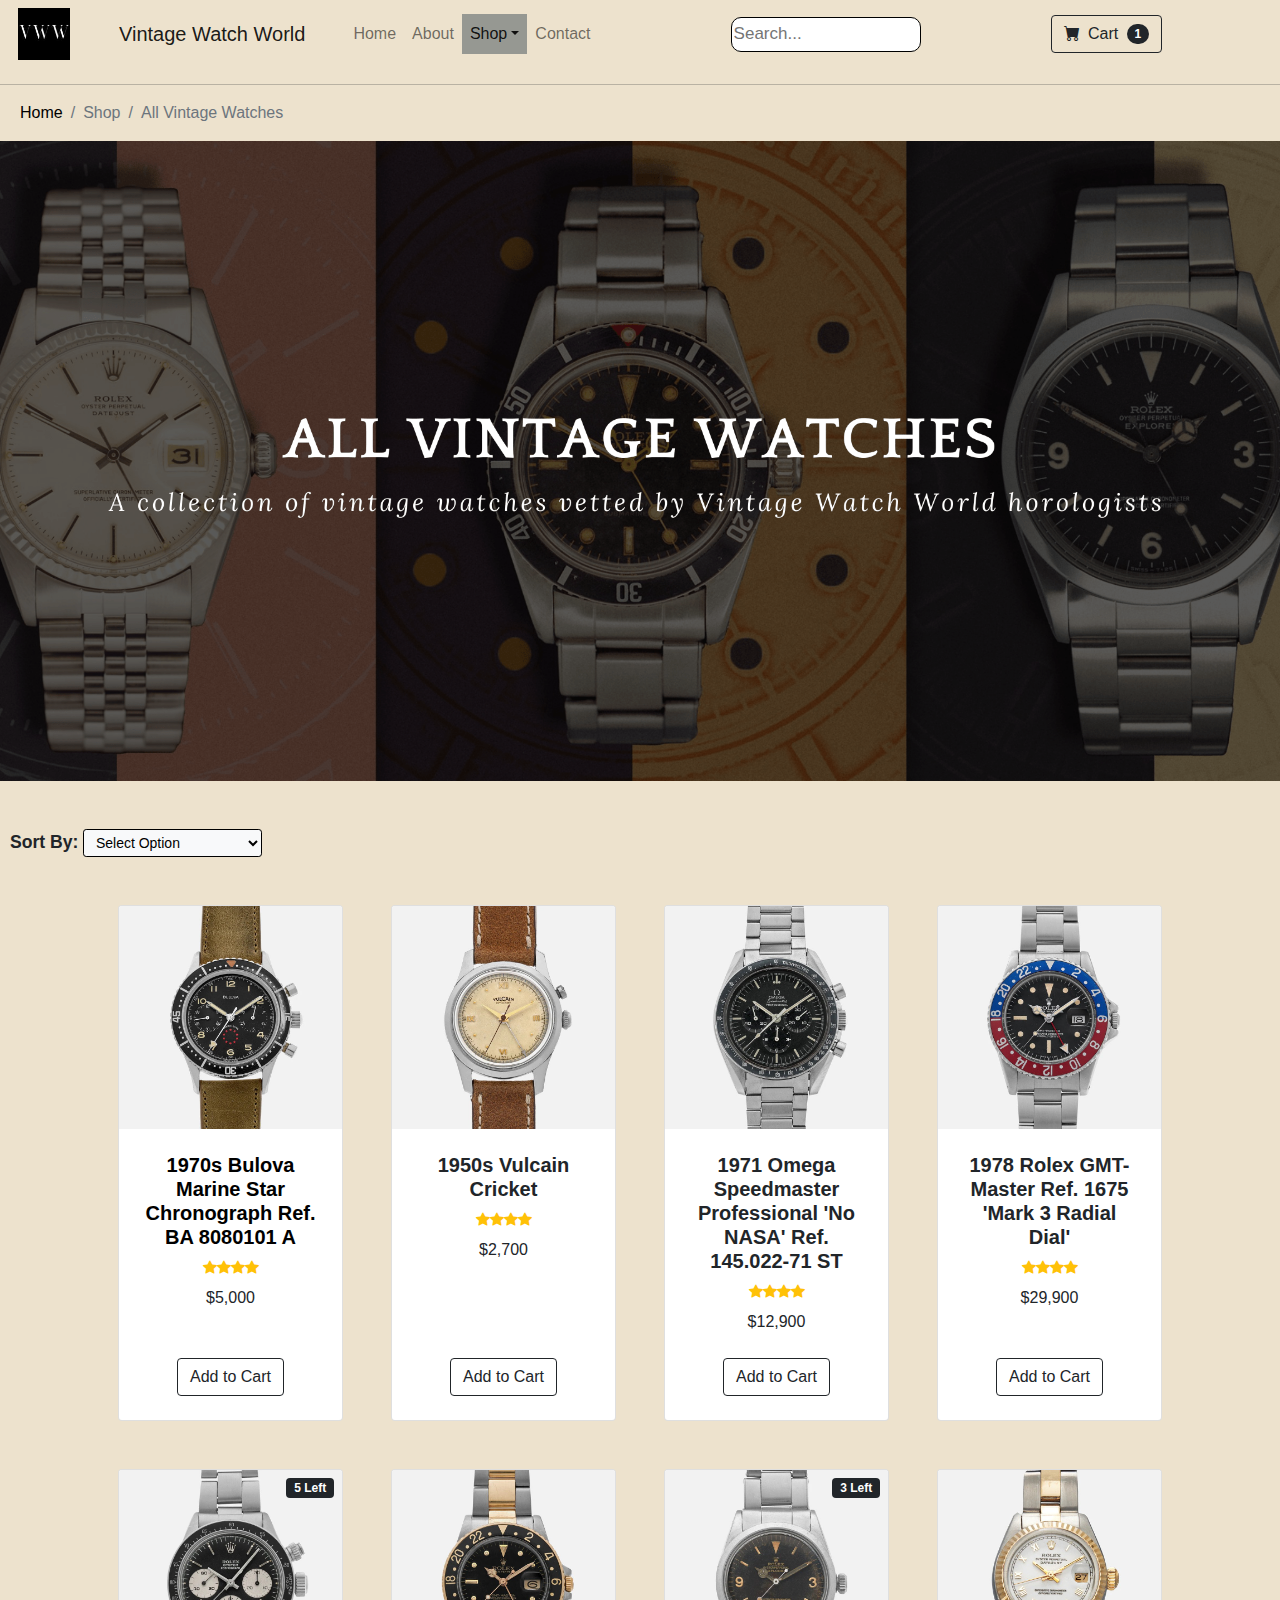
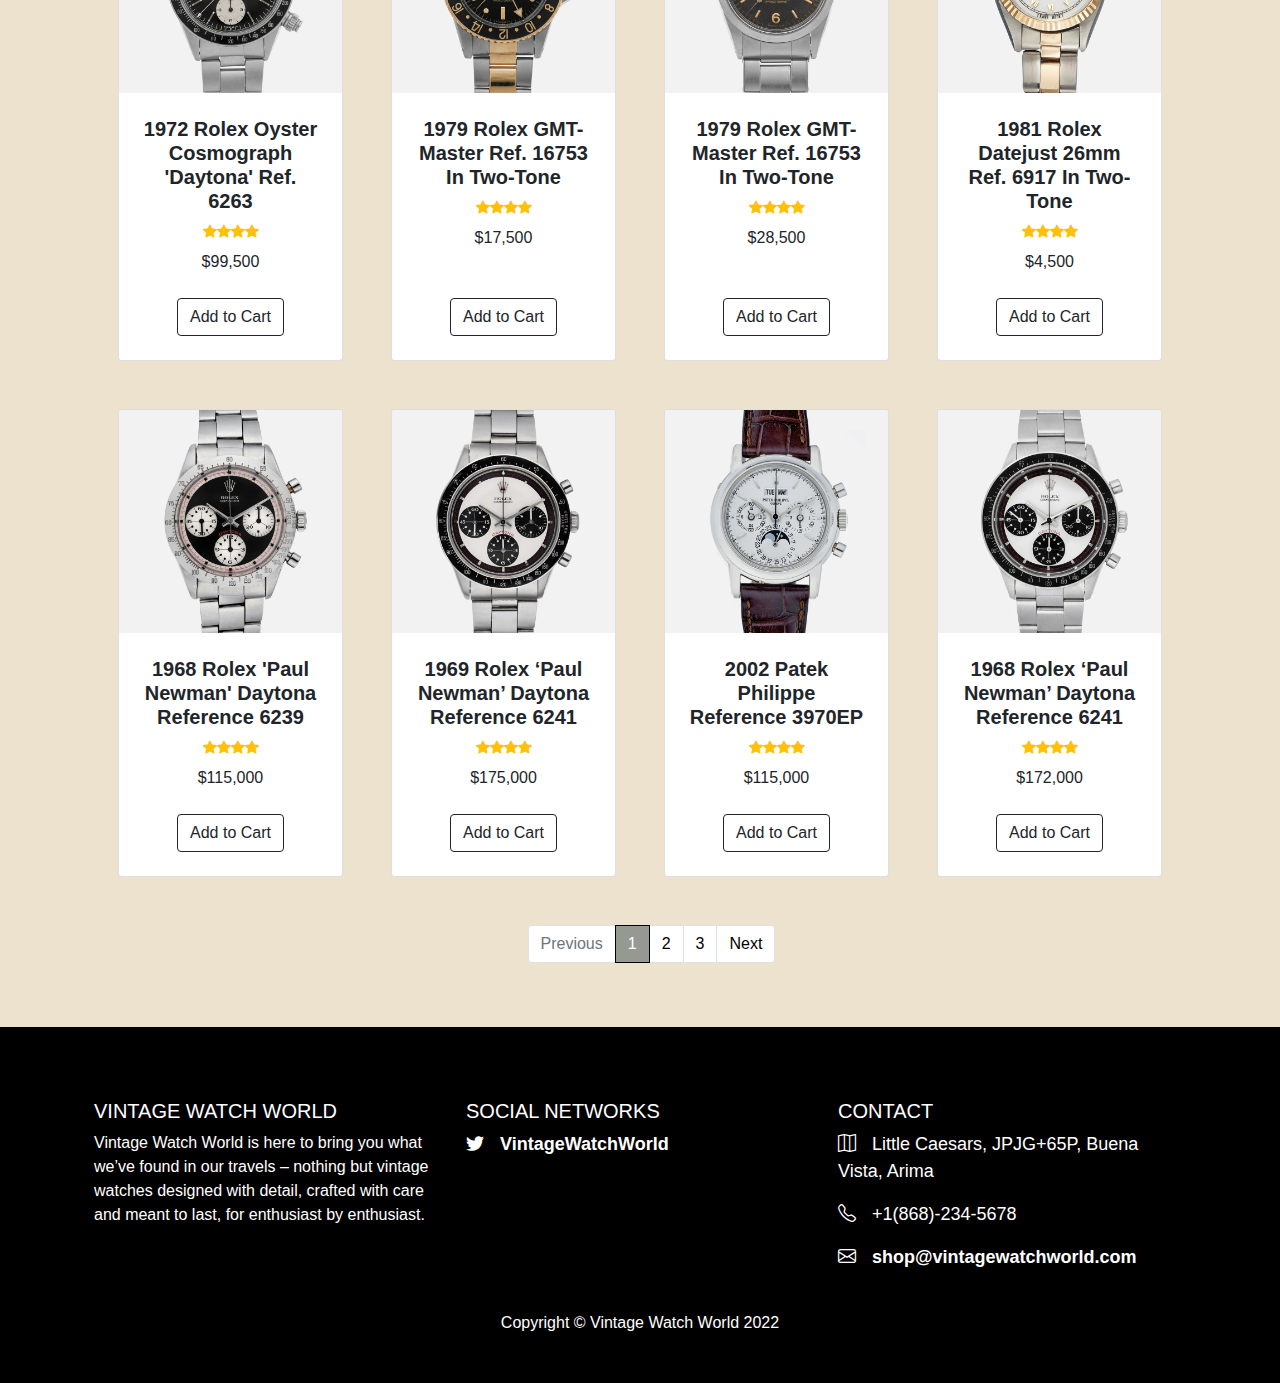
<file: allwatches.html>
<!DOCTYPE html>
<html lang="en">
    <head>
        <meta charset="utf-8" />
        <meta name="viewport" content="width=device-width, initial-scale=1, shrink-to-fit=no" />
        <meta name="description" content="A collection of vintage watches carefully vetted by the Vintage Watch World horologists." />
        <meta name="keywords" content="vintage watch world, vintage watches, vintage watches for sale, cool vintage watches, vintage watches for men, mens vintage watches, rolex vintage watches, seiko vintage watches, vulcain vintage watches, omega vintage watches, bulova vintage watches, patek philippe vintage watches, all vintage watches, vintage watch world all" />
        <title>Vintage Watch World - All Vintage Watches</title>
        <!-- Favicon-->
        <link rel="icon" type="image/x-icon" href="assets/favicon.ico" />
        <!-- Bootstrap icons-->
        <link href="https://cdn.jsdelivr.net/npm/bootstrap-icons@1.5.0/font/bootstrap-icons.css" rel="stylesheet" />
        <!-- Core theme CSS (includes Bootstrap)-->
        <link href="css/styles.css" rel="stylesheet" />
    </head>
    <body>
        <!-- Navigation-->
        <nav class="navbar navbar-expand-lg navbar-light bs-body-bg">
            <div class="container px-4 px-lg-5">
                <a href="index.html">
                <img class="logo" src="images/logo.jpg" alt="logo image" />
                </a>
                <a class="navbar-brand" href="index.html">Vintage Watch World</a>
                <button class="navbar-toggler" type="button" data-bs-toggle="collapse" data-bs-target="#navbarSupportedContent" aria-controls="navbarSupportedContent" aria-expanded="false" aria-label="Toggle navigation"><span class="navbar-toggler-icon"></span></button>
                <div class="collapse navbar-collapse" id="navbarSupportedContent">
                    <ul class="navbar-nav me-auto mb-2 mb-lg-0 ms-lg-4">
                        <li class="nav-item"><a class="nav-link" href="index.html">Home</a></li>
                        <li class="nav-item"><a class="nav-link" href="about.html">About</a></li>
                        <li class="nav-item dropdown">
                            <a class="nav-link dropdown-toggle active" id="navbarDropdown" href="#" role="button" data-bs-toggle="dropdown" aria-expanded="false">Shop</a>
                            <ul class="dropdown-menu" aria-labelledby="navbarDropdown">
                                <li><a class="dropdown-item active" aria-current="page" href="allwatches.html">All Vintage Watches</a></li>
                                <li><hr class="dropdown-divider" /></li>
                                <li><a class="dropdown-item" href="popularwatches.html">Popular Vintage Watches</a></li>
                            </ul>
                        <li class="nav-item"><a class="nav-link" href="contact.html">Contact</a></li>
                        </li>
                    </ul>
                    <form class="formsearch" role="search">
                      <input type="search" id="query" name="q"
                       placeholder="Search...">
                    </form>
                    <form class="d-flex" method="POST" action="cart.html">
                        <button class="btn btn-outline-dark" type="submit">
                            <i class="bi-cart-fill me-1"></i>
                            Cart
                            <span class="badge bg-dark text-white ms-1 rounded-pill">1</span>
                        </button>
                    </form>
                </div>
            </div>
        </nav>
        <hr />
        <!-- Header-->
        <header>
            <nav>
              <ol class="breadcrumb">
                <li class="breadcrumb-item"><a href="index.html">Home</a></li>
                <li class="breadcrumb-item active"><a>Shop</a></li>
                <li class="breadcrumb-item active" aria-current="page">All Vintage Watches</li>
              </ol>
            </nav>
            <img class="banner" src="images/allwatchesbanner.png" alt="Banner Image" />
        </header>
        <!-- Section 1-->
        <section class="py-5">
            <form class="spacer">
              <label for="sort">Sort By:</label>
              <select class="btn-light btn-sm" name="sort" id="sort">
                <option value=""selected="selected">Select Option</option>
                <option value="Price Lowest - Highest">Price Lowest - Highest</option>
                <option value="Price Highest - Lowest">Price Highest - Lowest</option>
                <option value="Newest">Newest</option>
                <option value="Sold">Sold</option>
              </select>
            </form>
            <div class="container px-4 px-lg-5 mt-5">
                <div class="row gx-4 gx-lg-5 row-cols-2 row-cols-md-3 row-cols-xl-4 justify-content-center">
                    <div class="col mb-5">
                        <div class="card h-100">
                            <!-- Product image-->
                            <a class="details" href="bulovamarinestardetails.html">
                              <img class="card-img-top" src="images/watch1.jpg" alt="1970s Bulova Marine Star Chronograph Ref. BA 8080101 A" />
                              <!-- Product details-->
                              <div class="card-body p-4">
                                <div class="text-center">
                                  <!-- Product name-->
                                  <h5 class="fw-bolder">1970s Bulova Marine Star Chronograph Ref. BA 8080101 A</h5>
                            </a>
                                    <!-- Product reviews-->
                                    <div class="d-flex justify-content-center small text-warning mb-2">
                                        <div class="bi-star-fill"></div>
                                        <div class="bi-star-fill"></div>
                                        <div class="bi-star-fill"></div>
                                        <div class="bi-star-fill"></div>
                                    </div>
                                    <!-- Product price-->
                                    $5,000
                                </div>
                            </div>
                            <!-- Product actions-->
                            <div class="card-footer p-4 pt-0 border-top-0 bg-transparent">
                                <div class="text-center"><a class="btn btn-outline-dark mt-auto" href="#">Add to Cart</a></div>
                            </div>
                        </div>
                    </div>
                    <div class="col mb-5">
                        <div class="card h-100">
                            <!-- Product image-->
                            <img class="card-img-top" src="images/watch2.jpg" alt="1950s Vulcain Cricket" />
                            <!-- Product details-->
                            <div class="card-body p-4">
                                <div class="text-center">
                                    <!-- Product name-->
                                    <h5 class="fw-bolder">1950s Vulcain Cricket</h5>
                                    <!-- Product reviews-->
                                    <div class="d-flex justify-content-center small text-warning mb-2">
                                        <div class="bi-star-fill"></div>
                                        <div class="bi-star-fill"></div>
                                        <div class="bi-star-fill"></div>
                                        <div class="bi-star-fill"></div>
                                    </div>
                                    <!-- Product price-->
                                    $2,700
                                </div>
                            </div>
                            <!-- Product actions-->
                            <div class="card-footer p-4 pt-0 border-top-0 bg-transparent">
                                <div class="text-center"><a class="btn btn-outline-dark mt-auto" href="#">Add to Cart</a></div>
                            </div>
                        </div>
                    </div>
                    <div class="col mb-5">
                        <div class="card h-100">
                            <!-- Product image-->
                            <img class="card-img-top" src="images/watch3.jpg" alt="1971 Omega Speedmaster Professional 'No NASA' Ref. 145.022-71 ST" />
                            <!-- Product details-->
                            <div class="card-body p-4">
                                <div class="text-center">
                                    <!-- Product name-->
                                    <h5 class="fw-bolder">1971 Omega Speedmaster Professional 'No NASA' Ref. 145.022-71 ST</h5>
                                    <!-- Product reviews-->
                                    <div class="d-flex justify-content-center small text-warning mb-2">
                                        <div class="bi-star-fill"></div>
                                        <div class="bi-star-fill"></div>
                                        <div class="bi-star-fill"></div>
                                        <div class="bi-star-fill"></div>
                                    </div>
                                    $12,900
                                </div>
                            </div>
                            <!-- Product actions-->
                            <div class="card-footer p-4 pt-0 border-top-0 bg-transparent">
                                <div class="text-center"><a class="btn btn-outline-dark mt-auto" href="#">Add to Cart</a></div>
                            </div>
                        </div>
                    </div>
                    <div class="col mb-5">
                        <div class="card h-100">
                            <!-- Product image-->
                            <img class="card-img-top" src="images/watch4.jpg" alt="1978 Rolex GMT-Master Ref. 1675 'Mark 3 Radial Dial'" />
                            <!-- Product details-->
                            <div class="card-body p-4">
                                <div class="text-center">
                                    <!-- Product name-->
                                    <h5 class="fw-bolder">1978 Rolex GMT-Master Ref. 1675 'Mark 3 Radial Dial'</h5>
                                    <!-- Product reviews-->
                                    <div class="d-flex justify-content-center small text-warning mb-2">
                                        <div class="bi-star-fill"></div>
                                        <div class="bi-star-fill"></div>
                                        <div class="bi-star-fill"></div>
                                        <div class="bi-star-fill"></div>
                                    </div>
                                    <!-- Product price-->
                                    $29,900
                                </div>
                            </div>
                            <!-- Product actions-->
                            <div class="card-footer p-4 pt-0 border-top-0 bg-transparent">
                                <div class="text-center"><a class="btn btn-outline-dark mt-auto" href="#">Add to Cart</a></div>
                            </div>
                        </div>
                    </div>
                    <div class="col mb-5">
                        <div class="card h-100">
                            <!-- Sale badge-->
                            <div class="badge bg-dark text-white position-absolute" style="top: 0.5rem; right: 0.5rem">5 Left</div>
                            <!-- Product image-->
                            <img class="card-img-top" src="images/watch5.jpg" alt="1972 Rolex Oyster Cosmograph 'Daytona' Ref. 6263" />
                            <!-- Product details-->
                            <div class="card-body p-4">
                                <div class="text-center">
                                    <!-- Product name-->
                                    <h5 class="fw-bolder">1972 Rolex Oyster Cosmograph 'Daytona' Ref. 6263</h5>
                                    <!-- Product reviews-->
                                    <div class="d-flex justify-content-center small text-warning mb-2">
                                        <div class="bi-star-fill"></div>
                                        <div class="bi-star-fill"></div>
                                        <div class="bi-star-fill"></div>
                                        <div class="bi-star-fill"></div>
                                    </div>
                                    <!-- Product price-->
                                    $99,500
                                </div>
                            </div>
                            <!-- Product actions-->
                            <div class="card-footer p-4 pt-0 border-top-0 bg-transparent">
                                <div class="text-center"><a class="btn btn-outline-dark mt-auto" href="#">Add to Cart</a></div>
                            </div>
                        </div>
                    </div>
                    <div class="col mb-5">
                        <div class="card h-100">
                            <!-- Product image-->
                            <img class="card-img-top" src="images/watch6.jpg" alt="1979 Rolex GMT-Master Ref. 16753 In Two-Tone" />
                            <!-- Product details-->
                            <div class="card-body p-4">
                                <div class="text-center">
                                    <!-- Product name-->
                                    <h5 class="fw-bolder">1979 Rolex GMT-Master Ref. 16753 In Two-Tone</h5>
                                    <!-- Product reviews-->
                                    <div class="d-flex justify-content-center small text-warning mb-2">
                                        <div class="bi-star-fill"></div>
                                        <div class="bi-star-fill"></div>
                                        <div class="bi-star-fill"></div>
                                        <div class="bi-star-fill"></div>
                                    </div>
                                    <!-- Product price-->
                                    $17,500
                                </div>
                            </div>
                            <!-- Product actions-->
                            <div class="card-footer p-4 pt-0 border-top-0 bg-transparent">
                                <div class="text-center"><a class="btn btn-outline-dark mt-auto" href="#">Add to Cart</a></div>
                            </div>
                        </div>
                    </div>
                    <div class="col mb-5">
                        <div class="card h-100">
                            <!-- Sale badge-->
                            <div class="badge bg-dark text-white position-absolute" style="top: 0.5rem; right: 0.5rem">3 Left</div>
                            <!-- Product image-->
                            <img class="card-img-top" src="images/watch7.jpg" alt="1979 Rolex GMT-Master Ref. 16753 In Two-Tone" />
                            <!-- Product details-->
                            <div class="card-body p-4">
                                <div class="text-center">
                                    <!-- Product name-->
                                    <h5 class="fw-bolder">1979 Rolex GMT-Master Ref. 16753 In Two-Tone</h5>
                                    <!-- Product reviews-->
                                    <div class="d-flex justify-content-center small text-warning mb-2">
                                        <div class="bi-star-fill"></div>
                                        <div class="bi-star-fill"></div>
                                        <div class="bi-star-fill"></div>
                                        <div class="bi-star-fill"></div>
                                    </div>
                                    <!-- Product price-->
                                    $28,500
                                </div>
                            </div>
                            <!-- Product actions-->
                            <div class="card-footer p-4 pt-0 border-top-0 bg-transparent">
                                <div class="text-center"><a class="btn btn-outline-dark mt-auto" href="#">Add to Cart</a></div>
                            </div>
                        </div>
                    </div>
                    <div class="col mb-5">
                        <div class="card h-100">
                            <!-- Product image-->
                            <img class="card-img-top" src="images/watch8.jpg" alt="1981 Rolex Datejust 26mm Ref. 6917 In Two-Tone" />
                            <!-- Product details-->
                            <div class="card-body p-4">
                                <div class="text-center">
                                    <!-- Product name-->
                                    <h5 class="fw-bolder">1981 Rolex Datejust 26mm Ref. 6917 In Two-Tone</h5>
                                    <!-- Product reviews-->
                                    <div class="d-flex justify-content-center small text-warning mb-2">
                                        <div class="bi-star-fill"></div>
                                        <div class="bi-star-fill"></div>
                                        <div class="bi-star-fill"></div>
                                        <div class="bi-star-fill"></div>
                                    </div>
                                    <!-- Product price-->
                                    $4,500
                                </div>
                            </div>
                            <!-- Product actions-->
                            <div class="card-footer p-4 pt-0 border-top-0 bg-transparent">
                                <div class="text-center"><a class="btn btn-outline-dark mt-auto" href="#">Add to Cart</a></div>
                            </div>
                        </div>
                    </div>
                    <div class="col mb-5">
                        <div class="card h-100">
                            <!-- Product image-->
                            <img class="card-img-top" src="images/watch9.jpg" alt="1970s Bulova Marine Star Chronograph Ref. BA 8080101 A" />
                            <!-- Product details-->
                            <div class="card-body p-4">
                                <div class="text-center">
                                    <!-- Product name-->
                                    <h5 class="fw-bolder">1968 Rolex 'Paul Newman' Daytona Reference 6239</h5>
                                    <!-- Product reviews-->
                                    <div class="d-flex justify-content-center small text-warning mb-2">
                                        <div class="bi-star-fill"></div>
                                        <div class="bi-star-fill"></div>
                                        <div class="bi-star-fill"></div>
                                        <div class="bi-star-fill"></div>
                                    </div>
                                    <!-- Product price-->
                                    $115,000
                                </div>
                            </div>
                            <!-- Product actions-->
                            <div class="card-footer p-4 pt-0 border-top-0 bg-transparent">
                                <div class="text-center"><a class="btn btn-outline-dark mt-auto" href="#">Add to Cart</a></div>
                            </div>
                        </div>
                    </div>
                    <div class="col mb-5">
                        <div class="card h-100">
                            <!-- Product image-->
                            <img class="card-img-top" src="images/watch10.jpg" alt="1950s Vulcain Cricket" />
                            <!-- Product details-->
                            <div class="card-body p-4">
                                <div class="text-center">
                                    <!-- Product name-->
                                    <h5 class="fw-bolder">1969 Rolex ‘Paul Newman’ Daytona Reference 6241</h5>
                                    <!-- Product reviews-->
                                    <div class="d-flex justify-content-center small text-warning mb-2">
                                        <div class="bi-star-fill"></div>
                                        <div class="bi-star-fill"></div>
                                        <div class="bi-star-fill"></div>
                                        <div class="bi-star-fill"></div>
                                    </div>
                                    <!-- Product price-->
                                    $175,000
                                </div>
                            </div>
                            <!-- Product actions-->
                            <div class="card-footer p-4 pt-0 border-top-0 bg-transparent">
                                <div class="text-center"><a class="btn btn-outline-dark mt-auto" href="#">Add to Cart</a></div>
                            </div>
                        </div>
                    </div>
                    <div class="col mb-5">
                        <div class="card h-100">
                            <!-- Product image-->
                            <img class="card-img-top" src="images/watch11.jpg" alt="1971 Omega Speedmaster Professional 'No NASA' Ref. 145.022-71 ST" />
                            <!-- Product details-->
                            <div class="card-body p-4">
                                <div class="text-center">
                                    <!-- Product name-->
                                    <h5 class="fw-bolder">2002 Patek Philippe Reference 3970EP</h5>
                                    <!-- Product reviews-->
                                    <div class="d-flex justify-content-center small text-warning mb-2">
                                        <div class="bi-star-fill"></div>
                                        <div class="bi-star-fill"></div>
                                        <div class="bi-star-fill"></div>
                                        <div class="bi-star-fill"></div>
                                    </div>
                                    $115,000
                                </div>
                            </div>
                            <!-- Product actions-->
                            <div class="card-footer p-4 pt-0 border-top-0 bg-transparent">
                                <div class="text-center"><a class="btn btn-outline-dark mt-auto" href="#">Add to Cart</a></div>
                            </div>
                        </div>
                    </div>
                    <div class="col mb-5">
                        <div class="card h-100">
                            <!-- Product image-->
                            <img class="card-img-top" src="images/watch12.jpg" alt="1978 Rolex GMT-Master Ref. 1675 'Mark 3 Radial Dial'" />
                            <!-- Product details-->
                            <div class="card-body p-4">
                                <div class="text-center">
                                    <!-- Product name-->
                                    <h5 class="fw-bolder">1968 Rolex ‘Paul Newman’ Daytona Reference 6241</h5>
                                    <!-- Product reviews-->
                                    <div class="d-flex justify-content-center small text-warning mb-2">
                                        <div class="bi-star-fill"></div>
                                        <div class="bi-star-fill"></div>
                                        <div class="bi-star-fill"></div>
                                        <div class="bi-star-fill"></div>
                                    </div>
                                    <!-- Product price-->
                                    $172,000
                                </div>
                            </div>
                            <!-- Product actions-->
                            <div class="card-footer p-4 pt-0 border-top-0 bg-transparent">
                                <div class="text-center"><a class="btn btn-outline-dark mt-auto" href="#">Add to Cart</a></div>
                            </div>
                        </div>
                    </div>
                    <nav aria-label="page">
                      <ul class="pagination">
                        <li class="page-item disabled">
                          <span class="page-link">Previous</span>
                        </li>
                        <li class="page-item active"><a class="page-link" href="#">1</a></li>
                        <li class="page-item"><a class="page-link" href="#">2</a></li>
                        <li class="page-item"><a class="page-link" href="#">3</a></li>
                        <li class="page-item">
                          <a class="page-link" href="#">Next</a>
                        </li>
                      </ul>
                    </nav>
                </div>
            </div>
        </section>
        <!-- Footer-->
        <footer class="py-5 bg-black text-white">
          <div class="container p-4">
            <!--Grid row-->
            <div class="row">
              <!--Grid column-->
              <div class="col-lg-4 col-md-12 mb-4 mb-md-0">
                <h5 class="text-uppercase">Vintage Watch World</h5>

                <p>
                  Vintage Watch World is here to bring you what we’ve found in our travels – nothing but vintage watches designed with detail, crafted with care and meant to last, for enthusiast by enthusiast.
                </p>
              </div>
              <!--Grid column-->

              <!--Grid column-->
              <div class="col-lg-4 col-md-12 mb-4 mb-md-0">
                <h5 class="text-uppercase">Social Networks</h5>
                      <div class="abc">
                        <ul class="list-unstyled mb-0">
                            <li>
                                <p><i class="bi bi-twitter me-3"></i><a href="https://twitter.com/" id="mail">VintageWatchWorld</a></p> 
                            </li>
                        </ul>
                      </div>
              </div>
              <!--Grid column-->

              <!--Grid column-->
              <div class="col-lg-4 col-md-12 mb-4 mb-md-0">
                <h5 class="text-uppercase">Contact</h5>
                    <div class="abc">
                        <ul class="list-unstyled mb-0">
                            <li>
                                <p><i class="bi bi-map me-3"></i>Little Caesars, JPJG+65P, Buena Vista, Arima</p>
                            </li>

                            <li>
                                <p><i class="bi bi-telephone me-3"></i>+1(868)-234-5678</p>
                            </li>

                            <li>
                                <p><i class="bi bi-envelope me-3"></i><a href="mailto:someone@example.com" id="mail">shop@vintagewatchworld.com</a></p>
                            </li>
                        </ul>
                      </div>
                    </div>
              <!--Grid column-->
              </div>
            <!--Grid row-->
          </div>
          <div class="container"><p class="m-0 text-center text-white">Copyright &copy; Vintage Watch World 2022</p></div>
        </footer>
        <!-- Bootstrap core JS-->
        <script src="https://cdn.jsdelivr.net/npm/bootstrap@5.1.3/dist/js/bootstrap.bundle.min.js"></script>
        <!-- Core theme JS-->
        <script src="js/scripts.js"></script>
    </body>
</html>
</file>
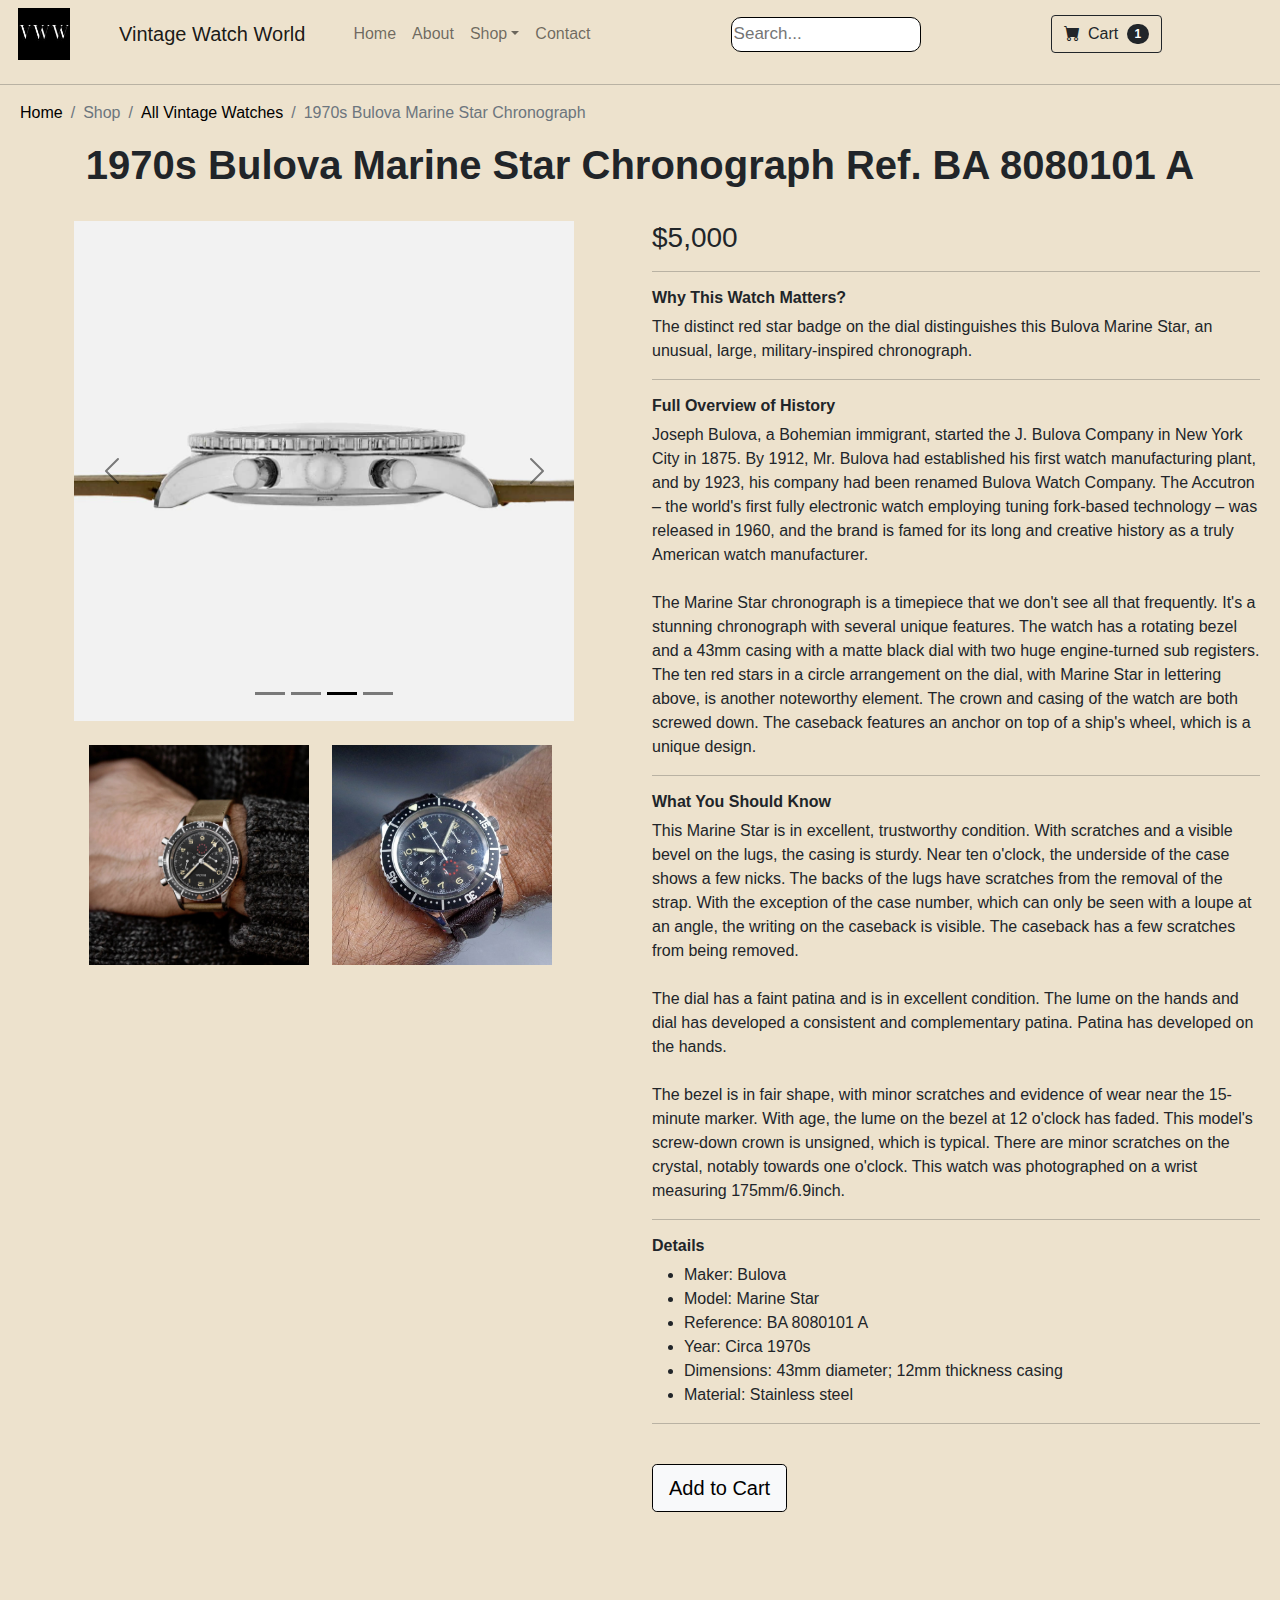
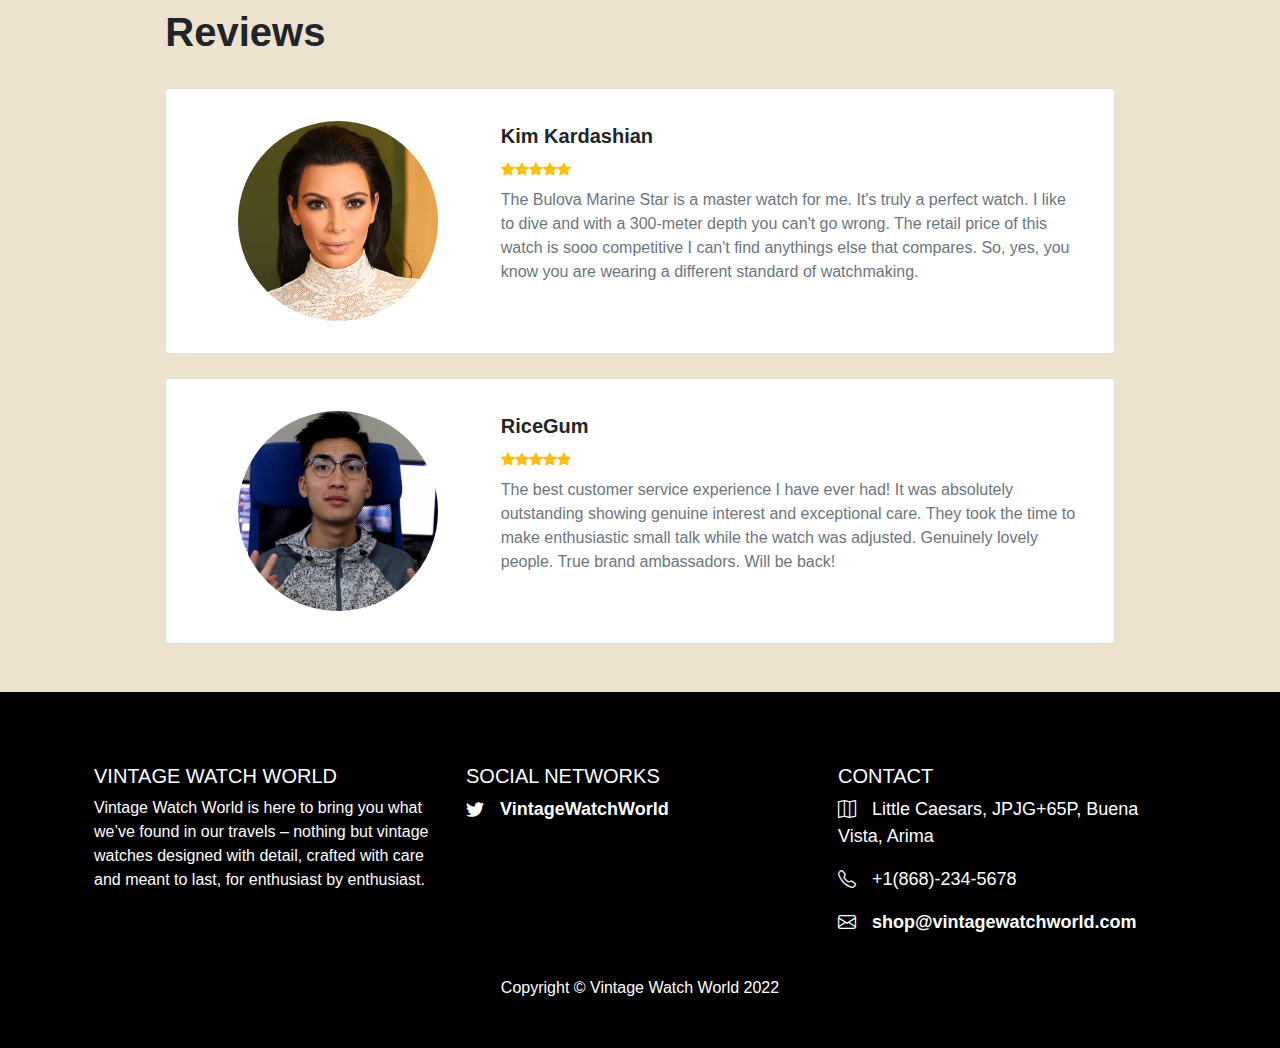
<file: bulovamarinestardetails.html>
<!DOCTYPE html>
<html lang="en">
    <head>
        <meta charset="utf-8" />
        <meta name="viewport" content="width=device-width, initial-scale=1, shrink-to-fit=no" />
        <meta name="description" content="1970s Bulova Marine Star Chronograph is a unique watch not very often seen, it features distinct red star badge on the dial, is military-inspired and was larger than its predecessor." />
        <meta name="keywords" content="vintage watch world, vintage watches, vintage watches for sale, cool vintage watches, vintage watches for men, mens vintage watches, rolex vintage watches, seiko vintage watches, vulcain vintage watches, omega vintage watches, bulova vintage watches, patek philippe vintage watches, 1970s bulova, 1970s bulova marine star chronograph, bulova marine star chronograph details" />
        <title>1970s Bulova Marine Star Chronograph Ref. BA 8080101 A - Vintage Watch World</title>
        <!-- Favicon-->
        <link rel="icon" type="image/x-icon" href="assets/favicon.ico" />
        <!-- Bootstrap icons-->
        <link href="https://cdn.jsdelivr.net/npm/bootstrap-icons@1.5.0/font/bootstrap-icons.css" rel="stylesheet" />
        <!-- Core theme CSS (includes Bootstrap)-->
        <link href="css/styles.css" rel="stylesheet" />
    </head>
    <body>
        <!-- Navigation-->
        <nav class="navbar navbar-expand-lg navbar-light bs-body-bg">
            <div class="container px-4 px-lg-5">
                <a href="index.html">
                <img class="logo" src="images/logo.jpg" alt="logo image" />
                </a>
                <a class="navbar-brand" href="index.html">Vintage Watch World</a>
                <button class="navbar-toggler" type="button" data-bs-toggle="collapse" data-bs-target="#navbarSupportedContent" aria-controls="navbarSupportedContent" aria-expanded="false" aria-label="Toggle navigation"><span class="navbar-toggler-icon"></span></button>
                <div class="collapse navbar-collapse" id="navbarSupportedContent">
                    <ul class="navbar-nav me-auto mb-2 mb-lg-0 ms-lg-4">
                        <li class="nav-item"><a class="nav-link" href="index.html">Home</a></li>
                        <li class="nav-item"><a class="nav-link" href="about.html">About</a></li>
                        <li class="nav-item dropdown">
                            <a class="nav-link dropdown-toggle" id="navbarDropdown" href="#" role="button" data-bs-toggle="dropdown" aria-expanded="false">Shop</a>
                            <ul class="dropdown-menu" aria-labelledby="navbarDropdown">
                                <li><a class="dropdown-item" href="allwatches.html">All Vintage Watches</a></li>
                                <li><hr class="dropdown-divider" /></li>
                                <li><a class="dropdown-item" href="popularwatches.html">Popular Vintage Watches</a></li>
                            </ul>
                        <li class="nav-item"><a class="nav-link" href="contact.html">Contact</a></li>
                        </li>
                    </ul>
                    <form class="formsearch" role="search">
                      <input type="search" id="query" name="q"
                       placeholder="Search...">
                    </form>
                    <form class="d-flex" method="POST" action="cart.html">
                        <button class="btn btn-outline-dark" type="submit">
                            <i class="bi-cart-fill me-1"></i>
                            Cart
                            <span class="badge bg-dark text-white ms-1 rounded-pill">1</span>
                        </button>
                    </form>
                </div>
            </div>
        </nav>
        <hr />
        <!-- Header-->
        <header>
            <nav>
              <ol class="breadcrumb">
                <li class="breadcrumb-item"><a href="index.html">Home</a></li>
                <li class="breadcrumb-item active"><a>Shop</a></li>
                <li class="breadcrumb-item"><a href="allwatches.html">All Vintage Watches</a></li>                
                <li class="breadcrumb-item active" aria-current="page">1970s Bulova Marine Star Chronograph</li>
              </ol>
            </nav>
            <h1 class="text-center">1970s Bulova Marine Star Chronograph Ref. BA 8080101 A</h1>
        </header>
        <br />
        <div class="addmargin2">
        <!--Section 1-->
        <section>
          <div class="row">
            <div class="col">
              <div class="container">     
                <div id="carouselExampleIndicators" class="carousel carousel-dark slide mx-auto" data-bs-ride="carousel" data-bs-interval="false">
                  <div class="carousel-indicators">
                    <button type="button" data-bs-target="#carouselExampleIndicators" data-bs-slide-to="0" class="active" aria-current="true" aria-label="Slide 1"></button>
                    <button type="button" data-bs-target="#carouselExampleIndicators" data-bs-slide-to="1" aria-label="Slide 2"></button>
                    <button type="button" data-bs-target="#carouselExampleIndicators" data-bs-slide-to="2" aria-label="Slide 3"></button>
                    <button type="button" data-bs-target="#carouselExampleIndicators" data-bs-slide-to="3" aria-label="Slide 4"></button>
                  </div>
                  <div class="carousel-inner">
                    <div class="carousel-item active">
                      <img src="images/watch1.jpg" class="d-block w-100" alt="1970s Bulova Marine Star Front View">
                    </div>
                    <div class="carousel-item">
                      <img src="images/rearview.jpg" class="d-block w-100" alt="1970s Bulova Marine Star Back View">
                    </div>
                    <div class="carousel-item">
                      <img src="images/sideview.jpg" class="d-block w-100" alt="1970s Bulova Marine Star Side View R">
                    </div>
                    <div class="carousel-item">
                      <img src="images/sideview2.jpg" class="d-block w-100" alt="1970s Bulova Marine Star Side View L">
                    </div>
                  </div>
                  <button class="carousel-control-prev" type="button" data-bs-target="#carouselExampleIndicators" data-bs-slide="prev">
                    <span class="carousel-control-prev-icon" aria-hidden="true"></span>
                    <span class="visually-hidden">Previous</span>
                  </button>
                  <button class="carousel-control-next" type="button" data-bs-target="#carouselExampleIndicators" data-bs-slide="next">
                    <span class="carousel-control-next-icon" aria-hidden="true"></span>
                    <span class="visually-hidden">Next</span>
                  </button>
                </div>
                <br>
                <div class="row">
                  <div class="col-5 text-end"><img src="images/worenview.jpg" id="woren"></div>
                  <div class="col-4 text-start"><img src="images/worenview2.jpg" id="woren"></div>
                </div>
              </div>
            </div>
            <div class="col-6">
              <div id="container">
                <h3 class="price">$5,000</h3>
                <hr>
                <h6>Why This Watch Matters?</h6>
                <p>The distinct red star badge on the dial distinguishes this Bulova Marine Star, an unusual, large, military-inspired chronograph.</p>
                <hr>
                <h6>Full Overview of History</h6>
                <p>Joseph Bulova, a Bohemian immigrant, started the J. Bulova Company in New York City in 1875. By 1912, Mr. Bulova had established his first watch manufacturing plant, and by 1923, his company had been renamed Bulova Watch Company. The Accutron – the world's first fully electronic watch employing tuning fork-based technology – was released in 1960, and the brand is famed for its long and creative history as a truly American watch manufacturer.<br><br>The Marine Star chronograph is a timepiece that we don't see all that frequently. It's a stunning chronograph with several unique features. The watch has a rotating bezel and a 43mm casing with a matte black dial with two huge engine-turned sub registers. The ten red stars in a circle arrangement on the dial, with Marine Star in lettering above, is another noteworthy element. The crown and casing of the watch are both screwed down. The caseback features an anchor on top of a ship's wheel, which is a unique design.
                </p>
                <hr>
                <h6>What You Should Know</h6>
                <p>This Marine Star is in excellent, trustworthy condition. With scratches and a visible bevel on the lugs, the casing is sturdy. Near ten o'clock, the underside of the case shows a few nicks. The backs of the lugs have scratches from the removal of the strap. With the exception of the case number, which can only be seen with a loupe at an angle, the writing on the caseback is visible. The caseback has a few scratches from being removed. <br><br>The dial has a faint patina and is in excellent condition. The lume on the hands and dial has developed a consistent and complementary patina. Patina has developed on the hands.<br><br>The bezel is in fair shape, with minor scratches and evidence of wear near the 15-minute marker. With age, the lume on the bezel at 12 o'clock has faded. This model's screw-down crown is unsigned, which is typical. There are minor scratches on the crystal, notably towards one o'clock. This watch was photographed on a wrist measuring 175mm/6.9inch.
                </p>
                <hr>
                <h6>Details</h6>
                <ul>
                  <li>Maker: Bulova</li>
                  <li>Model: Marine Star</li>
                  <li>Reference: BA 8080101 A</li>
                  <li>Year: Circa 1970s</li>
                  <li>Dimensions: 43mm diameter; 12mm thickness casing</li>              
                  <li>Material: Stainless steel</li>
                </ul>
                <hr>
                <br />
                <button type="button" class="btn btn-light btn-lg me-2">Add to Cart</button>
              </div>
            </div> 
          </div>
        </section>
        <br>
        <br>
        <!--Section 2-->
        <section class="p-4 p-md-5 text-center text-lg-start shadow-1-strong rounded">
          <div class="row d-flex justify-content-center">
            <div class="col-md-10">
              <h1>Reviews</h1>
              <br>
              <div class="card">
                <div class="card-body m-3">
                  <div class="row">
                    <div class="col-lg-4 d-flex justify-content-center align-items-center mb-4 mb-lg-0">
                      <img src="images/kimk.jpg"
                        class="rounded-circle shadow-1" alt="Customer Portrait Image" width="200" height="200" />
                    </div>
                    <div class="col-lg-8">
                      <p class="fw-bold lead mb-2"><strong>Kim Kardashian</strong></p>
                      <div class="d-flex small text-warning mb-2">
                          <div class="bi-star-fill"></div>
                          <div class="bi-star-fill"></div>
                          <div class="bi-star-fill"></div>
                          <div class="bi-star-fill"></div>
                          <div class="bi-star-fill"></div>
                      </div>
                      <p class="text-muted fw-light mb-4">
                        The Bulova Marine Star is a master watch for me. It's truly a perfect watch. I like to dive and with a 300-meter depth you can't go wrong. The retail price of this watch is sooo competitive I can't find anythings else that compares. So, yes, you know you are wearing a different standard of watchmaking.
                      </p>
                    </div>
                  </div>
                </div>
              </div>
              <br>
              <div class="card">
                <div class="card-body m-3">
                  <div class="row">
                    <div class="col-lg-4 d-flex justify-content-center align-items-center mb-4 mb-lg-0">
                      <img src="images/ricegum.jpg"
                        class="rounded-circle shadow-1" alt="Customer Portrait Image" width="200" height="200" />
                    </div>
                    <div class="col-lg-8">
                      <p class="fw-bold lead mb-2"><strong>RiceGum</strong></p>
                      <div class="d-flex small text-warning mb-2">
                          <div class="bi-star-fill"></div>
                          <div class="bi-star-fill"></div>
                          <div class="bi-star-fill"></div>
                          <div class="bi-star-fill"></div>
                          <div class="bi-star-fill"></div>
                      </div>
                      <p class="text-muted fw-light mb-4">
                        The best customer service experience I have ever had! It was absolutely outstanding showing genuine interest and exceptional care. They took the time to make enthusiastic small talk while the watch was adjusted. Genuinely lovely people. True brand ambassadors. Will be back!
                      </p>
                    </div>
                  </div>
                </div>
              </div>
            </div>
          </div>
        </section>
        </div>        
        <!-- Footer-->
        <footer class="py-5 bg-black text-white">
          <div class="container p-4">
            <!--Grid row-->
            <div class="row">
              <!--Grid column-->
              <div class="col-lg-4 col-md-12 mb-4 mb-md-0">
                <h5 class="text-uppercase">Vintage Watch World</h5>

                <p>
                  Vintage Watch World is here to bring you what we’ve found in our travels – nothing but vintage watches designed with detail, crafted with care and meant to last, for enthusiast by enthusiast.
                </p>
              </div>
              <!--Grid column-->

              <!--Grid column-->
              <div class="col-lg-4 col-md-12 mb-4 mb-md-0">
                <h5 class="text-uppercase">Social Networks</h5>
                      <div class="abc">
                        <ul class="list-unstyled mb-0">
                            <li>
                                <p><i class="bi bi-twitter me-3"></i><a href="https://twitter.com/" id="mail">VintageWatchWorld</a></p> 
                            </li>
                        </ul>
                      </div>
              </div>
              <!--Grid column-->

              <!--Grid column-->
              <div class="col-lg-4 col-md-12 mb-4 mb-md-0">
                <h5 class="text-uppercase">Contact</h5>
                    <div class="abc">
                        <ul class="list-unstyled mb-0">
                            <li>
                                <p><i class="bi bi-map me-3"></i>Little Caesars, JPJG+65P, Buena Vista, Arima</p>
                            </li>

                            <li>
                                <p><i class="bi bi-telephone me-3"></i>+1(868)-234-5678</p>
                            </li>

                            <li>
                                <p><i class="bi bi-envelope me-3"></i><a href="mailto:someone@example.com" id="mail">shop@vintagewatchworld.com</a></p>
                            </li>
                        </ul>
                      </div>
                    </div>
              <!--Grid column-->
              </div>
            <!--Grid row-->
          </div>
          <div class="container"><p class="m-0 text-center text-white">Copyright &copy; Vintage Watch World 2022</p></div>
        </footer>
        <!-- Bootstrap core JS-->
        <script src="https://cdn.jsdelivr.net/npm/bootstrap@5.1.3/dist/js/bootstrap.bundle.min.js"></script>
        <!-- Core theme JS-->
        <script src="js/scripts.js"></script>
    </body>
</html>
</file>
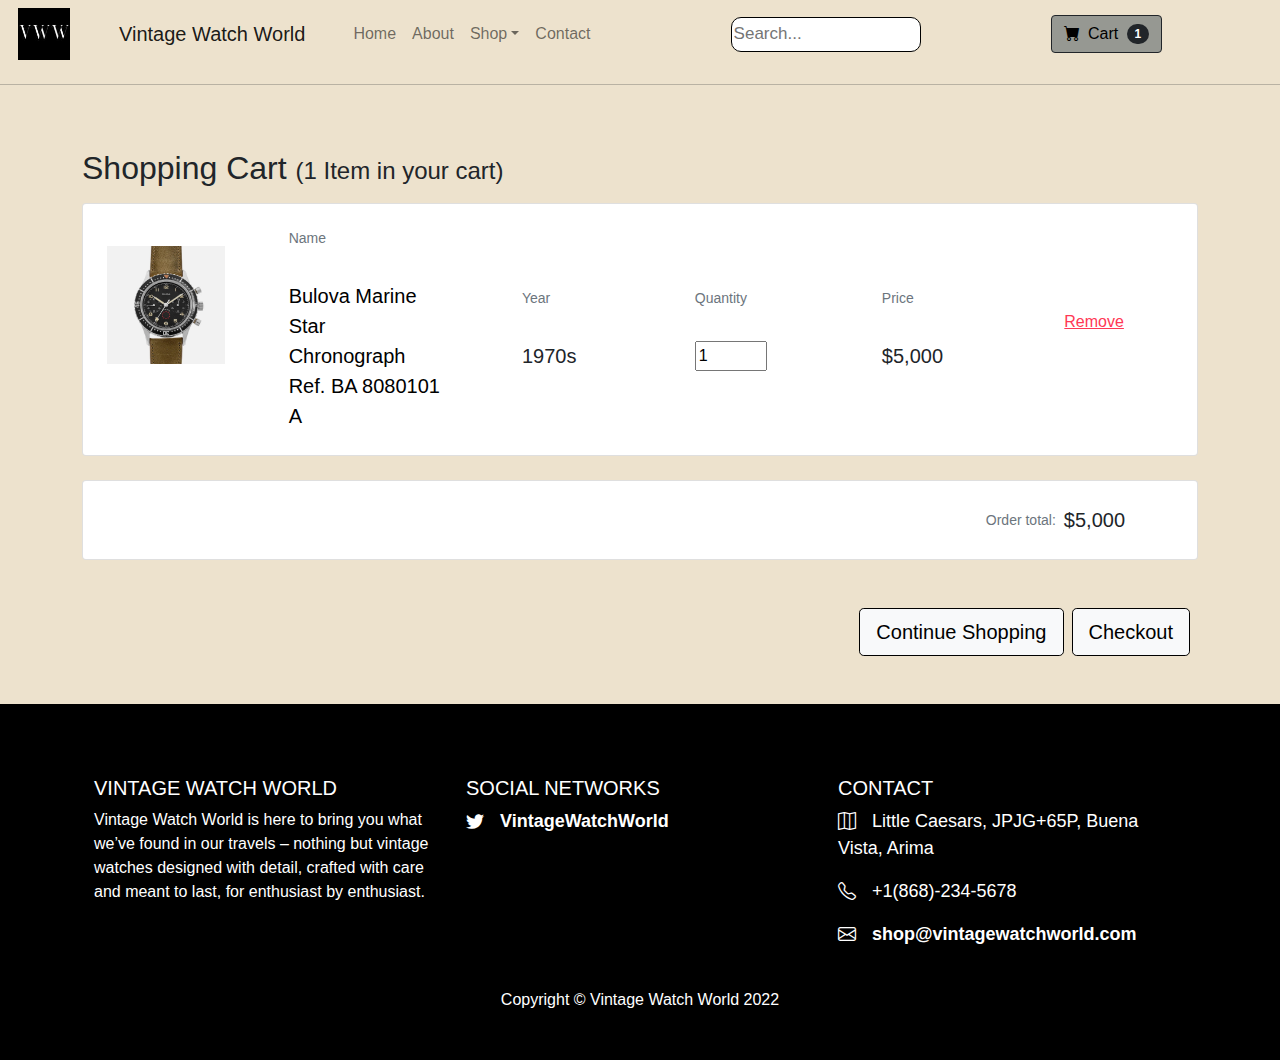
<file: cart.html>
<!DOCTYPE html>
<html lang="en">
    <head>
        <meta charset="utf-8" />
        <meta name="viewport" content="width=device-width, initial-scale=1, shrink-to-fit=no" />
        <meta name="description" content="Customers can purchase or view items and balance from their cart." />
        <meta name="keywords" content="vintage watch world, vintage watches, vintage watches for sale, cool vintage watches, vintage watches for men, mens vintage watches, rolex vintage watches, seiko vintage watches, vulcain vintage watches, omega vintage watches, bulova vintage watches, patek philippe vintage watches, vintage watch world cart, vintage watch world shopping cart" />
        <title>Vintage Watch World - Cart</title>
        <!-- Favicon-->
        <link rel="icon" type="image/x-icon" href="assets/favicon.ico" />
        <!-- Bootstrap icons-->
        <link href="https://cdn.jsdelivr.net/npm/bootstrap-icons@1.5.0/font/bootstrap-icons.css" rel="stylesheet" />
        <!-- Core theme CSS (includes Bootstrap)-->
        <link href="css/styles.css" rel="stylesheet" />
    </head>
    <body>
        <!-- Navigation-->
        <nav class="navbar navbar-expand-lg navbar-light bs-body-bg">
            <div class="container px-4 px-lg-5">
                <a href="index.html">
                <img class="logo" src="images/logo.jpg" alt="logo image" />
                </a>
                <a class="navbar-brand" href="index.html">Vintage Watch World</a>
                <button class="navbar-toggler" type="button" data-bs-toggle="collapse" data-bs-target="#navbarSupportedContent" aria-controls="navbarSupportedContent" aria-expanded="false" aria-label="Toggle navigation"><span class="navbar-toggler-icon"></span></button>
                <div class="collapse navbar-collapse" id="navbarSupportedContent">
                    <ul class="navbar-nav me-auto mb-2 mb-lg-0 ms-lg-4">
                        <li class="nav-item"><a class="nav-link" href="index.html">Home</a></li>
                        <li class="nav-item"><a class="nav-link" href="about.html">About</a></li>
                        <li class="nav-item dropdown">
                            <a class="nav-link dropdown-toggle" id="navbarDropdown" href="#" role="button" data-bs-toggle="dropdown" aria-expanded="false">Shop</a>
                            <ul class="dropdown-menu" aria-labelledby="navbarDropdown">
                                <li><a class="dropdown-item" href="allwatches.html">All Vintage Watches</a></li>
                                <li><hr class="dropdown-divider" /></li>
                                <li><a class="dropdown-item" href="popularwatches.html">Popular Vintage Watches</a></li>
                            </ul>
                        <li class="nav-item"><a class="nav-link" href="contact.html">Contact</a></li>
                        </li>
                    </ul>
                    <form class="formsearch" role="search">
                      <input type="search" id="query" name="q"
                       placeholder="Search...">
                    </form>
                    <form class="d-flex" method="POST" action="cart.html">
                        <button class="btn btn-outline-dark active" aria-current="page" type="submit">
                            <i class="bi-cart-fill me-1"></i>
                            Cart
                            <span class="badge bg-dark text-white ms-1 rounded-pill">1</span>
                        </button>
                    </form>
                </div>
            </div>
        </nav>
        <hr />
        <br />
        <br />
        <!-- Section 1 -->
        <section>
          <div class="container h-100">
            <div class="row d-flex justify-content-center align-items-center h-100">
              <div class="col">
                <p><span class="h2">Shopping Cart </span><span class="h4">(1 Item in your cart)</span></p>
                <div class="card mb-4">
                  <div class="card-body p-4">
                    <div class="row align-items-center">
                      <div class="col-md-2">
                        <img src="images\watch1.jpg"
                          class="img-fluid" alt="1970s Bulova Marine Star Chronograph Ref. BA 8080101 A">
                      </div>
                      <div class="col-md-2 d-flex justify-content-center">
                        <div>
                          <p class="small text-muted mb-4 pb-2">Name</p>
                          <a class="details" href="bulovamarinestardetails.html">
                            <p class="lead fw-normal mb-0">Bulova Marine Star Chronograph Ref. BA 8080101 A</p>
                          </a>
                        </div>
                      </div>
                      <div class="col-md-2 d-flex justify-content-center">
                        <div>
                          <p class="small text-muted mb-4 pb-2">Year</p>
                          <p class="lead fw-normal mb-0">1970s</p>
                        </div>
                      </div>
                      <div class="col-md-2 d-flex justify-content-center">
                        <div>
                          <p class="small text-muted mb-4 pb-2">Quantity</p>
                          <input type="number" name="favNumber" value="1" min="1" max="100" step="1"/>
                        </div>
                      </div>
                      <div class="col-md-2 d-flex justify-content-center">
                        <div>
                          <p class="small text-muted mb-4 pb-2">Price</p>
                          <p class="lead fw-normal mb-0">$5,000</p>
                        </div>
                      </div>
                      <div class="col-md-2 d-flex justify-content-center">
                        <div>
                          <p class="mink">Remove</p>
                        </div>
                      </div>
                    </div>
                  </div>
                </div>
                <div class="card mb-5">
                  <div class="card-body p-4">
                    <div class="float-end">
                      <p class="mb-0 me-5 d-flex align-items-center">
                        <span class="small text-muted me-2">Order total:</span> <span
                          class="lead fw-normal">$5,000</span>
                      </p>
                    </div>
                  </div>
                </div>
                <div class="d-flex justify-content-end">
                  <a href="index.html"><button type="button" class="btn btn-light btn-lg me-2">Continue Shopping</button></a>
                  <button type="button" class="btn btn-light btn-lg me-2">Checkout</button>
                </div>
              </div>
            </div>
          </div>
        </section>
        <br />
        <br />
        <!-- Footer-->
        <footer class="py-5 bg-black text-white">
          <div class="container p-4">
            <!--Grid row-->
            <div class="row">
              <!--Grid column-->
              <div class="col-lg-4 col-md-12 mb-4 mb-md-0">
                <h5 class="text-uppercase">Vintage Watch World</h5>

                <p>
                  Vintage Watch World is here to bring you what we’ve found in our travels – nothing but vintage watches designed with detail, crafted with care and meant to last, for enthusiast by enthusiast.
                </p>
              </div>
              <!--Grid column-->

              <!--Grid column-->
              <div class="col-lg-4 col-md-12 mb-4 mb-md-0">
                <h5 class="text-uppercase">Social Networks</h5>
                      <div class="abc">
                        <ul class="list-unstyled mb-0">
                            <li>
                                <p><i class="bi bi-twitter me-3"></i><a href="https://twitter.com/" id="mail">VintageWatchWorld</a></p> 
                            </li>
                        </ul>
                      </div>
              </div>
              <!--Grid column-->

              <!--Grid column-->
              <div class="col-lg-4 col-md-12 mb-4 mb-md-0">
                <h5 class="text-uppercase">Contact</h5>
                    <div class="abc">
                        <ul class="list-unstyled mb-0">
                            <li>
                                <p><i class="bi bi-map me-3"></i>Little Caesars, JPJG+65P, Buena Vista, Arima</p>
                            </li>

                            <li>
                                <p><i class="bi bi-telephone me-3"></i>+1(868)-234-5678</p>
                            </li>

                            <li>
                                <p><i class="bi bi-envelope me-3"></i><a href="mailto:someone@example.com" id="mail">shop@vintagewatchworld.com</a></p>
                            </li>
                        </ul>
                      </div>
                    </div>
              <!--Grid column-->
              </div>
            <!--Grid row-->
          </div>
          <div class="container"><p class="m-0 text-center text-white">Copyright &copy; Vintage Watch World 2022</p></div>
        </footer>
        <!-- Bootstrap core JS-->
        <script src="https://cdn.jsdelivr.net/npm/bootstrap@5.1.3/dist/js/bootstrap.bundle.min.js"></script>
        <!-- Core theme JS-->
        <script src="js/scripts.js"></script>
    </body>
</html>
</file>
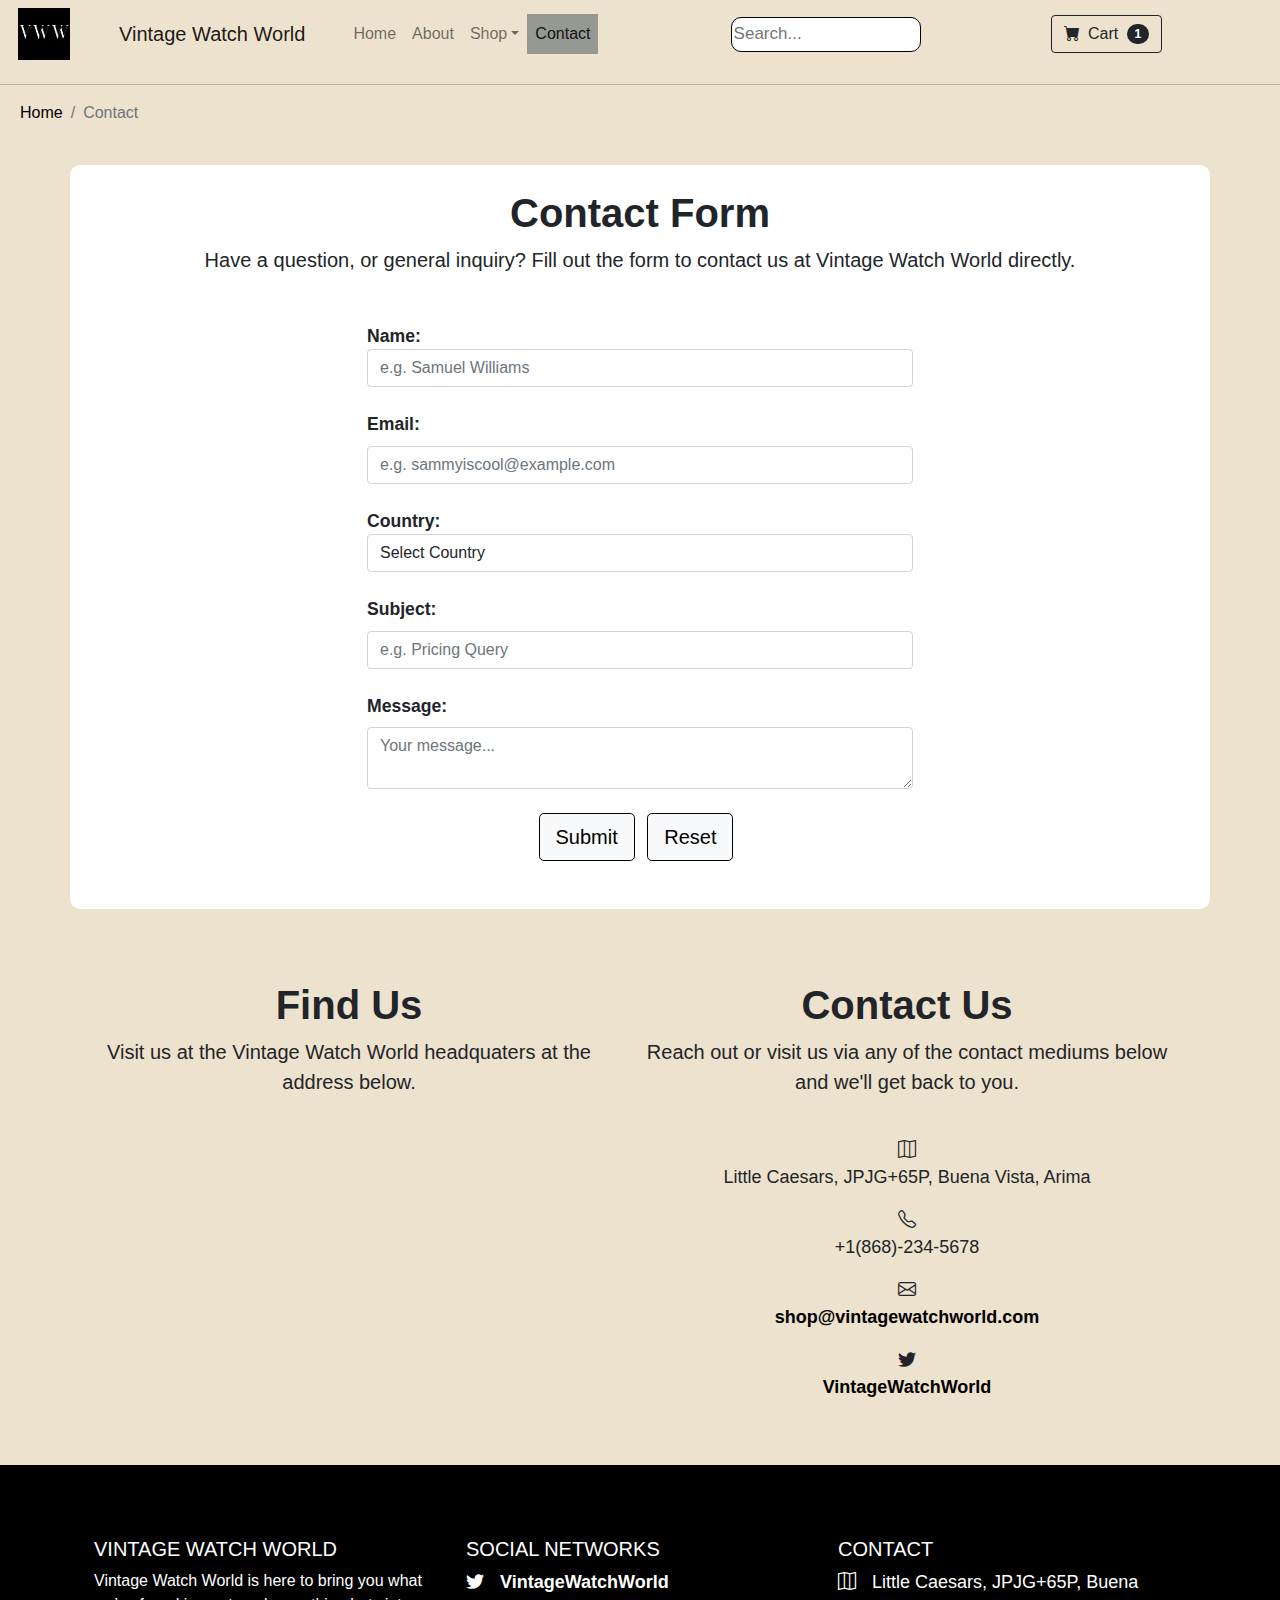
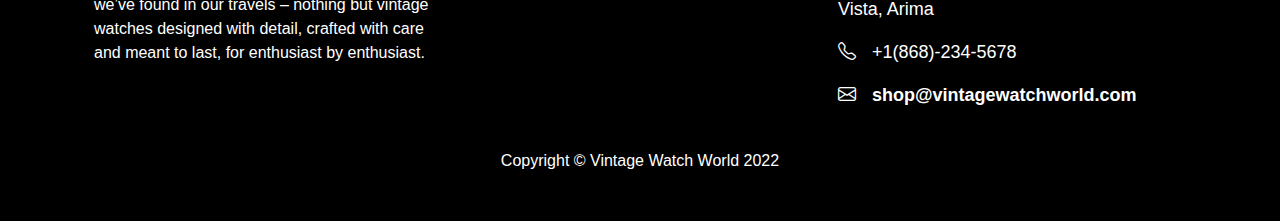
<file: contact.html>
<!DOCTYPE html>
<html lang="en">
    <head>
        <meta charset="utf-8" />
        <meta name="viewport" content="width=device-width, initial-scale=1, shrink-to-fit=no" />
        <meta name="description" content="For shop or general inquiries reach out via contact links, the contact form or visit us at our location." />
        <meta name="keywords" content="vintage watch world contact, vintage watch world contact information, vintage watch world contact form, vintage watch world location, vintage watch world socials, vintage watch world number, vintage watch world, vintage watches, vintage watches for sale, cool vintage watches, vintage watches for men, mens vintage watches, rolex vintage watches, seiko vintage watches, vulcain vintage watches, omega vintage watches, bulova vintage watches, patek philippe vintage watches" />
        <title>Vintage Watch World - Contact</title>
        <!-- Favicon-->
        <link rel="icon" type="image/x-icon" href="assets/favicon.ico" />
        <!-- Bootstrap icons-->
        <link href="https://cdn.jsdelivr.net/npm/bootstrap-icons@1.5.0/font/bootstrap-icons.css" rel="stylesheet" />
        <!-- Core theme CSS (includes Bootstrap)-->
        <link href="css/styles.css" rel="stylesheet" />
    </head>
    <body>
        <!-- Navigation-->
        <nav class="navbar navbar-expand-lg navbar-light bs-body-bg">
            <div class="container px-4 px-lg-5">
                <a href="index.html">
                <img class="logo" src="images/logo.jpg" alt="logo image" />
                </a>
                <a class="navbar-brand" href="index.html">Vintage Watch World</a>
                <button class="navbar-toggler" type="button" data-bs-toggle="collapse" data-bs-target="#navbarSupportedContent" aria-controls="navbarSupportedContent" aria-expanded="false" aria-label="Toggle navigation"><span class="navbar-toggler-icon"></span></button>
                <div class="collapse navbar-collapse" id="navbarSupportedContent">
                    <ul class="navbar-nav me-auto mb-2 mb-lg-0 ms-lg-4">
                        <li class="nav-item"><a class="nav-link" href="index.html">Home</a></li>
                        <li class="nav-item"><a class="nav-link" href="about.html">About</a></li>
                        <li class="nav-item dropdown">
                            <a class="nav-link dropdown-toggle" id="navbarDropdown" href="#" role="button" data-bs-toggle="dropdown" aria-expanded="false">Shop</a>
                            <ul class="dropdown-menu" aria-labelledby="navbarDropdown">
                                <li><a class="dropdown-item" href="allwatches.html">All Vintage Watches</a></li>
                                <li><hr class="dropdown-divider" /></li>
                                <li><a class="dropdown-item" href="popularwatches.html">Popular Vintage Watches</a></li>
                            </ul>
                        <li class="nav-item"><a class="nav-link active" aria-current="page" href="contact.html">Contact</a></li>
                        </li>
                    </ul>
                    <form class="formsearch" role="search">
                      <input type="search" id="query" name="q"
                       placeholder="Search...">
                    </form>
                    <form class="d-flex" method="POST" action="cart.html">
                        <button class="btn btn-outline-dark" type="submit">
                            <i class="bi-cart-fill me-1"></i>
                            Cart
                            <span class="badge bg-dark text-white ms-1 rounded-pill">1</span>
                        </button>
                    </form>
                </div>
            </div>
        </nav>
        <hr />
        <!-- Header-->
        <header>
            <nav>
              <ol class="breadcrumb">
                <li class="breadcrumb-item"><a href="index.html">Home</a></li>
                <li class="breadcrumb-item active"><a>Contact</a></li>
              </ol>
            </nav>
        </header>
        <br />
        <!--Section 1-->
        <section id="contact">
          <div class="container-lg">
            <div class="text-center">
              <br />
              <h1>Contact Form</h1>
              <p class="lead">Have a question, or general inquiry? Fill out the form to contact us at Vintage Watch World directly.</p>
            </div>
            <div class="row justify-content-center my-5">
              <div class="col-lg-6">
                <form name="sampleForm" method="post" action="#" onsubmit="return validateForm(this);">
                
                  <div class="form-outline mb-4">
                    <label>Name:</label>
                    <input type="text" class="form-control" placeholder="e.g. Samuel Williams" name="name" value=""/>
                    <span id="error1"></span>
                  </div>
                   
                  <div class="form-outline mb-4"> 
                    <label class="form-label">Email:</label>
                    <input type="text" class="form-control" placeholder="e.g. sammyiscool@example.com" name="email" value=""/>        
                    <span id="error2"></span>
                  </div>
                    
                  <div class="form-group">
                    <label>Country:</label>
                    <select class="form-control" name="country">
                      <option value="">Select Country</option>
                      <option value="TT">Trinidad and Tobago</option>
                      <option value="UK">United Kingdom</option>
                      <option value="USA">United States of America</option>
                      <option value="CA">Canada</option>
                    </select> 
                    <span id="error3"></span>
                  </div>

                  <br />

                  <div class="form-outline mb-4"> 
                    <label class="form-label">Subject:</label>
                    <input type="text" class="form-control" placeholder="e.g. Pricing Query" name="subject" value=""/>
                    <span id="error4"></span>
                  </div>

                  <div class="form-outline mb-4">
                    <label class="form-label">Message:</label>
                    <textarea class="form-control" placeholder="Your message..." name="message" ></textarea>
                    <span id="error5"></span> 
                  </div>
                  
                  <div class="text-center">
                    <input type="submit" class="btn btn-light btn-lg me-2" name="sampleSubmit"value="Submit" >
                    <input type="reset" class="btn btn-light btn-lg me-2" name="sampleReset"value="Reset" >
                  </div>
                
                  <br />
                  <br />

                </form>
              </div>
            </div>
          </div>
        </section>
        <br />        
        <!--Section 2-->
        <section>
          <div class="container">
            <div class="row">
              <div class="row justify-content-between">
                <div class="col">
                  <div class="text-center">
                    <h1>Find Us</h1>
                    <p class="lead">Visit us at the Vintage Watch World headquaters at the address below.</p>
                  </div>
                    <style>.embed-container { position: relative; padding-bottom: 56.25%; height: 0; overflow: hidden; max-width: 100%; } .embed-container iframe, .embed-container object, .embed-container embed { position: absolute; top: 0; left: 0; width: 100%; height: 100%; }</style><div class='embed-container'><iframe class="col-xs-12" src='https://www.google.com/maps/embed?pb=!1m18!1m12!1m3!1d15685.182917787844!2d-61.29187315!3d10.63411825!2m3!1f0!2f0!3f0!3m2!1i1024!2i768!4f13.1!3m3!1m2!1s0x8c49ff6e089e794d%3A0x9e891001b3b2c215!2sLittle%20Caesars!5e0!3m2!1sen!2stt!4v1654955421128!5m2!1sen!2stt' width='600' height='450' style='border:0;' allowfullscreen='' loading='lazy' referrerpolicy='no-referrer-when-downgrade'></iframe></div>
                  </div>
                  
                  <div class="col">
                    <div class="text-center">
                      <h1>Contact Us</h1>
                      <p class="lead">Reach out or visit us via any of the contact mediums below and we'll get back to you.</p>
                      <br />
                      <div class="abc">
                        <ul class="list-unstyled mb-0">
                            <li><i class="bi bi-map"></i>
                                <p>Little Caesars, JPJG+65P, Buena Vista, Arima</p>
                            </li>

                            <li><i class="bi bi-telephone"></i>
                                <p>+1(868)-234-5678</p>
                            </li>

                            <li><i class="bi bi-envelope"></i>
                                <p><a href="mailto:someone@example.com" class="mail">shop@vintagewatchworld.com</a></p>
                            </li>

                            <li><i class="bi bi-twitter"></i>
                                <p><a href="https://twitter.com/" class="mail">VintageWatchWorld</a></p>
                            </li>
                        </ul>
                      </div>
                    </div>
                  </div>
                </div>
              </div>
            </div>
          </div>
        </section>
        <br />
        <br />
        <!-- Footer-->
        <footer class="py-5 bg-black text-white">
          <div class="container p-4">
            <!--Grid row-->
            <div class="row">
              <!--Grid column-->
              <div class="col-lg-4 col-md-12 mb-4 mb-md-0">
                <h5 class="text-uppercase">Vintage Watch World</h5>

                <p>
                  Vintage Watch World is here to bring you what we’ve found in our travels – nothing but vintage watches designed with detail, crafted with care and meant to last, for enthusiast by enthusiast.
                </p>
              </div>
              <!--Grid column-->

              <!--Grid column-->
              <div class="col-lg-4 col-md-12 mb-4 mb-md-0">
                <h5 class="text-uppercase">Social Networks</h5>
                      <div class="abc">
                        <ul class="list-unstyled mb-0">
                            <li>
                                <p><i class="bi bi-twitter me-3"></i><a href="https://twitter.com/" id="mail">VintageWatchWorld</a></p> 
                            </li>
                        </ul>
                      </div>
              </div>
              <!--Grid column-->

              <!--Grid column-->
              <div class="col-lg-4 col-md-12 mb-4 mb-md-0">
                <h5 class="text-uppercase">Contact</h5>
                    <div class="abc">
                        <ul class="list-unstyled mb-0">
                            <li>
                                <p><i class="bi bi-map me-3"></i>Little Caesars, JPJG+65P, Buena Vista, Arima</p>
                            </li>

                            <li>
                                <p><i class="bi bi-telephone me-3"></i>+1(868)-234-5678</p>
                            </li>

                            <li>
                                <p><i class="bi bi-envelope me-3"></i><a href="mailto:someone@example.com" id="mail">shop@vintagewatchworld.com</a></p>
                            </li>
                        </ul>
                      </div>
                    </div>
              <!--Grid column-->
              </div>
            <!--Grid row-->
          </div>
          <div class="container"><p class="m-0 text-center text-white">Copyright &copy; Vintage Watch World 2022</p></div>
        </footer>
        <!-- Bootstrap core JS-->
        <script src="https://cdn.jsdelivr.net/npm/bootstrap@5.1.3/dist/js/bootstrap.bundle.min.js"></script>
        <!-- Core theme JS-->
        <script src="js/scripts.js"></script>
    </body>
</html>
</file>
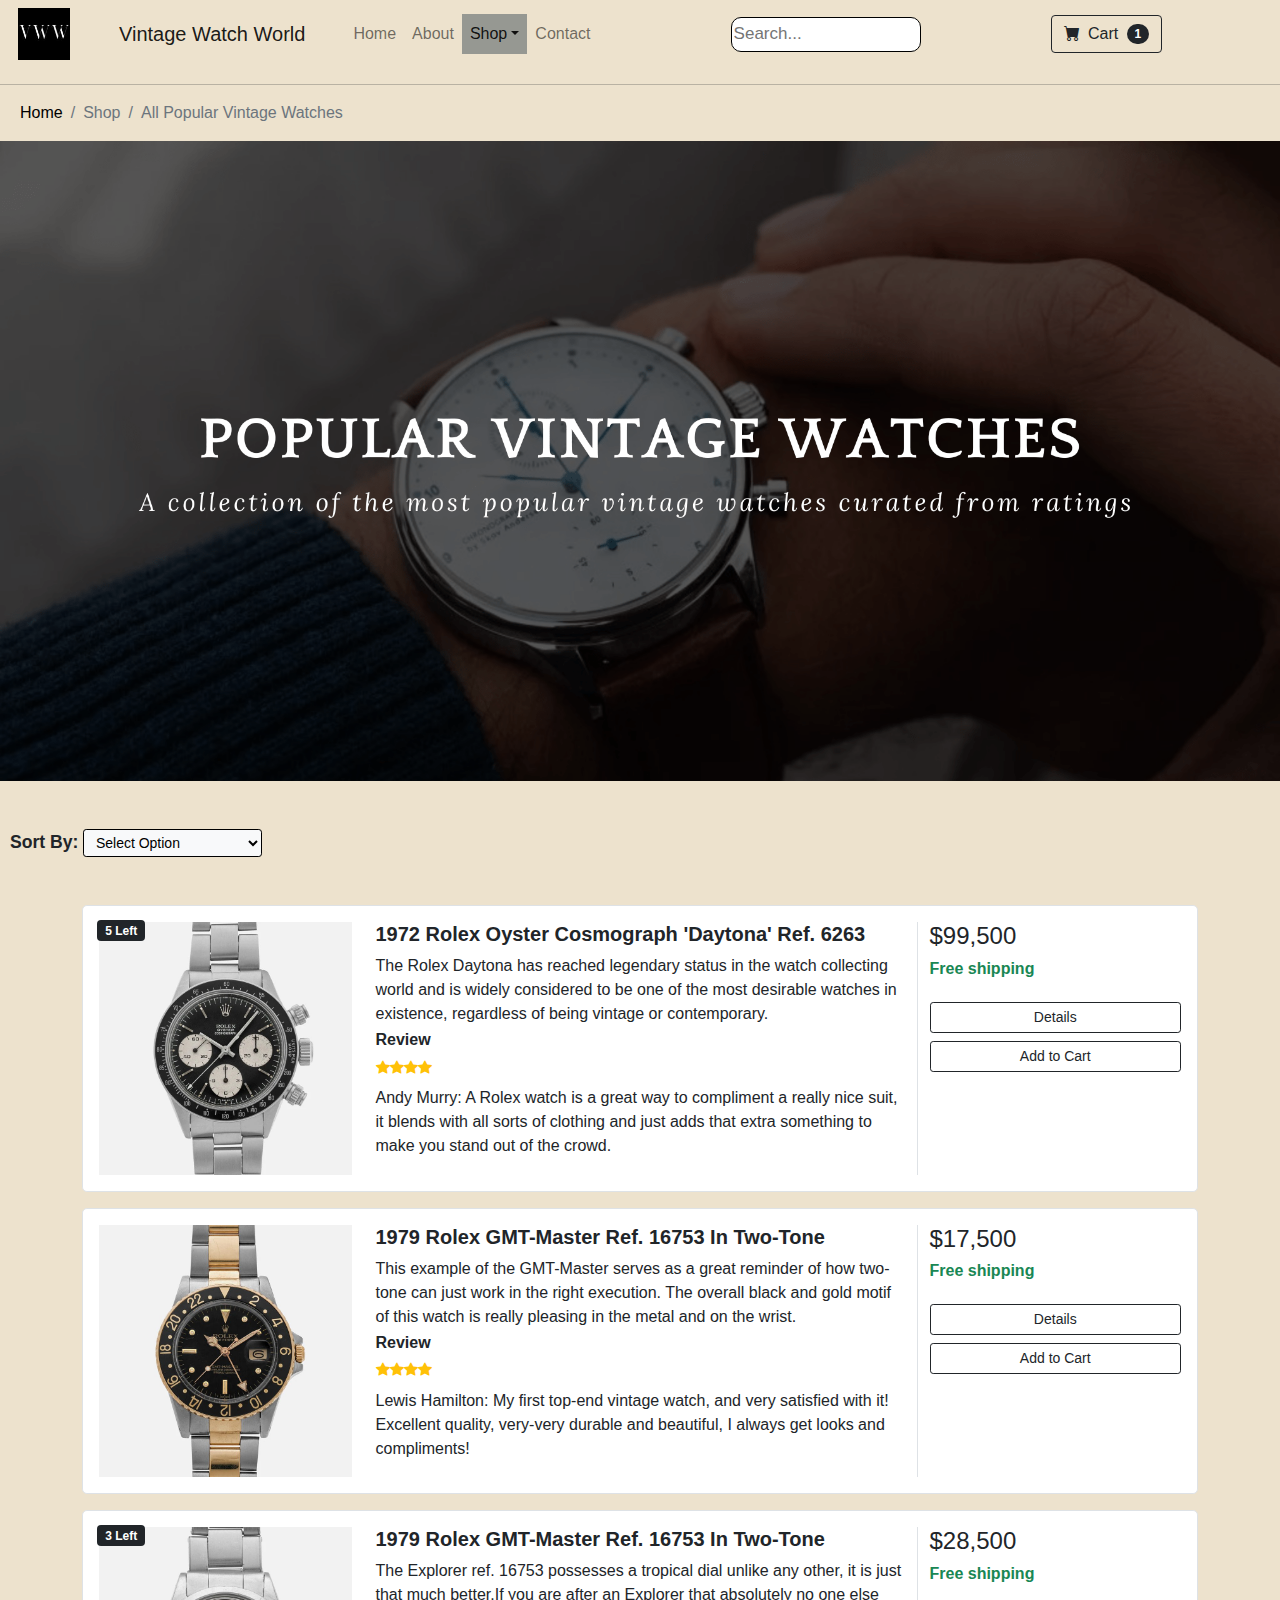
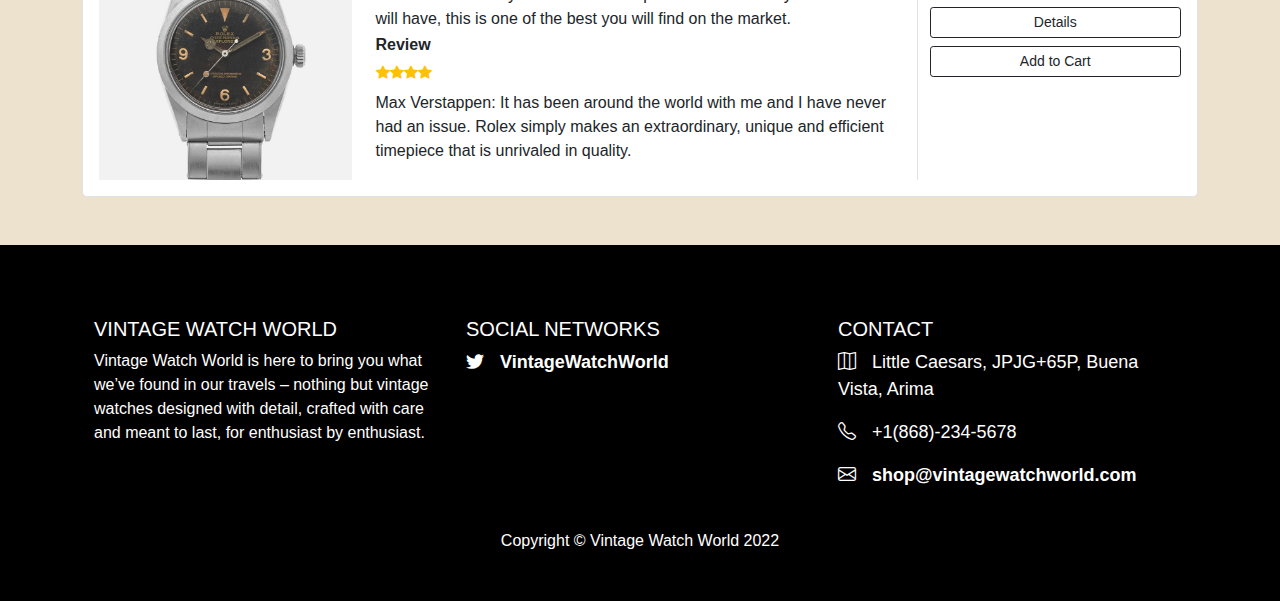
<file: popularwatches.html>
<!DOCTYPE html>
<html lang="en">
    <head>
        <meta charset="utf-8" />
        <meta name="viewport" content="width=device-width, initial-scale=1, shrink-to-fit=no" />
        <meta name="description" content="A collection of the most popular vintage watches from Vintage Watch World curated from rating" />
        <meta name="keywords" content="vintage watch world, vintage watches, vintage watches for sale, cool vintage watches, vintage watches for men, mens vintage watches, rolex vintage watches, seiko vintage watches, vulcain vintage watches, omega vintage watches, bulova vintage watches, patek philippe vintage watches, popular vintage watches, vintage watch world popular" />
        <title>Vintage Watch World - Popular Vintage Watches</title>
        <!-- Favicon-->
        <link rel="icon" type="image/x-icon" href="assets/favicon.ico" />
        <!-- Bootstrap icons-->
        <link href="https://cdn.jsdelivr.net/npm/bootstrap-icons@1.5.0/font/bootstrap-icons.css" rel="stylesheet" />
        <!-- Core theme CSS (includes Bootstrap)-->
        <link href="css/styles.css" rel="stylesheet" />
    </head>
    <body>
        <!-- Navigation-->
        <nav class="navbar navbar-expand-lg navbar-light bs-body-bg">
            <div class="container px-4 px-lg-5">
                <a href="index.html">
                <img class="logo" src="images/logo.jpg" alt="logo image" />
                </a>
                <a class="navbar-brand" href="index.html">Vintage Watch World</a>
                <button class="navbar-toggler" type="button" data-bs-toggle="collapse" data-bs-target="#navbarSupportedContent" aria-controls="navbarSupportedContent" aria-expanded="false" aria-label="Toggle navigation"><span class="navbar-toggler-icon"></span></button>
                <div class="collapse navbar-collapse" id="navbarSupportedContent">
                    <ul class="navbar-nav me-auto mb-2 mb-lg-0 ms-lg-4">
                        <li class="nav-item"><a class="nav-link" href="index.html">Home</a></li>
                        <li class="nav-item"><a class="nav-link" href="about.html">About</a></li>
                        <li class="nav-item dropdown">
                            <a class="nav-link dropdown-toggle active" id="navbarDropdown" href="#" role="button" data-bs-toggle="dropdown" aria-expanded="false">Shop</a>
                            <ul class="dropdown-menu" aria-labelledby="navbarDropdown">
                                <li><a class="dropdown-item" href="allwatches.html">All Vintage Watches</a></li>
                                <li><hr class="dropdown-divider" /></li>
                                <li><a class="dropdown-item active" aria-current="page" href="popularwatches.html">Popular Vintage Watches</a></li>
                            </ul>
                        <li class="nav-item"><a class="nav-link" href="contact.html">Contact</a></li>
                        </li>
                    </ul>
                    <form class="formsearch" role="search">
                      <input type="search" id="query" name="q"
                       placeholder="Search...">
                    </form>
                    <form class="d-flex" method="POST" action="cart.html">
                        <button class="btn btn-outline-dark" type="submit">
                            <i class="bi-cart-fill me-1"></i>
                            Cart
                            <span class="badge bg-dark text-white ms-1 rounded-pill">1</span>
                        </button>
                    </form>
                </div>
            </div>
        </nav>
        <hr />
        <!-- Header-->
        <header>
            <nav>
              <ol class="breadcrumb">
                <li class="breadcrumb-item"><a href="index.html">Home</a></li>
                <li class="breadcrumb-item active"><a>Shop</a></li>
                <li class="breadcrumb-item active" aria-current="page">All Popular Vintage Watches</li>
              </ol>
            </nav>
            <img class="banner" src="images/popularwatchesbanner.png" alt="Banner Image" />
        </header>

        <br>
        <br>
        <!-- Section 1-->        
        <section>
          <form class="spacer">
            <label for="sort">Sort By:</label>
            <select class="btn-light btn-sm" name="sort" id="sort">
              <option value=""selected="selected">Select Option</option>
              <option value="Price Lowest - Highest">Price Lowest - Highest</option>
              <option value="Price Highest - Lowest">Price Highest - Lowest</option>
              <option value="Newest">Newest</option>
              <option value="Sold">Sold</option>
            </select>
          </form>
          <div class="container py-5">
             <div class="row justify-content-center mb-3">
              <div class="col-md-12 col-xl-12">
                <div class="card shadow-0 border rounded-3">
                  <div class="card-body">
                    <div class="row">
                      <div class="col-md-12 col-lg-3 col-xl-3 mb-4 mb-lg-0">
                        <div>
                          <!-- Sale badge-->
                          <div class="badge bg-dark text-white position-absolute" style="top: 0.9rem; left: 0.9rem">5 Left
                          </div>
                          <img src="images/watch5.jpg" class="w-100" />
                        </div>
                      </div>
                      <div class="col-md-6 col-lg-6 col-xl-6">
                        <h5 class="fw-bolder">1972 Rolex Oyster Cosmograph 'Daytona' Ref. 6263</h5>
                        <p class=" mb-4 mb-md-0">
                          The Rolex Daytona has reached legendary status in the watch collecting world and is widely considered to be one of the most desirable watches in existence, regardless of being vintage or contemporary.
                        </p>
                        <h6 class="mt-1">Review</h6>
                        <div class="d-flex justify-content-start small text-warning mb-2">
                            <div class="bi-star-fill"></div>
                            <div class="bi-star-fill"></div>
                            <div class="bi-star-fill"></div>
                            <div class="bi-star-fill"></div>
                        </div>
                        <p>Andy Murry: A Rolex watch is a great way to compliment a really nice suit, it blends with all sorts of clothing and just adds that extra something to make you stand out of the crowd.</p>
                      </div>
                      <div class="col-md-6 col-lg-3 col-xl-3 border-sm-start-none border-start">
                        <div class="d-flex flex-row align-items-center mb-1">
                          <h4 class="mb-1 me-1">$99,500</h4>
                        </div>
                        <h6 class="text-success">Free shipping</h6>
                        <div class="d-flex flex-column mt-4">
                          <button class="btn btn-outline-dark  btn-sm" type="button">Details</button>
                          <button class="btn btn-outline-dark  btn-sm mt-2" type="button">
                            Add to Cart
                          </button>
                        </div>
                      </div>
                    </div>
                  </div>
                </div>
              </div>
            </div>
            <div class="row justify-content-center mb-3">
              <div class="col-md-12 col-xl-12">
                <div class="card shadow-0 border rounded-3">
                  <div class="card-body">
                    <div class="row">
                      <div class="col-md-12 col-lg-3 col-xl-3 mb-4 mb-lg-0">
                        <div>
                          <img src="images/watch6.jpg" class="w-100" />
                        </div>
                      </div>
                      <div class="col-md-6 col-lg-6 col-xl-6">
                        <h5 class="fw-bolder">1979 Rolex GMT-Master Ref. 16753 In Two-Tone</h5>
                        <p class=" mb-4 mb-md-0">
                          This example of the GMT-Master serves as a great reminder of how two-tone can just work in the right execution. The overall black and gold motif of this watch is really pleasing in the metal and on the wrist.
                        </p>
                        <h6 class="mt-1">Review</h6>
                        <div class="d-flex justify-content-start small text-warning mb-2">
                            <div class="bi-star-fill"></div>
                            <div class="bi-star-fill"></div>
                            <div class="bi-star-fill"></div>
                            <div class="bi-star-fill"></div>
                        </div>
                        <p>Lewis Hamilton: My first top-end vintage watch, and very satisfied with it! Excellent quality, very-very durable and beautiful, I always get looks and compliments!</p>
                      </div>
                      <div class="col-md-6 col-lg-3 col-xl-3 border-sm-start-none border-start">
                        <div class="d-flex flex-row align-items-center mb-1">
                          <h4 class="mb-1 me-1">$17,500</h4>
                        </div>
                        <h6 class="text-success">Free shipping</h6>
                        <div class="d-flex flex-column mt-4">
                          <button class="btn btn-outline-dark  btn-sm" type="button">Details</button>
                          <button class="btn btn-outline-dark  btn-sm mt-2" type="button">
                            Add to Cart
                          </button>
                        </div>
                      </div>
                    </div>
                  </div>
                </div>
              </div>
            </div>
            <div class="row justify-content-center">
              <div class="col-md-12 col-xl-12">
                <div class="card shadow-0 border rounded-3">
                  <div class="card-body">
                    <div class="row">
                      <div class="col-md-12 col-lg-3 col-xl-3 mb-4 mb-lg-0">
                        <div>
                          <!-- Sale badge-->
                          <div class="badge bg-dark text-white position-absolute" style="top: 0.9rem; left: 0.9rem">3 Left
                          </div>
                          <img src="images/watch7.jpg" class="w-100" />
                        </div>
                      </div>
                      <div class="col-md-6 col-lg-6 col-xl-6">
                        <h5 class="fw-bolder">1979 Rolex GMT-Master Ref. 16753 In Two-Tone</h5>
                        <p class=" mb-4 mb-md-0">
                          The Explorer ref. 16753 possesses a tropical dial unlike any other, it is just that much better.If you are after an Explorer that absolutely no one else will have, this is one of the best you will find on the market. 
                        </p>
                        <h6 class="mt-1">Review</h6>
                        <div class="d-flex justify-content-start small text-warning mb-2">
                            <div class="bi-star-fill"></div>
                            <div class="bi-star-fill"></div>
                            <div class="bi-star-fill"></div>
                            <div class="bi-star-fill"></div>
                        </div>
                        <p>Max Verstappen: It has been around the world with me and I have never had an issue. Rolex simply makes an extraordinary, unique and efficient timepiece that is unrivaled in quality.</p>
                      </div>
                      <div class="col-md-6 col-lg-3 col-xl-3 border-sm-start-none border-start">
                        <div class="d-flex flex-row align-items-center mb-1">
                          <h4 class="mb-1 me-1">$28,500</h4>
                        </div>
                        <h6 class="text-success">Free shipping</h6>
                        <div class="d-flex flex-column mt-4">
                          <button class="btn btn-outline-dark  btn-sm" type="button">Details</button>
                          <button class="btn btn-outline-dark  btn-sm mt-2" type="button">
                            Add to Cart
                          </button>
                        </div>
                      </div>
                    </div>
                  </div>
                </div>
              </div>
            </div>
          </div>
        </section>
        <!-- Footer-->
        <footer class="py-5 bg-black text-white">
          <div class="container p-4">
            <!--Grid row-->
            <div class="row">
              <!--Grid column-->
              <div class="col-lg-4 col-md-12 mb-4 mb-md-0">
                <h5 class="text-uppercase">Vintage Watch World</h5>

                <p>
                  Vintage Watch World is here to bring you what we’ve found in our travels – nothing but vintage watches designed with detail, crafted with care and meant to last, for enthusiast by enthusiast.
                </p>
              </div>
              <!--Grid column-->

              <!--Grid column-->
              <div class="col-lg-4 col-md-12 mb-4 mb-md-0">
                <h5 class="text-uppercase">Social Networks</h5>
                      <div class="abc">
                        <ul class="list-unstyled mb-0">
                            <li>
                                <p><i class="bi bi-twitter me-3"></i><a href="https://twitter.com/" id="mail">VintageWatchWorld</a></p> 
                            </li>
                        </ul>
                      </div>
              </div>
              <!--Grid column-->

              <!--Grid column-->
              <div class="col-lg-4 col-md-12 mb-4 mb-md-0">
                <h5 class="text-uppercase">Contact</h5>
                    <div class="abc">
                        <ul class="list-unstyled mb-0">
                            <li>
                                <p><i class="bi bi-map me-3"></i>Little Caesars, JPJG+65P, Buena Vista, Arima</p>
                            </li>

                            <li>
                                <p><i class="bi bi-telephone me-3"></i>+1(868)-234-5678</p>
                            </li>

                            <li>
                                <p><i class="bi bi-envelope me-3"></i><a href="mailto:someone@example.com" id="mail">shop@vintagewatchworld.com</a></p>
                            </li>
                        </ul>
                      </div>
                    </div>
              <!--Grid column-->
              </div>
            <!--Grid row-->
          </div>
          <div class="container"><p class="m-0 text-center text-white">Copyright &copy; Vintage Watch World 2022</p></div>
        </footer>
        <!-- Bootstrap core JS-->
        <script src="https://cdn.jsdelivr.net/npm/bootstrap@5.1.3/dist/js/bootstrap.bundle.min.js"></script>
        <!-- Core theme JS-->
        <script src="js/scripts.js"></script>
    </body>
</html>
</file>
<file: css/styles.css>
@charset "UTF-8";

:root {
  --bs-blue: #0d6efd;
  --bs-indigo: #6610f2;
  --bs-purple: #6f42c1;
  --bs-pink: #d63384;
  --bs-red: #dc3545;
  --bs-orange: #fd7e14;
  --bs-yellow: #ffc107;
  --bs-green: #198754;
  --bs-teal: #20c997;
  --bs-cyan: #0dcaf0;
  --bs-white: #fff;
  --bs-gray: #6c757d;
  --bs-gray-dark: #343a40;
  --bs-gray-100: #f8f9fa;
  --bs-gray-200: #e9ecef;
  --bs-gray-300: #dee2e6;
  --bs-gray-400: #ced4da;
  --bs-gray-500: #adb5bd;
  --bs-gray-600: #6c757d;
  --bs-gray-700: #495057;
  --bs-gray-800: #343a40;
  --bs-gray-900: #212529;
  --bs-primary: #0d6efd;
  --bs-secondary: #6c757d;
  --bs-success: #198754;
  --bs-info: #0dcaf0;
  --bs-warning: #ffc107;
  --bs-danger: #dc3545;
  --bs-light: #f8f9fa;
  --bs-dark: #212529;
  --bs-primary-rgb: 13, 110, 253;
  --bs-secondary-rgb: 108, 117, 125;
  --bs-success-rgb: 25, 135, 84;
  --bs-info-rgb: 13, 202, 240;
  --bs-warning-rgb: 255, 193, 7;
  --bs-danger-rgb: 220, 53, 69;
  --bs-light-rgb: 248, 249, 250;
  --bs-dark-rgb: 33, 37, 41;
  --bs-white-rgb: 255, 255, 255;
  --bs-black-rgb: 0, 0, 0;
  --bs-body-color-rgb: 33, 37, 41;
  --bs-body-bg-rgb: 255, 255, 255;
  --bs-font-sans-serif: system-ui, -apple-system, "Segoe UI", Roboto, "Helvetica Neue", Arial, "Noto Sans", "Liberation Sans", sans-serif, "Apple Color Emoji", "Segoe UI Emoji", "Segoe UI Symbol", "Noto Color Emoji";
  --bs-font-monospace: SFMono-Regular, Menlo, Monaco, Consolas, "Liberation Mono", "Courier New", monospace;
  --bs-gradient: linear-gradient(180deg, rgba(255, 255, 255, 0.15), rgba(255, 255, 255, 0));
  --bs-body-font-family: var(--bs-font-sans-serif);
  --bs-body-font-size: 1rem;
  --bs-body-font-weight: 400;
  --bs-body-line-height: 1.5;
  --bs-body-color: #212529;
  --bs-body-bg: #ede2cd;
}

*,
*::before,
*::after {
  margin: 0;
  box-sizing: border-box;
}

@media (prefers-reduced-motion: no-preference) {
  :root {
    scroll-behavior: smooth;
  }
}

.marginated{
  margin-top: 50px;
  margin-bottom: 60px;
}

.container-lrg{
  background-color: #fdfdfd;
  padding: 50px;
  border-radius: 7px;
}

.abt-h1{
  margin-bottom: 30px;
  font-size: 30px;
  font-weight: 900;
  padding: 10px;
}

.abt-text{
  color: #545454;
  line-height: 30px;
}

.abt-img{
  width: 100%;
  height: 750px;
  object-fit: cover;
}

div.abc {
  font-size: 18px;
}

#pageid{
  margin-left: 30px;
  margin-right: 30px;
  height: 320px
}

.card-img {
  height: 90%;
  object-fit: cover;
}

.mail{
  text-decoration: none;
  font-weight: bold;
  color: #000000;
}

#mail{
  text-decoration: none;
  font-weight: bold;
  color: #ffffff;
}

label { 
  font-size: 1.1em;
  font-weight: bold;
} 

#error1,#error2,#error3,#error4,#error5{
  color: #cc0000;
}

.breadcrumb{
  margin-left: 20px;
}

.breadcrumb a:link, a:visited, a:hover, a:active{
  color: #000000;
  text-decoration: none;
}

.bulova{
  width: 500px;
  height: 500px;
  position: absolute;
  right: 75px;
  bottom: 17px;
}

.carousel{
  width: 500px;
  height: 500px;
  margin-left: 30px;
  position: absolute;
}

#woren{
  height: 220px;
  width: 220px;
  margin-left: 45px;

}

#aboutside{
  height: 625px;
  width: 500px;
  object-fit: cover;
}

.container-lg{
  background: #ffffff;
  border-radius: 10px;
}

.details{
  color: #000000;
  text-decoration: none;
}

a.details:hover{
  color: #000000;
  text-decoration: underline;
}

.addmargin2{
  margin-left: 20px;
  margin-right: 20px;
}

.addmargin{
  margin-left: 20px;
  margin-right: 20px;
}

#aboutside{
  margin-left: 50px;
}

p.mink{
  color: #ff3855;
  text-decoration: underline;
}

.nav-link.active{
  background-color: #969892;
}

nav li:hover{
  color: #000000;
  background-color: #969892;
}

.spacer{
  margin-left: 10px;
}

.logo{
  height: 52px;
  width: 52px;
  margin-left: -100px;
}

.navbar-brand{
  text-indent: 1px;
}

.banner{
  padding: 0;
  display: block;
  margin: 0 auto;
  max-height: 100%;
  max-width: 100%;
}

.formsearch{
  margin-right: 130px;
}

.formsearch input {
  height: 35px;
  width: 190px;
  font-size: 17px;
  border: 1.3px solid black;
  border-radius: 10px;
  background: #ffffff;
}

.ribbon{
  padding: 0;
  display: block;
  margin: 0 auto;
  max-height: 100%;
  max-width: 100%;
}

.pagination > li > a
{
  background-color: white;
  color: #000000;
}

.pagination > li > a:focus,
.pagination > li > a:hover,
.pagination > li > span:focus,
.pagination > li > span:hover
{
  color: #000000;
  background-color: #969892;
  border-color: #000000;
}

.pagination > .active > a
{
  color: #000000;
  background-color: #969892 !Important;
  border: solid 1px #000000 !Important;
}

.pagination > .active > a:hover
{
  background-color: #969892 !Important;
  border: solid 1px #000000;
}

#bolder{
  font-weight: bold;
}

body {
  margin: 0;
  font-family: Arial, Helvetica, sans-serif;
  font-size: var(--bs-body-font-size);
  font-weight: var(--bs-body-font-weight);
  line-height: var(--bs-body-line-height);
  color: var(--bs-body-color);
  text-align: var(--bs-body-text-align);
  background-color: var(--bs-body-bg);
  -webkit-text-size-adjust: 100%;
  -webkit-tap-highlight-color: rgba(0, 0, 0, 0);
}

hr {
  margin: 1rem 0;
  color: inherit;
  background-color: currentColor;
  border: 0;
  opacity: 0.25;
}

hr:not([size]) {
  height: 1px;
}

h6, .h6, h5, .h5, h4, .h4, h3, .h3, h2, .h2, h1, .h1 {
  margin-top: 0;
  margin-bottom: 0.5rem;
  font-weight: 500;
  line-height: 1.2;
}

h1, .h1 {
  font-size: calc(1.375rem + 1.5vw);
  font-weight: 600;
}
@media (min-width: 1200px) {
  h1, .h1 {
    font-size: 2.5rem;
  }
}

h2, .h2 {
  font-size: calc(1.325rem + 0.9vw);
}
@media (min-width: 1200px) {
  h2, .h2 {
    font-size: 2rem;
  }
}

h3, .h3 {
  font-size: calc(1.3rem + 0.6vw);
}
@media (min-width: 1200px) {
  h3, .h3 {
    font-size: 1.75rem;
  }
}

h4, .h4 {
  font-size: calc(1.275rem + 0.3vw);
}
@media (min-width: 1200px) {
  h4, .h4 {
    font-size: 1.5rem;
  }
}

h5, .h5 {
  font-size: 1.25rem;
}

h6, .h6 {
  font-size: 1rem;
  font-weight: bold;
}

p {
  margin-top: 0;
  margin-bottom: 1rem;
}

abbr[title],
abbr[data-bs-original-title] {
  -webkit-text-decoration: underline dotted;
          text-decoration: underline dotted;
  cursor: help;
  -webkit-text-decoration-skip-ink: none;
          text-decoration-skip-ink: none;
}

address {
  margin-bottom: 1rem;
  font-style: normal;
  line-height: inherit;
}

ol,
ul {
  padding-left: 2rem;
}

ol,
ul,
dl {
  margin-top: 0;
  margin-bottom: 1rem;
}

ol ol,
ul ul,
ol ul,
ul ol {
  margin-bottom: 0;
}

dt {
  font-weight: 700;
}

dd {
  margin-bottom: 0.5rem;
  margin-left: 0;
}

blockquote {
  margin: 0 0 1rem;
}

b,
strong {
  font-weight: bolder;
}

small, .small {
  font-size: 0.875em;
}

mark, .mark {
  padding: 0.2em;
  background-color: #fcf8e3;
}

sub,
sup {
  position: relative;
  font-size: 0.75em;
  line-height: 0;
  vertical-align: baseline;
}

sub {
  bottom: -0.25em;
}

sup {
  top: -0.5em;
}

a {
  color: #0d6efd;
  text-decoration: underline;
}
a:hover {
  color: #000000;
}

a:not([href]):not([class]), a:not([href]):not([class]):hover {
  color: inherit;
  text-decoration: none;
}

pre,
code,
kbd,
samp {
  font-family: var(--bs-font-monospace);
  font-size: 1em;
  direction: ltr /* rtl:ignore */;
  unicode-bidi: bidi-override;
}

pre {
  display: block;
  margin-top: 0;
  margin-bottom: 1rem;
  overflow: auto;
  font-size: 0.875em;
}
pre code {
  font-size: inherit;
  color: inherit;
  word-break: normal;
}

code {
  font-size: 0.875em;
  color: #d63384;
  word-wrap: break-word;
}
a > code {
  color: inherit;
}

kbd {
  padding: 0.2rem 0.4rem;
  font-size: 0.875em;
  color: #fff;
  background-color: #212529;
  border-radius: 0.2rem;
}
kbd kbd {
  padding: 0;
  font-size: 1em;
  font-weight: 700;
}

figure {
  margin: 0 0 1rem;
}

img,
svg {
  vertical-align: middle;
}

table {
  caption-side: bottom;
  border-collapse: collapse;
}

caption {
  padding-top: 0.5rem;
  padding-bottom: 0.5rem;
  color: #6c757d;
  text-align: left;
}

th {
  text-align: inherit;
  text-align: -webkit-match-parent;
}

thead,
tbody,
tfoot,
tr,
td,
th {
  border-color: inherit;
  border-style: solid;
  border-width: 0;
}

label {
  display: inline-block;
}

button {
  border-radius: 0;
}

button:focus:not(:focus-visible) {
  outline: 0;
}

input,
button,
select,
optgroup,
textarea {
  margin: 0;
  font-family: inherit;
  font-size: inherit;
  line-height: inherit;
}

button,
select {
  text-transform: none;
}

[role=button] {
  cursor: pointer;
}

select {
  word-wrap: normal;
}
select:disabled {
  opacity: 1;
}

[list]::-webkit-calendar-picker-indicator {
  display: none;
}

button,
[type=button],
[type=reset],
[type=submit] {
  -webkit-appearance: button;
}
button:not(:disabled),
[type=button]:not(:disabled),
[type=reset]:not(:disabled),
[type=submit]:not(:disabled) {
  cursor: pointer;
}

::-moz-focus-inner {
  padding: 0;
  border-style: none;
}

textarea {
  resize: vertical;
}

fieldset {
  min-width: 0;
  padding: 0;
  margin: 0;
  border: 0;
}

legend {
  float: left;
  width: 100%;
  padding: 0;
  margin-bottom: 0.5rem;
  font-size: calc(1.275rem + 0.3vw);
  line-height: inherit;
}
@media (min-width: 1200px) {
  legend {
    font-size: 1.5rem;
  }
}
legend + * {
  clear: left;
}

::-webkit-datetime-edit-fields-wrapper,
::-webkit-datetime-edit-text,
::-webkit-datetime-edit-minute,
::-webkit-datetime-edit-hour-field,
::-webkit-datetime-edit-day-field,
::-webkit-datetime-edit-month-field,
::-webkit-datetime-edit-year-field {
  padding: 0;
}

::-webkit-inner-spin-button {
  height: auto;
}

[type=search] {
  outline-offset: -2px;
  -webkit-appearance: textfield;
}

/* rtl:raw:
[type="tel"],
[type="url"],
[type="email"],
[type="number"] {
  direction: ltr;
}
*/
::-webkit-search-decoration {
  -webkit-appearance: none;
}

::-webkit-color-swatch-wrapper {
  padding: 0;
}

::-webkit-file-upload-button {
  font: inherit;
}

::file-selector-button {
  font: inherit;
}

::-webkit-file-upload-button {
  font: inherit;
  -webkit-appearance: button;
}

output {
  display: inline-block;
}

iframe {
  border: 0;
}

summary {
  display: list-item;
  cursor: pointer;
}

progress {
  vertical-align: baseline;
}

[hidden] {
  display: none !important;
}

.lead {
  font-size: 1.25rem;
  font-weight: 300;
}

.display-1 {
  font-size: calc(1.625rem + 4.5vw);
  font-weight: 300;
  line-height: 1.2;
}
@media (min-width: 1200px) {
  .display-1 {
    font-size: 5rem;
  }
}

.display-2 {
  font-size: calc(1.575rem + 3.9vw);
  font-weight: 300;
  line-height: 1.2;
}
@media (min-width: 1200px) {
  .display-2 {
    font-size: 4.5rem;
  }
}

.display-3 {
  font-size: calc(1.525rem + 3.3vw);
  font-weight: 300;
  line-height: 1.2;
}
@media (min-width: 1200px) {
  .display-3 {
    font-size: 4rem;
  }
}

.display-4 {
  font-size: calc(1.475rem + 2.7vw);
  font-weight: 300;
  line-height: 1.2;
}
@media (min-width: 1200px) {
  .display-4 {
    font-size: 3.5rem;
  }
}

.display-5 {
  font-size: calc(1.425rem + 2.1vw);
  font-weight: 300;
  line-height: 1.2;
}
@media (min-width: 1200px) {
  .display-5 {
    font-size: 3rem;
  }
}

.display-6 {
  font-size: calc(1.375rem + 1.5vw);
  font-weight: 300;
  line-height: 1.2;
}
@media (min-width: 1200px) {
  .display-6 {
    font-size: 2.5rem;
  }
}

.list-unstyled {
  padding-left: 0;
  list-style: none;
}

.list-inline {
  padding-left: 0;
  list-style: none;
}

.list-inline-item {
  display: inline-block;
}
.list-inline-item:not(:last-child) {
  margin-right: 0.5rem;
}

.initialism {
  font-size: 0.875em;
  text-transform: uppercase;
}

.blockquote {
  margin-bottom: 1rem;
  font-size: 1.25rem;
}
.blockquote > :last-child {
  margin-bottom: 0;
}

.blockquote-footer {
  margin-top: -1rem;
  margin-bottom: 1rem;
  font-size: 0.875em;
  color: #6c757d;
}
.blockquote-footer::before {
  content: "— ";
}

.img-fluid {
  max-width: 75%;
  height: 60%;
  margin-bottom: 50px;
}

.img-thumbnail {
  padding: 0.25rem;
  background-color: #fff;
  border: 1px solid #dee2e6;
  border-radius: 0.25rem;
  max-width: 100%;
  height: auto;
}

.figure {
  display: inline-block;
}

.figure-img {
  margin-bottom: 0.5rem;
  line-height: 1;
}

.figure-caption {
  font-size: 0.875em;
  color: #6c757d;
}

.container,
.container-fluid,
.container-xxl,
.container-xl,
.container-lg,
.container-md,
.container-sm {
  width: 100%;
  padding-right: var(--bs-gutter-x, 0.75rem);
  padding-left: var(--bs-gutter-x, 0.75rem);
  margin-right: auto;
  margin-left: auto;
}

@media (min-width: 576px) {
  .container-sm, .container {
    max-width: 540px;
  }
}
@media (min-width: 768px) {
  .container-md, .container-sm, .container {
    max-width: 720px;
  }
}
@media (min-width: 992px) {
  .container-lg, .container-md, .container-sm, .container {
    max-width: 960px;
  }
}
@media (min-width: 1200px) {
  .container-xl, .container-lg, .container-md, .container-sm, .container {
    max-width: 1140px;
  }
}
@media (min-width: 1400px) {
  .container-xxl, .container-xl, .container-lg, .container-md, .container-sm, .container {
    max-width: 1320px;
  }
}
.row {
  --bs-gutter-x: 1.5rem;
  --bs-gutter-y: 0;
  display: flex;
  flex-wrap: wrap;
  margin-top: calc(-1 * var(--bs-gutter-y));
  margin-right: calc(-0.5 * var(--bs-gutter-x));
  margin-left: calc(-0.5 * var(--bs-gutter-x));
}
.row > * {
  flex-shrink: 0;
  width: 100%;
  max-width: 100%;
  padding-right: calc(var(--bs-gutter-x) * 0.5);
  padding-left: calc(var(--bs-gutter-x) * 0.5);
  margin-top: var(--bs-gutter-y);
}

.col {
  flex: 1 0 0%;
}

.row-cols-auto > * {
  flex: 0 0 auto;
  width: auto;
}

.row-cols-1 > * {
  flex: 0 0 auto;
  width: 100%;
}

.row-cols-2 > * {
  flex: 0 0 auto;
  width: 50%;
}

.row-cols-3 > * {
  flex: 0 0 auto;
  width: 33.3333333333%;
}

.row-cols-4 > * {
  flex: 0 0 auto;
  width: 25%;
}

.row-cols-5 > * {
  flex: 0 0 auto;
  width: 20%;
}

.row-cols-6 > * {
  flex: 0 0 auto;
  width: 16.6666666667%;
}

.col-auto {
  flex: 0 0 auto;
  width: auto;
}

.col-1 {
  flex: 0 0 auto;
  width: 8.33333333%;
}

.col-2 {
  flex: 0 0 auto;
  width: 16.66666667%;
}

.col-3 {
  flex: 0 0 auto;
  width: 25%;
}

.col-4 {
  flex: 0 0 auto;
  width: 33.33333333%;
}

.col-5 {
  flex: 0 0 auto;
  width: 41.66666667%;
}

.col-6 {
  flex: 0 0 auto;
  width: 50%;
}

.col-7 {
  flex: 0 0 auto;
  width: 58.33333333%;
}

.col-8 {
  flex: 0 0 auto;
  width: 66.66666667%;
}

.col-9 {
  flex: 0 0 auto;
  width: 75%;
}

.col-10 {
  flex: 0 0 auto;
  width: 83.33333333%;
}

.col-11 {
  flex: 0 0 auto;
  width: 91.66666667%;
}

.col-12 {
  flex: 0 0 auto;
  width: 100%;
}

.offset-1 {
  margin-left: 8.33333333%;
}

.offset-2 {
  margin-left: 16.66666667%;
}

.offset-3 {
  margin-left: 25%;
}

.offset-4 {
  margin-left: 33.33333333%;
}

.offset-5 {
  margin-left: 41.66666667%;
}

.offset-6 {
  margin-left: 50%;
}

.offset-7 {
  margin-left: 58.33333333%;
}

.offset-8 {
  margin-left: 66.66666667%;
}

.offset-9 {
  margin-left: 75%;
}

.offset-10 {
  margin-left: 83.33333333%;
}

.offset-11 {
  margin-left: 91.66666667%;
}

.g-0,
.gx-0 {
  --bs-gutter-x: 0;
}

.g-0,
.gy-0 {
  --bs-gutter-y: 0;
}

.g-1,
.gx-1 {
  --bs-gutter-x: 0.25rem;
}

.g-1,
.gy-1 {
  --bs-gutter-y: 0.25rem;
}

.g-2,
.gx-2 {
  --bs-gutter-x: 0.5rem;
}

.g-2,
.gy-2 {
  --bs-gutter-y: 0.5rem;
}

.g-3,
.gx-3 {
  --bs-gutter-x: 1rem;
}

.g-3,
.gy-3 {
  --bs-gutter-y: 1rem;
}

.g-4,
.gx-4 {
  --bs-gutter-x: 1.5rem;
}

.g-4,
.gy-4 {
  --bs-gutter-y: 1.5rem;
}

.g-5,
.gx-5 {
  --bs-gutter-x: 3rem;
}

.g-5,
.gy-5 {
  --bs-gutter-y: 3rem;
}

@media (min-width: 576px) {
  .col-sm {
    flex: 1 0 0%;
  }

  .row-cols-sm-auto > * {
    flex: 0 0 auto;
    width: auto;
  }

  .row-cols-sm-1 > * {
    flex: 0 0 auto;
    width: 100%;
  }

  .row-cols-sm-2 > * {
    flex: 0 0 auto;
    width: 50%;
  }

  .row-cols-sm-3 > * {
    flex: 0 0 auto;
    width: 33.3333333333%;
  }

  .row-cols-sm-4 > * {
    flex: 0 0 auto;
    width: 25%;
  }

  .row-cols-sm-5 > * {
    flex: 0 0 auto;
    width: 20%;
  }

  .row-cols-sm-6 > * {
    flex: 0 0 auto;
    width: 16.6666666667%;
  }

  .col-sm-auto {
    flex: 0 0 auto;
    width: auto;
  }

  .col-sm-1 {
    flex: 0 0 auto;
    width: 8.33333333%;
  }

  .col-sm-2 {
    flex: 0 0 auto;
    width: 16.66666667%;
  }

  .col-sm-3 {
    flex: 0 0 auto;
    width: 25%;
  }

  .col-sm-4 {
    flex: 0 0 auto;
    width: 33.33333333%;
  }

  .col-sm-5 {
    flex: 0 0 auto;
    width: 41.66666667%;
  }

  .col-sm-6 {
    flex: 0 0 auto;
    width: 50%;
  }

  .col-sm-7 {
    flex: 0 0 auto;
    width: 58.33333333%;
  }

  .col-sm-8 {
    flex: 0 0 auto;
    width: 66.66666667%;
  }

  .col-sm-9 {
    flex: 0 0 auto;
    width: 75%;
  }

  .col-sm-10 {
    flex: 0 0 auto;
    width: 83.33333333%;
  }

  .col-sm-11 {
    flex: 0 0 auto;
    width: 91.66666667%;
  }

  .col-sm-12 {
    flex: 0 0 auto;
    width: 100%;
  }

  .offset-sm-0 {
    margin-left: 0;
  }

  .offset-sm-1 {
    margin-left: 8.33333333%;
  }

  .offset-sm-2 {
    margin-left: 16.66666667%;
  }

  .offset-sm-3 {
    margin-left: 25%;
  }

  .offset-sm-4 {
    margin-left: 33.33333333%;
  }

  .offset-sm-5 {
    margin-left: 41.66666667%;
  }

  .offset-sm-6 {
    margin-left: 50%;
  }

  .offset-sm-7 {
    margin-left: 58.33333333%;
  }

  .offset-sm-8 {
    margin-left: 66.66666667%;
  }

  .offset-sm-9 {
    margin-left: 75%;
  }

  .offset-sm-10 {
    margin-left: 83.33333333%;
  }

  .offset-sm-11 {
    margin-left: 91.66666667%;
  }

  .g-sm-0,
.gx-sm-0 {
    --bs-gutter-x: 0;
  }

  .g-sm-0,
.gy-sm-0 {
    --bs-gutter-y: 0;
  }

  .g-sm-1,
.gx-sm-1 {
    --bs-gutter-x: 0.25rem;
  }

  .g-sm-1,
.gy-sm-1 {
    --bs-gutter-y: 0.25rem;
  }

  .g-sm-2,
.gx-sm-2 {
    --bs-gutter-x: 0.5rem;
  }

  .g-sm-2,
.gy-sm-2 {
    --bs-gutter-y: 0.5rem;
  }

  .g-sm-3,
.gx-sm-3 {
    --bs-gutter-x: 1rem;
  }

  .g-sm-3,
.gy-sm-3 {
    --bs-gutter-y: 1rem;
  }

  .g-sm-4,
.gx-sm-4 {
    --bs-gutter-x: 1.5rem;
  }

  .g-sm-4,
.gy-sm-4 {
    --bs-gutter-y: 1.5rem;
  }

  .g-sm-5,
.gx-sm-5 {
    --bs-gutter-x: 3rem;
  }

  .g-sm-5,
.gy-sm-5 {
    --bs-gutter-y: 3rem;
  }
}
@media (min-width: 768px) {
  .col-md {
    flex: 1 0 0%;
  }

  .row-cols-md-auto > * {
    flex: 0 0 auto;
    width: auto;
  }

  .row-cols-md-1 > * {
    flex: 0 0 auto;
    width: 100%;
  }

  .row-cols-md-2 > * {
    flex: 0 0 auto;
    width: 50%;
  }

  .row-cols-md-3 > * {
    flex: 0 0 auto;
    width: 33.3333333333%;
  }

  .row-cols-md-4 > * {
    flex: 0 0 auto;
    width: 25%;
  }

  .row-cols-md-5 > * {
    flex: 0 0 auto;
    width: 20%;
  }

  .row-cols-md-6 > * {
    flex: 0 0 auto;
    width: 16.6666666667%;
  }

  .col-md-auto {
    flex: 0 0 auto;
    width: auto;
  }

  .col-md-1 {
    flex: 0 0 auto;
    width: 8.33333333%;
  }

  .col-md-2 {
    flex: 0 0 auto;
    width: 16.66666667%;
  }

  .col-md-3 {
    flex: 0 0 auto;
    width: 25%;
  }

  .col-md-4 {
    flex: 0 0 auto;
    width: 33.33333333%;
  }

  .col-md-5 {
    flex: 0 0 auto;
    width: 41.66666667%;
  }

  .col-md-6 {
    flex: 0 0 auto;
    width: 50%;
  }

  .col-md-7 {
    flex: 0 0 auto;
    width: 58.33333333%;
  }

  .col-md-8 {
    flex: 0 0 auto;
    width: 66.66666667%;
  }

  .col-md-9 {
    flex: 0 0 auto;
    width: 75%;
  }

  .col-md-10 {
    flex: 0 0 auto;
    width: 83.33333333%;
  }

  .col-md-11 {
    flex: 0 0 auto;
    width: 91.66666667%;
  }

  .col-md-12 {
    flex: 0 0 auto;
    width: 100%;
  }

  .offset-md-0 {
    margin-left: 0;
  }

  .offset-md-1 {
    margin-left: 8.33333333%;
  }

  .offset-md-2 {
    margin-left: 16.66666667%;
  }

  .offset-md-3 {
    margin-left: 25%;
  }

  .offset-md-4 {
    margin-left: 33.33333333%;
  }

  .offset-md-5 {
    margin-left: 41.66666667%;
  }

  .offset-md-6 {
    margin-left: 50%;
  }

  .offset-md-7 {
    margin-left: 58.33333333%;
  }

  .offset-md-8 {
    margin-left: 66.66666667%;
  }

  .offset-md-9 {
    margin-left: 75%;
  }

  .offset-md-10 {
    margin-left: 83.33333333%;
  }

  .offset-md-11 {
    margin-left: 91.66666667%;
  }

  .g-md-0,
.gx-md-0 {
    --bs-gutter-x: 0;
  }

  .g-md-0,
.gy-md-0 {
    --bs-gutter-y: 0;
  }

  .g-md-1,
.gx-md-1 {
    --bs-gutter-x: 0.25rem;
  }

  .g-md-1,
.gy-md-1 {
    --bs-gutter-y: 0.25rem;
  }

  .g-md-2,
.gx-md-2 {
    --bs-gutter-x: 0.5rem;
  }

  .g-md-2,
.gy-md-2 {
    --bs-gutter-y: 0.5rem;
  }

  .g-md-3,
.gx-md-3 {
    --bs-gutter-x: 1rem;
  }

  .g-md-3,
.gy-md-3 {
    --bs-gutter-y: 1rem;
  }

  .g-md-4,
.gx-md-4 {
    --bs-gutter-x: 1.5rem;
  }

  .g-md-4,
.gy-md-4 {
    --bs-gutter-y: 1.5rem;
  }

  .g-md-5,
.gx-md-5 {
    --bs-gutter-x: 3rem;
  }

  .g-md-5,
.gy-md-5 {
    --bs-gutter-y: 3rem;
  }
}
@media (min-width: 992px) {
  .col-lg {
    flex: 1 0 0%;
  }

  .row-cols-lg-auto > * {
    flex: 0 0 auto;
    width: auto;
  }

  .row-cols-lg-1 > * {
    flex: 0 0 auto;
    width: 100%;
  }

  .row-cols-lg-2 > * {
    flex: 0 0 auto;
    width: 50%;
  }

  .row-cols-lg-3 > * {
    flex: 0 0 auto;
    width: 33.3333333333%;
  }

  .row-cols-lg-4 > * {
    flex: 0 0 auto;
    width: 25%;
  }

  .row-cols-lg-5 > * {
    flex: 0 0 auto;
    width: 20%;
  }

  .row-cols-lg-6 > * {
    flex: 0 0 auto;
    width: 16.6666666667%;
  }

  .col-lg-auto {
    flex: 0 0 auto;
    width: auto;
  }

  .col-lg-1 {
    flex: 0 0 auto;
    width: 8.33333333%;
  }

  .col-lg-2 {
    flex: 0 0 auto;
    width: 16.66666667%;
  }

  .col-lg-3 {
    flex: 0 0 auto;
    width: 25%;
  }

  .col-lg-4 {
    flex: 0 0 auto;
    width: 33.33333333%;
  }

  .col-lg-5 {
    flex: 0 0 auto;
    width: 41.66666667%;
  }

  .col-lg-6 {
    flex: 0 0 auto;
    width: 50%;
  }

  .col-lg-7 {
    flex: 0 0 auto;
    width: 58.33333333%;
  }

  .col-lg-8 {
    flex: 0 0 auto;
    width: 66.66666667%;
  }

  .col-lg-9 {
    flex: 0 0 auto;
    width: 75%;
  }

  .col-lg-10 {
    flex: 0 0 auto;
    width: 83.33333333%;
  }

  .col-lg-11 {
    flex: 0 0 auto;
    width: 91.66666667%;
  }

  .col-lg-12 {
    flex: 0 0 auto;
    width: 100%;
  }

  .offset-lg-0 {
    margin-left: 0;
  }

  .offset-lg-1 {
    margin-left: 8.33333333%;
  }

  .offset-lg-2 {
    margin-left: 16.66666667%;
  }

  .offset-lg-3 {
    margin-left: 25%;
  }

  .offset-lg-4 {
    margin-left: 33.33333333%;
  }

  .offset-lg-5 {
    margin-left: 41.66666667%;
  }

  .offset-lg-6 {
    margin-left: 50%;
  }

  .offset-lg-7 {
    margin-left: 58.33333333%;
  }

  .offset-lg-8 {
    margin-left: 66.66666667%;
  }

  .offset-lg-9 {
    margin-left: 75%;
  }

  .offset-lg-10 {
    margin-left: 83.33333333%;
  }

  .offset-lg-11 {
    margin-left: 91.66666667%;
  }

  .g-lg-0,
.gx-lg-0 {
    --bs-gutter-x: 0;
  }

  .g-lg-0,
.gy-lg-0 {
    --bs-gutter-y: 0;
  }

  .g-lg-1,
.gx-lg-1 {
    --bs-gutter-x: 0.25rem;
  }

  .g-lg-1,
.gy-lg-1 {
    --bs-gutter-y: 0.25rem;
  }

  .g-lg-2,
.gx-lg-2 {
    --bs-gutter-x: 0.5rem;
  }

  .g-lg-2,
.gy-lg-2 {
    --bs-gutter-y: 0.5rem;
  }

  .g-lg-3,
.gx-lg-3 {
    --bs-gutter-x: 1rem;
  }

  .g-lg-3,
.gy-lg-3 {
    --bs-gutter-y: 1rem;
  }

  .g-lg-4,
.gx-lg-4 {
    --bs-gutter-x: 1.5rem;
  }

  .g-lg-4,
.gy-lg-4 {
    --bs-gutter-y: 1.5rem;
  }

  .g-lg-5,
.gx-lg-5 {
    --bs-gutter-x: 3rem;
  }

  .g-lg-5,
.gy-lg-5 {
    --bs-gutter-y: 3rem;
  }
}
@media (min-width: 1200px) {
  .col-xl {
    flex: 1 0 0%;
  }

  .row-cols-xl-auto > * {
    flex: 0 0 auto;
    width: auto;
  }

  .row-cols-xl-1 > * {
    flex: 0 0 auto;
    width: 100%;
  }

  .row-cols-xl-2 > * {
    flex: 0 0 auto;
    width: 50%;
  }

  .row-cols-xl-3 > * {
    flex: 0 0 auto;
    width: 33.3333333333%;
  }

  .row-cols-xl-4 > * {
    flex: 0 0 auto;
    width: 25%;
  }

  .row-cols-xl-5 > * {
    flex: 0 0 auto;
    width: 20%;
  }

  .row-cols-xl-6 > * {
    flex: 0 0 auto;
    width: 16.6666666667%;
  }

  .col-xl-auto {
    flex: 0 0 auto;
    width: auto;
  }

  .col-xl-1 {
    flex: 0 0 auto;
    width: 8.33333333%;
  }

  .col-xl-2 {
    flex: 0 0 auto;
    width: 16.66666667%;
  }

  .col-xl-3 {
    flex: 0 0 auto;
    width: 25%;
  }

  .col-xl-4 {
    flex: 0 0 auto;
    width: 33.33333333%;
  }

  .col-xl-5 {
    flex: 0 0 auto;
    width: 41.66666667%;
  }

  .col-xl-6 {
    flex: 0 0 auto;
    width: 50%;
  }

  .col-xl-7 {
    flex: 0 0 auto;
    width: 58.33333333%;
  }

  .col-xl-8 {
    flex: 0 0 auto;
    width: 66.66666667%;
  }

  .col-xl-9 {
    flex: 0 0 auto;
    width: 75%;
  }

  .col-xl-10 {
    flex: 0 0 auto;
    width: 83.33333333%;
  }

  .col-xl-11 {
    flex: 0 0 auto;
    width: 91.66666667%;
  }

  .col-xl-12 {
    flex: 0 0 auto;
    width: 100%;
  }

  .offset-xl-0 {
    margin-left: 0;
  }

  .offset-xl-1 {
    margin-left: 8.33333333%;
  }

  .offset-xl-2 {
    margin-left: 16.66666667%;
  }

  .offset-xl-3 {
    margin-left: 25%;
  }

  .offset-xl-4 {
    margin-left: 33.33333333%;
  }

  .offset-xl-5 {
    margin-left: 41.66666667%;
  }

  .offset-xl-6 {
    margin-left: 50%;
  }

  .offset-xl-7 {
    margin-left: 58.33333333%;
  }

  .offset-xl-8 {
    margin-left: 66.66666667%;
  }

  .offset-xl-9 {
    margin-left: 75%;
  }

  .offset-xl-10 {
    margin-left: 83.33333333%;
  }

  .offset-xl-11 {
    margin-left: 91.66666667%;
  }

  .g-xl-0,
.gx-xl-0 {
    --bs-gutter-x: 0;
  }

  .g-xl-0,
.gy-xl-0 {
    --bs-gutter-y: 0;
  }

  .g-xl-1,
.gx-xl-1 {
    --bs-gutter-x: 0.25rem;
  }

  .g-xl-1,
.gy-xl-1 {
    --bs-gutter-y: 0.25rem;
  }

  .g-xl-2,
.gx-xl-2 {
    --bs-gutter-x: 0.5rem;
  }

  .g-xl-2,
.gy-xl-2 {
    --bs-gutter-y: 0.5rem;
  }

  .g-xl-3,
.gx-xl-3 {
    --bs-gutter-x: 1rem;
  }

  .g-xl-3,
.gy-xl-3 {
    --bs-gutter-y: 1rem;
  }

  .g-xl-4,
.gx-xl-4 {
    --bs-gutter-x: 1.5rem;
  }

  .g-xl-4,
.gy-xl-4 {
    --bs-gutter-y: 1.5rem;
  }

  .g-xl-5,
.gx-xl-5 {
    --bs-gutter-x: 3rem;
  }

  .g-xl-5,
.gy-xl-5 {
    --bs-gutter-y: 3rem;
  }
}
@media (min-width: 1400px) {
  .col-xxl {
    flex: 1 0 0%;
  }

  .row-cols-xxl-auto > * {
    flex: 0 0 auto;
    width: auto;
  }

  .row-cols-xxl-1 > * {
    flex: 0 0 auto;
    width: 100%;
  }

  .row-cols-xxl-2 > * {
    flex: 0 0 auto;
    width: 50%;
  }

  .row-cols-xxl-3 > * {
    flex: 0 0 auto;
    width: 33.3333333333%;
  }

  .row-cols-xxl-4 > * {
    flex: 0 0 auto;
    width: 25%;
  }

  .row-cols-xxl-5 > * {
    flex: 0 0 auto;
    width: 20%;
  }

  .row-cols-xxl-6 > * {
    flex: 0 0 auto;
    width: 16.6666666667%;
  }

  .col-xxl-auto {
    flex: 0 0 auto;
    width: auto;
  }

  .col-xxl-1 {
    flex: 0 0 auto;
    width: 8.33333333%;
  }

  .col-xxl-2 {
    flex: 0 0 auto;
    width: 16.66666667%;
  }

  .col-xxl-3 {
    flex: 0 0 auto;
    width: 25%;
  }

  .col-xxl-4 {
    flex: 0 0 auto;
    width: 33.33333333%;
  }

  .col-xxl-5 {
    flex: 0 0 auto;
    width: 41.66666667%;
  }

  .col-xxl-6 {
    flex: 0 0 auto;
    width: 50%;
  }

  .col-xxl-7 {
    flex: 0 0 auto;
    width: 58.33333333%;
  }

  .col-xxl-8 {
    flex: 0 0 auto;
    width: 66.66666667%;
  }

  .col-xxl-9 {
    flex: 0 0 auto;
    width: 75%;
  }

  .col-xxl-10 {
    flex: 0 0 auto;
    width: 83.33333333%;
  }

  .col-xxl-11 {
    flex: 0 0 auto;
    width: 91.66666667%;
  }

  .col-xxl-12 {
    flex: 0 0 auto;
    width: 100%;
  }

  .offset-xxl-0 {
    margin-left: 0;
  }

  .offset-xxl-1 {
    margin-left: 8.33333333%;
  }

  .offset-xxl-2 {
    margin-left: 16.66666667%;
  }

  .offset-xxl-3 {
    margin-left: 25%;
  }

  .offset-xxl-4 {
    margin-left: 33.33333333%;
  }

  .offset-xxl-5 {
    margin-left: 41.66666667%;
  }

  .offset-xxl-6 {
    margin-left: 50%;
  }

  .offset-xxl-7 {
    margin-left: 58.33333333%;
  }

  .offset-xxl-8 {
    margin-left: 66.66666667%;
  }

  .offset-xxl-9 {
    margin-left: 75%;
  }

  .offset-xxl-10 {
    margin-left: 83.33333333%;
  }

  .offset-xxl-11 {
    margin-left: 91.66666667%;
  }

  .g-xxl-0,
.gx-xxl-0 {
    --bs-gutter-x: 0;
  }

  .g-xxl-0,
.gy-xxl-0 {
    --bs-gutter-y: 0;
  }

  .g-xxl-1,
.gx-xxl-1 {
    --bs-gutter-x: 0.25rem;
  }

  .g-xxl-1,
.gy-xxl-1 {
    --bs-gutter-y: 0.25rem;
  }

  .g-xxl-2,
.gx-xxl-2 {
    --bs-gutter-x: 0.5rem;
  }

  .g-xxl-2,
.gy-xxl-2 {
    --bs-gutter-y: 0.5rem;
  }

  .g-xxl-3,
.gx-xxl-3 {
    --bs-gutter-x: 1rem;
  }

  .g-xxl-3,
.gy-xxl-3 {
    --bs-gutter-y: 1rem;
  }

  .g-xxl-4,
.gx-xxl-4 {
    --bs-gutter-x: 1.5rem;
  }

  .g-xxl-4,
.gy-xxl-4 {
    --bs-gutter-y: 1.5rem;
  }

  .g-xxl-5,
.gx-xxl-5 {
    --bs-gutter-x: 3rem;
  }

  .g-xxl-5,
.gy-xxl-5 {
    --bs-gutter-y: 3rem;
  }
}
.table {
  --bs-table-bg: transparent;
  --bs-table-accent-bg: transparent;
  --bs-table-striped-color: #212529;
  --bs-table-striped-bg: rgba(0, 0, 0, 0.05);
  --bs-table-active-color: #212529;
  --bs-table-active-bg: rgba(0, 0, 0, 0.1);
  --bs-table-hover-color: #212529;
  --bs-table-hover-bg: rgba(0, 0, 0, 0.075);
  width: 100%;
  margin-bottom: 1rem;
  color: #212529;
  vertical-align: top;
  border-color: #dee2e6;
}
.table > :not(caption) > * > * {
  padding: 0.5rem 0.5rem;
  background-color: var(--bs-table-bg);
  border-bottom-width: 1px;
  box-shadow: inset 0 0 0 9999px var(--bs-table-accent-bg);
}
.table > tbody {
  vertical-align: inherit;
}
.table > thead {
  vertical-align: bottom;
}
.table > :not(:first-child) {
  border-top: 2px solid currentColor;
}

.caption-top {
  caption-side: top;
}

.table-sm > :not(caption) > * > * {
  padding: 0.25rem 0.25rem;
}

.table-bordered > :not(caption) > * {
  border-width: 1px 0;
}
.table-bordered > :not(caption) > * > * {
  border-width: 0 1px;
}

.table-borderless > :not(caption) > * > * {
  border-bottom-width: 0;
}
.table-borderless > :not(:first-child) {
  border-top-width: 0;
}

.table-striped > tbody > tr:nth-of-type(odd) > * {
  --bs-table-accent-bg: var(--bs-table-striped-bg);
  color: var(--bs-table-striped-color);
}

.table-active {
  --bs-table-accent-bg: var(--bs-table-active-bg);
  color: var(--bs-table-active-color);
}

.table-hover > tbody > tr:hover > * {
  --bs-table-accent-bg: var(--bs-table-hover-bg);
  color: var(--bs-table-hover-color);
}

.table-primary {
  --bs-table-bg: #cfe2ff;
  --bs-table-striped-bg: #c5d7f2;
  --bs-table-striped-color: #000;
  --bs-table-active-bg: #bacbe6;
  --bs-table-active-color: #000;
  --bs-table-hover-bg: #bfd1ec;
  --bs-table-hover-color: #000;
  color: #000;
  border-color: #bacbe6;
}

.table-secondary {
  --bs-table-bg: #e2e3e5;
  --bs-table-striped-bg: #d7d8da;
  --bs-table-striped-color: #000;
  --bs-table-active-bg: #cbccce;
  --bs-table-active-color: #000;
  --bs-table-hover-bg: #d1d2d4;
  --bs-table-hover-color: #000;
  color: #000;
  border-color: #cbccce;
}

.table-success {
  --bs-table-bg: #d1e7dd;
  --bs-table-striped-bg: #c7dbd2;
  --bs-table-striped-color: #000;
  --bs-table-active-bg: #bcd0c7;
  --bs-table-active-color: #000;
  --bs-table-hover-bg: #c1d6cc;
  --bs-table-hover-color: #000;
  color: #000;
  border-color: #bcd0c7;
}

.table-info {
  --bs-table-bg: #cff4fc;
  --bs-table-striped-bg: #c5e8ef;
  --bs-table-striped-color: #000;
  --bs-table-active-bg: #badce3;
  --bs-table-active-color: #000;
  --bs-table-hover-bg: #bfe2e9;
  --bs-table-hover-color: #000;
  color: #000;
  border-color: #badce3;
}

.table-warning {
  --bs-table-bg: #fff3cd;
  --bs-table-striped-bg: #f2e7c3;
  --bs-table-striped-color: #000;
  --bs-table-active-bg: #e6dbb9;
  --bs-table-active-color: #000;
  --bs-table-hover-bg: #ece1be;
  --bs-table-hover-color: #000;
  color: #000;
  border-color: #e6dbb9;
}

.table-danger {
  --bs-table-bg: #f8d7da;
  --bs-table-striped-bg: #eccccf;
  --bs-table-striped-color: #000;
  --bs-table-active-bg: #dfc2c4;
  --bs-table-active-color: #000;
  --bs-table-hover-bg: #e5c7ca;
  --bs-table-hover-color: #000;
  color: #000;
  border-color: #dfc2c4;
}

.table-light {
  --bs-table-bg: #f8f9fa;
  --bs-table-striped-bg: #ecedee;
  --bs-table-striped-color: #000;
  --bs-table-active-bg: #dfe0e1;
  --bs-table-active-color: #000;
  --bs-table-hover-bg: #e5e6e7;
  --bs-table-hover-color: #000;
  color: #000;
  border-color: #dfe0e1;
}

.table-dark {
  --bs-table-bg: #212529;
  --bs-table-striped-bg: #2c3034;
  --bs-table-striped-color: #fff;
  --bs-table-active-bg: #373b3e;
  --bs-table-active-color: #fff;
  --bs-table-hover-bg: #323539;
  --bs-table-hover-color: #fff;
  color: #fff;
  border-color: #373b3e;
}

.table-responsive {
  overflow-x: auto;
  -webkit-overflow-scrolling: touch;
}

@media (max-width: 575.98px) {
  .table-responsive-sm {
    overflow-x: auto;
    -webkit-overflow-scrolling: touch;
  }
}
@media (max-width: 767.98px) {
  .table-responsive-md {
    overflow-x: auto;
    -webkit-overflow-scrolling: touch;
  }
}
@media (max-width: 991.98px) {
  .table-responsive-lg {
    overflow-x: auto;
    -webkit-overflow-scrolling: touch;
  }
}
@media (max-width: 1199.98px) {
  .table-responsive-xl {
    overflow-x: auto;
    -webkit-overflow-scrolling: touch;
  }
}
@media (max-width: 1399.98px) {
  .table-responsive-xxl {
    overflow-x: auto;
    -webkit-overflow-scrolling: touch;
  }
}
.form-label {
  margin-bottom: 0.5rem;
}

.col-form-label {
  padding-top: calc(0.375rem + 1px);
  padding-bottom: calc(0.375rem + 1px);
  margin-bottom: 0;
  font-size: inherit;
  line-height: 1.5;
}

.col-form-label-lg {
  padding-top: calc(0.5rem + 1px);
  padding-bottom: calc(0.5rem + 1px);
  font-size: 1.25rem;
}

.col-form-label-sm {
  padding-top: calc(0.25rem + 1px);
  padding-bottom: calc(0.25rem + 1px);
  font-size: 0.875rem;
}

.form-text {
  margin-top: 0.25rem;
  font-size: 0.875em;
  color: #6c757d;
}

.form-control {
  display: block;
  width: 100%;
  padding: 0.375rem 0.75rem;
  font-size: 1rem;
  font-weight: 400;
  line-height: 1.5;
  color: #212529;
  background-color: #fff;
  background-clip: padding-box;
  border: 1px solid #ced4da;
  -webkit-appearance: none;
     -moz-appearance: none;
          appearance: none;
  border-radius: 0.25rem;
  transition: border-color 0.15s ease-in-out, box-shadow 0.15s ease-in-out;
}
@media (prefers-reduced-motion: reduce) {
  .form-control {
    transition: none;
  }
}
.form-control[type=file] {
  overflow: hidden;
}
.form-control[type=file]:not(:disabled):not([readonly]) {
  cursor: pointer;
}
.form-control:focus {
  color: #212529;
  background-color: #fff;
  border-color: #86b7fe;
  outline: 0;
  box-shadow: 0 0 0 0.25rem rgba(13, 110, 253, 0.25);
}
.form-control::-webkit-date-and-time-value {
  height: 1.5em;
}
.form-control::-moz-placeholder {
  color: #6c757d;
  opacity: 1;
}
.form-control:-ms-input-placeholder {
  color: #6c757d;
  opacity: 1;
}
.form-control::placeholder {
  color: #6c757d;
  opacity: 1;
}
.form-control:disabled, .form-control[readonly] {
  background-color: #e9ecef;
  opacity: 1;
}
.form-control::-webkit-file-upload-button {
  padding: 0.375rem 0.75rem;
  margin: -0.375rem -0.75rem;
  -webkit-margin-end: 0.75rem;
          margin-inline-end: 0.75rem;
  color: #212529;
  background-color: #e9ecef;
  pointer-events: none;
  border-color: inherit;
  border-style: solid;
  border-width: 0;
  border-inline-end-width: 1px;
  border-radius: 0;
  -webkit-transition: color 0.15s ease-in-out, background-color 0.15s ease-in-out, border-color 0.15s ease-in-out, box-shadow 0.15s ease-in-out;
  transition: color 0.15s ease-in-out, background-color 0.15s ease-in-out, border-color 0.15s ease-in-out, box-shadow 0.15s ease-in-out;
}
.form-control::file-selector-button {
  padding: 0.375rem 0.75rem;
  margin: -0.375rem -0.75rem;
  -webkit-margin-end: 0.75rem;
          margin-inline-end: 0.75rem;
  color: #212529;
  background-color: #e9ecef;
  pointer-events: none;
  border-color: inherit;
  border-style: solid;
  border-width: 0;
  border-inline-end-width: 1px;
  border-radius: 0;
  transition: color 0.15s ease-in-out, background-color 0.15s ease-in-out, border-color 0.15s ease-in-out, box-shadow 0.15s ease-in-out;
}
@media (prefers-reduced-motion: reduce) {
  .form-control::-webkit-file-upload-button {
    -webkit-transition: none;
    transition: none;
  }
  .form-control::file-selector-button {
    transition: none;
  }
}
.form-control:hover:not(:disabled):not([readonly])::-webkit-file-upload-button {
  background-color: #dde0e3;
}
.form-control:hover:not(:disabled):not([readonly])::file-selector-button {
  background-color: #dde0e3;
}
.form-control::-webkit-file-upload-button {
  padding: 0.375rem 0.75rem;
  margin: -0.375rem -0.75rem;
  -webkit-margin-end: 0.75rem;
          margin-inline-end: 0.75rem;
  color: #212529;
  background-color: #e9ecef;
  pointer-events: none;
  border-color: inherit;
  border-style: solid;
  border-width: 0;
  border-inline-end-width: 1px;
  border-radius: 0;
  -webkit-transition: color 0.15s ease-in-out, background-color 0.15s ease-in-out, border-color 0.15s ease-in-out, box-shadow 0.15s ease-in-out;
  transition: color 0.15s ease-in-out, background-color 0.15s ease-in-out, border-color 0.15s ease-in-out, box-shadow 0.15s ease-in-out;
}
@media (prefers-reduced-motion: reduce) {
  .form-control::-webkit-file-upload-button {
    -webkit-transition: none;
    transition: none;
  }
}
.form-control:hover:not(:disabled):not([readonly])::-webkit-file-upload-button {
  background-color: #dde0e3;
}

.form-control-plaintext {
  display: block;
  width: 100%;
  padding: 0.375rem 0;
  margin-bottom: 0;
  line-height: 1.5;
  color: #212529;
  background-color: transparent;
  border: solid transparent;
  border-width: 1px 0;
}
.form-control-plaintext.form-control-sm, .form-control-plaintext.form-control-lg {
  padding-right: 0;
  padding-left: 0;
}

.form-control-sm {
  min-height: calc(1.5em + 0.5rem + 2px);
  padding: 0.25rem 0.5rem;
  font-size: 0.875rem;
  border-radius: 0.2rem;
}
.form-control-sm::-webkit-file-upload-button {
  padding: 0.25rem 0.5rem;
  margin: -0.25rem -0.5rem;
  -webkit-margin-end: 0.5rem;
          margin-inline-end: 0.5rem;
}
.form-control-sm::file-selector-button {
  padding: 0.25rem 0.5rem;
  margin: -0.25rem -0.5rem;
  -webkit-margin-end: 0.5rem;
          margin-inline-end: 0.5rem;
}
.form-control-sm::-webkit-file-upload-button {
  padding: 0.25rem 0.5rem;
  margin: -0.25rem -0.5rem;
  -webkit-margin-end: 0.5rem;
          margin-inline-end: 0.5rem;
}

.form-control-lg {
  min-height: calc(1.5em + 1rem + 2px);
  padding: 0.5rem 1rem;
  font-size: 1.25rem;
  border-radius: 0.3rem;
}
.form-control-lg::-webkit-file-upload-button {
  padding: 0.5rem 1rem;
  margin: -0.5rem -1rem;
  -webkit-margin-end: 1rem;
          margin-inline-end: 1rem;
}
.form-control-lg::file-selector-button {
  padding: 0.5rem 1rem;
  margin: -0.5rem -1rem;
  -webkit-margin-end: 1rem;
          margin-inline-end: 1rem;
}
.form-control-lg::-webkit-file-upload-button {
  padding: 0.5rem 1rem;
  margin: -0.5rem -1rem;
  -webkit-margin-end: 1rem;
          margin-inline-end: 1rem;
}

textarea.form-control {
  min-height: calc(1.5em + 0.75rem + 2px);
}
textarea.form-control-sm {
  min-height: calc(1.5em + 0.5rem + 2px);
}
textarea.form-control-lg {
  min-height: calc(1.5em + 1rem + 2px);
}

.form-control-color {
  width: 3rem;
  height: auto;
  padding: 0.375rem;
}
.form-control-color:not(:disabled):not([readonly]) {
  cursor: pointer;
}
.form-control-color::-moz-color-swatch {
  height: 1.5em;
  border-radius: 0.25rem;
}
.form-control-color::-webkit-color-swatch {
  height: 1.5em;
  border-radius: 0.25rem;
}

.form-select {
  display: block;
  width: 100%;
  padding: 0.375rem 2.25rem 0.375rem 0.75rem;
  -moz-padding-start: calc(0.75rem - 3px);
  font-size: 1rem;
  font-weight: 400;
  line-height: 1.5;
  color: #212529;
  background-color: #fff;
  background-image: url("data:image/svg+xml,%3csvg xmlns='http://www.w3.org/2000/svg' viewBox='0 0 16 16'%3e%3cpath fill='none' stroke='%23343a40' stroke-linecap='round' stroke-linejoin='round' stroke-width='2' d='M2 5l6 6 6-6'/%3e%3c/svg%3e");
  background-repeat: no-repeat;
  background-position: right 0.75rem center;
  background-size: 16px 12px;
  border: 1px solid #ced4da;
  border-radius: 0.25rem;
  transition: border-color 0.15s ease-in-out, box-shadow 0.15s ease-in-out;
  -webkit-appearance: none;
     -moz-appearance: none;
          appearance: none;
}
@media (prefers-reduced-motion: reduce) {
  .form-select {
    transition: none;
  }
}
.form-select:focus {
  border-color: #86b7fe;
  outline: 0;
  box-shadow: 0 0 0 0.25rem rgba(13, 110, 253, 0.25);
}
.form-select[multiple], .form-select[size]:not([size="1"]) {
  padding-right: 0.75rem;
  background-image: none;
}
.form-select:disabled {
  background-color: #e9ecef;
}
.form-select:-moz-focusring {
  color: transparent;
  text-shadow: 0 0 0 #212529;
}

.form-select-sm {
  padding-top: 0.25rem;
  padding-bottom: 0.25rem;
  padding-left: 0.5rem;
  font-size: 0.875rem;
  border-radius: 0.2rem;
}

.form-select-lg {
  padding-top: 0.5rem;
  padding-bottom: 0.5rem;
  padding-left: 1rem;
  font-size: 1.25rem;
  border-radius: 0.3rem;
}

.form-check {
  display: block;
  min-height: 1.5rem;
  padding-left: 1.5em;
  margin-bottom: 0.125rem;
}
.form-check .form-check-input {
  float: left;
  margin-left: -1.5em;
}

.form-check-input {
  width: 1em;
  height: 1em;
  margin-top: 0.25em;
  vertical-align: top;
  background-color: #fff;
  background-repeat: no-repeat;
  background-position: center;
  background-size: contain;
  border: 1px solid rgba(0, 0, 0, 0.25);
  -webkit-appearance: none;
     -moz-appearance: none;
          appearance: none;
  -webkit-print-color-adjust: exact;
          color-adjust: exact;
}
.form-check-input[type=checkbox] {
  border-radius: 0.25em;
}
.form-check-input[type=radio] {
  border-radius: 50%;
}
.form-check-input:active {
  filter: brightness(90%);
}
.form-check-input:focus {
  border-color: #86b7fe;
  outline: 0;
  box-shadow: 0 0 0 0.25rem rgba(13, 110, 253, 0.25);
}
.form-check-input:checked {
  background-color: #0d6efd;
  border-color: #0d6efd;
}
.form-check-input:checked[type=checkbox] {
  background-image: url("data:image/svg+xml,%3csvg xmlns='http://www.w3.org/2000/svg' viewBox='0 0 20 20'%3e%3cpath fill='none' stroke='%23fff' stroke-linecap='round' stroke-linejoin='round' stroke-width='3' d='M6 10l3 3l6-6'/%3e%3c/svg%3e");
}
.form-check-input:checked[type=radio] {
  background-image: url("data:image/svg+xml,%3csvg xmlns='http://www.w3.org/2000/svg' viewBox='-4 -4 8 8'%3e%3ccircle r='2' fill='%23fff'/%3e%3c/svg%3e");
}
.form-check-input[type=checkbox]:indeterminate {
  background-color: #0d6efd;
  border-color: #0d6efd;
  background-image: url("data:image/svg+xml,%3csvg xmlns='http://www.w3.org/2000/svg' viewBox='0 0 20 20'%3e%3cpath fill='none' stroke='%23fff' stroke-linecap='round' stroke-linejoin='round' stroke-width='3' d='M6 10h8'/%3e%3c/svg%3e");
}
.form-check-input:disabled {
  pointer-events: none;
  filter: none;
  opacity: 0.5;
}
.form-check-input[disabled] ~ .form-check-label, .form-check-input:disabled ~ .form-check-label {
  opacity: 0.5;
}

.form-switch {
  padding-left: 2.5em;
}
.form-switch .form-check-input {
  width: 2em;
  margin-left: -2.5em;
  background-image: url("data:image/svg+xml,%3csvg xmlns='http://www.w3.org/2000/svg' viewBox='-4 -4 8 8'%3e%3ccircle r='3' fill='rgba%280, 0, 0, 0.25%29'/%3e%3c/svg%3e");
  background-position: left center;
  border-radius: 2em;
  transition: background-position 0.15s ease-in-out;
}
@media (prefers-reduced-motion: reduce) {
  .form-switch .form-check-input {
    transition: none;
  }
}
.form-switch .form-check-input:focus {
  background-image: url("data:image/svg+xml,%3csvg xmlns='http://www.w3.org/2000/svg' viewBox='-4 -4 8 8'%3e%3ccircle r='3' fill='%2386b7fe'/%3e%3c/svg%3e");
}
.form-switch .form-check-input:checked {
  background-position: right center;
  background-image: url("data:image/svg+xml,%3csvg xmlns='http://www.w3.org/2000/svg' viewBox='-4 -4 8 8'%3e%3ccircle r='3' fill='%23fff'/%3e%3c/svg%3e");
}

.form-check-inline {
  display: inline-block;
  margin-right: 1rem;
}

.btn-check {
  position: absolute;
  clip: rect(0, 0, 0, 0);
  pointer-events: none;
}
.btn-check[disabled] + .btn, .btn-check:disabled + .btn {
  pointer-events: none;
  filter: none;
  opacity: 0.65;
}

.form-range {
  width: 100%;
  height: 1.5rem;
  padding: 0;
  background-color: transparent;
  -webkit-appearance: none;
     -moz-appearance: none;
          appearance: none;
}
.form-range:focus {
  outline: 0;
}
.form-range:focus::-webkit-slider-thumb {
  box-shadow: 0 0 0 1px #fff, 0 0 0 0.25rem rgba(13, 110, 253, 0.25);
}
.form-range:focus::-moz-range-thumb {
  box-shadow: 0 0 0 1px #fff, 0 0 0 0.25rem rgba(13, 110, 253, 0.25);
}
.form-range::-moz-focus-outer {
  border: 0;
}
.form-range::-webkit-slider-thumb {
  width: 1rem;
  height: 1rem;
  margin-top: -0.25rem;
  background-color: #0d6efd;
  border: 0;
  border-radius: 1rem;
  -webkit-transition: background-color 0.15s ease-in-out, border-color 0.15s ease-in-out, box-shadow 0.15s ease-in-out;
  transition: background-color 0.15s ease-in-out, border-color 0.15s ease-in-out, box-shadow 0.15s ease-in-out;
  -webkit-appearance: none;
          appearance: none;
}
@media (prefers-reduced-motion: reduce) {
  .form-range::-webkit-slider-thumb {
    -webkit-transition: none;
    transition: none;
  }
}
.form-range::-webkit-slider-thumb:active {
  background-color: #b6d4fe;
}
.form-range::-webkit-slider-runnable-track {
  width: 100%;
  height: 0.5rem;
  color: transparent;
  cursor: pointer;
  background-color: #dee2e6;
  border-color: transparent;
  border-radius: 1rem;
}
.form-range::-moz-range-thumb {
  width: 1rem;
  height: 1rem;
  background-color: #0d6efd;
  border: 0;
  border-radius: 1rem;
  -moz-transition: background-color 0.15s ease-in-out, border-color 0.15s ease-in-out, box-shadow 0.15s ease-in-out;
  transition: background-color 0.15s ease-in-out, border-color 0.15s ease-in-out, box-shadow 0.15s ease-in-out;
  -moz-appearance: none;
       appearance: none;
}
@media (prefers-reduced-motion: reduce) {
  .form-range::-moz-range-thumb {
    -moz-transition: none;
    transition: none;
  }
}
.form-range::-moz-range-thumb:active {
  background-color: #b6d4fe;
}
.form-range::-moz-range-track {
  width: 100%;
  height: 0.5rem;
  color: transparent;
  cursor: pointer;
  background-color: #dee2e6;
  border-color: transparent;
  border-radius: 1rem;
}
.form-range:disabled {
  pointer-events: none;
}
.form-range:disabled::-webkit-slider-thumb {
  background-color: #adb5bd;
}
.form-range:disabled::-moz-range-thumb {
  background-color: #adb5bd;
}

.form-floating {
  position: relative;
}
.form-floating > .form-control,
.form-floating > .form-select {
  height: calc(3.5rem + 2px);
  line-height: 1.25;
}
.form-floating > label {
  position: absolute;
  top: 0;
  left: 0;
  height: 100%;
  padding: 1rem 0.75rem;
  pointer-events: none;
  border: 1px solid transparent;
  transform-origin: 0 0;
  transition: opacity 0.1s ease-in-out, transform 0.1s ease-in-out;
}
@media (prefers-reduced-motion: reduce) {
  .form-floating > label {
    transition: none;
  }
}
.form-floating > .form-control {
  padding: 1rem 0.75rem;
}
.form-floating > .form-control::-moz-placeholder {
  color: transparent;
}
.form-floating > .form-control:-ms-input-placeholder {
  color: transparent;
}
.form-floating > .form-control::placeholder {
  color: transparent;
}
.form-floating > .form-control:not(:-moz-placeholder-shown) {
  padding-top: 1.625rem;
  padding-bottom: 0.625rem;
}
.form-floating > .form-control:not(:-ms-input-placeholder) {
  padding-top: 1.625rem;
  padding-bottom: 0.625rem;
}
.form-floating > .form-control:focus, .form-floating > .form-control:not(:placeholder-shown) {
  padding-top: 1.625rem;
  padding-bottom: 0.625rem;
}
.form-floating > .form-control:-webkit-autofill {
  padding-top: 1.625rem;
  padding-bottom: 0.625rem;
}
.form-floating > .form-select {
  padding-top: 1.625rem;
  padding-bottom: 0.625rem;
}
.form-floating > .form-control:not(:-moz-placeholder-shown) ~ label {
  opacity: 0.65;
  transform: scale(0.85) translateY(-0.5rem) translateX(0.15rem);
}
.form-floating > .form-control:not(:-ms-input-placeholder) ~ label {
  opacity: 0.65;
  transform: scale(0.85) translateY(-0.5rem) translateX(0.15rem);
}
.form-floating > .form-control:focus ~ label,
.form-floating > .form-control:not(:placeholder-shown) ~ label,
.form-floating > .form-select ~ label {
  opacity: 0.65;
  transform: scale(0.85) translateY(-0.5rem) translateX(0.15rem);
}
.form-floating > .form-control:-webkit-autofill ~ label {
  opacity: 0.65;
  transform: scale(0.85) translateY(-0.5rem) translateX(0.15rem);
}

.input-group {
  position: relative;
  display: flex;
  flex-wrap: wrap;
  align-items: stretch;
  width: 100%;
}
.input-group > .form-control,
.input-group > .form-select {
  position: relative;
  flex: 1 1 auto;
  width: 1%;
  min-width: 0;
}
.input-group > .form-control:focus,
.input-group > .form-select:focus {
  z-index: 3;
}
.input-group .btn {
  position: relative;
  z-index: 2;
}
.input-group .btn:focus {
  z-index: 3;
}

.input-group-text {
  display: flex;
  align-items: center;
  padding: 0.375rem 0.75rem;
  font-size: 1rem;
  font-weight: 400;
  line-height: 1.5;
  color: #212529;
  text-align: center;
  white-space: nowrap;
  background-color: #e9ecef;
  border: 1px solid #ced4da;
  border-radius: 0.25rem;
}

.input-group-lg > .form-control,
.input-group-lg > .form-select,
.input-group-lg > .input-group-text,
.input-group-lg > .btn {
  padding: 0.5rem 1rem;
  font-size: 1.25rem;
  border-radius: 0.3rem;
}

.input-group-sm > .form-control,
.input-group-sm > .form-select,
.input-group-sm > .input-group-text,
.input-group-sm > .btn {
  padding: 0.25rem 0.5rem;
  font-size: 0.875rem;
  border-radius: 0.2rem;
}

.input-group-lg > .form-select,
.input-group-sm > .form-select {
  padding-right: 3rem;
}

.input-group:not(.has-validation) > :not(:last-child):not(.dropdown-toggle):not(.dropdown-menu),
.input-group:not(.has-validation) > .dropdown-toggle:nth-last-child(n+3) {
  border-top-right-radius: 0;
  border-bottom-right-radius: 0;
}
.input-group.has-validation > :nth-last-child(n+3):not(.dropdown-toggle):not(.dropdown-menu),
.input-group.has-validation > .dropdown-toggle:nth-last-child(n+4) {
  border-top-right-radius: 0;
  border-bottom-right-radius: 0;
}
.input-group > :not(:first-child):not(.dropdown-menu):not(.valid-tooltip):not(.valid-feedback):not(.invalid-tooltip):not(.invalid-feedback) {
  margin-left: -1px;
  border-top-left-radius: 0;
  border-bottom-left-radius: 0;
}

.valid-feedback {
  display: none;
  width: 100%;
  margin-top: 0.25rem;
  font-size: 0.875em;
  color: #198754;
}

.valid-tooltip {
  position: absolute;
  top: 100%;
  z-index: 5;
  display: none;
  max-width: 100%;
  padding: 0.25rem 0.5rem;
  margin-top: 0.1rem;
  font-size: 0.875rem;
  color: #fff;
  background-color: rgba(25, 135, 84, 0.9);
  border-radius: 0.25rem;
}

.was-validated :valid ~ .valid-feedback,
.was-validated :valid ~ .valid-tooltip,
.is-valid ~ .valid-feedback,
.is-valid ~ .valid-tooltip {
  display: block;
}

.was-validated .form-control:valid, .form-control.is-valid {
  border-color: #198754;
  padding-right: calc(1.5em + 0.75rem);
  background-image: url("data:image/svg+xml,%3csvg xmlns='http://www.w3.org/2000/svg' viewBox='0 0 8 8'%3e%3cpath fill='%23198754' d='M2.3 6.73L.6 4.53c-.4-1.04.46-1.4 1.1-.8l1.1 1.4 3.4-3.8c.6-.63 1.6-.27 1.2.7l-4 4.6c-.43.5-.8.4-1.1.1z'/%3e%3c/svg%3e");
  background-repeat: no-repeat;
  background-position: right calc(0.375em + 0.1875rem) center;
  background-size: calc(0.75em + 0.375rem) calc(0.75em + 0.375rem);
}
.was-validated .form-control:valid:focus, .form-control.is-valid:focus {
  border-color: #198754;
  box-shadow: 0 0 0 0.25rem rgba(25, 135, 84, 0.25);
}

.was-validated textarea.form-control:valid, textarea.form-control.is-valid {
  padding-right: calc(1.5em + 0.75rem);
  background-position: top calc(0.375em + 0.1875rem) right calc(0.375em + 0.1875rem);
}

.was-validated .form-select:valid, .form-select.is-valid {
  border-color: #198754;
}
.was-validated .form-select:valid:not([multiple]):not([size]), .was-validated .form-select:valid:not([multiple])[size="1"], .form-select.is-valid:not([multiple]):not([size]), .form-select.is-valid:not([multiple])[size="1"] {
  padding-right: 4.125rem;
  background-image: url("data:image/svg+xml,%3csvg xmlns='http://www.w3.org/2000/svg' viewBox='0 0 16 16'%3e%3cpath fill='none' stroke='%23343a40' stroke-linecap='round' stroke-linejoin='round' stroke-width='2' d='M2 5l6 6 6-6'/%3e%3c/svg%3e"), url("data:image/svg+xml,%3csvg xmlns='http://www.w3.org/2000/svg' viewBox='0 0 8 8'%3e%3cpath fill='%23198754' d='M2.3 6.73L.6 4.53c-.4-1.04.46-1.4 1.1-.8l1.1 1.4 3.4-3.8c.6-.63 1.6-.27 1.2.7l-4 4.6c-.43.5-.8.4-1.1.1z'/%3e%3c/svg%3e");
  background-position: right 0.75rem center, center right 2.25rem;
  background-size: 16px 12px, calc(0.75em + 0.375rem) calc(0.75em + 0.375rem);
}
.was-validated .form-select:valid:focus, .form-select.is-valid:focus {
  border-color: #198754;
  box-shadow: 0 0 0 0.25rem rgba(25, 135, 84, 0.25);
}

.was-validated .form-check-input:valid, .form-check-input.is-valid {
  border-color: #198754;
}
.was-validated .form-check-input:valid:checked, .form-check-input.is-valid:checked {
  background-color: #198754;
}
.was-validated .form-check-input:valid:focus, .form-check-input.is-valid:focus {
  box-shadow: 0 0 0 0.25rem rgba(25, 135, 84, 0.25);
}
.was-validated .form-check-input:valid ~ .form-check-label, .form-check-input.is-valid ~ .form-check-label {
  color: #198754;
}

.form-check-inline .form-check-input ~ .valid-feedback {
  margin-left: 0.5em;
}

.was-validated .input-group .form-control:valid, .input-group .form-control.is-valid,
.was-validated .input-group .form-select:valid,
.input-group .form-select.is-valid {
  z-index: 1;
}
.was-validated .input-group .form-control:valid:focus, .input-group .form-control.is-valid:focus,
.was-validated .input-group .form-select:valid:focus,
.input-group .form-select.is-valid:focus {
  z-index: 3;
}

.invalid-feedback {
  display: none;
  width: 100%;
  margin-top: 0.25rem;
  font-size: 0.875em;
  color: #dc3545;
}

.invalid-tooltip {
  position: absolute;
  top: 100%;
  z-index: 5;
  display: none;
  max-width: 100%;
  padding: 0.25rem 0.5rem;
  margin-top: 0.1rem;
  font-size: 0.875rem;
  color: #fff;
  background-color: rgba(220, 53, 69, 0.9);
  border-radius: 0.25rem;
}

.was-validated :invalid ~ .invalid-feedback,
.was-validated :invalid ~ .invalid-tooltip,
.is-invalid ~ .invalid-feedback,
.is-invalid ~ .invalid-tooltip {
  display: block;
}

.was-validated .form-control:invalid, .form-control.is-invalid {
  border-color: #dc3545;
  padding-right: calc(1.5em + 0.75rem);
  background-image: url("data:image/svg+xml,%3csvg xmlns='http://www.w3.org/2000/svg' viewBox='0 0 12 12' width='12' height='12' fill='none' stroke='%23dc3545'%3e%3ccircle cx='6' cy='6' r='4.5'/%3e%3cpath stroke-linejoin='round' d='M5.8 3.6h.4L6 6.5z'/%3e%3ccircle cx='6' cy='8.2' r='.6' fill='%23dc3545' stroke='none'/%3e%3c/svg%3e");
  background-repeat: no-repeat;
  background-position: right calc(0.375em + 0.1875rem) center;
  background-size: calc(0.75em + 0.375rem) calc(0.75em + 0.375rem);
}
.was-validated .form-control:invalid:focus, .form-control.is-invalid:focus {
  border-color: #dc3545;
  box-shadow: 0 0 0 0.25rem rgba(220, 53, 69, 0.25);
}

.was-validated textarea.form-control:invalid, textarea.form-control.is-invalid {
  padding-right: calc(1.5em + 0.75rem);
  background-position: top calc(0.375em + 0.1875rem) right calc(0.375em + 0.1875rem);
}

.was-validated .form-select:invalid, .form-select.is-invalid {
  border-color: #dc3545;
}
.was-validated .form-select:invalid:not([multiple]):not([size]), .was-validated .form-select:invalid:not([multiple])[size="1"], .form-select.is-invalid:not([multiple]):not([size]), .form-select.is-invalid:not([multiple])[size="1"] {
  padding-right: 4.125rem;
  background-image: url("data:image/svg+xml,%3csvg xmlns='http://www.w3.org/2000/svg' viewBox='0 0 16 16'%3e%3cpath fill='none' stroke='%23343a40' stroke-linecap='round' stroke-linejoin='round' stroke-width='2' d='M2 5l6 6 6-6'/%3e%3c/svg%3e"), url("data:image/svg+xml,%3csvg xmlns='http://www.w3.org/2000/svg' viewBox='0 0 12 12' width='12' height='12' fill='none' stroke='%23dc3545'%3e%3ccircle cx='6' cy='6' r='4.5'/%3e%3cpath stroke-linejoin='round' d='M5.8 3.6h.4L6 6.5z'/%3e%3ccircle cx='6' cy='8.2' r='.6' fill='%23dc3545' stroke='none'/%3e%3c/svg%3e");
  background-position: right 0.75rem center, center right 2.25rem;
  background-size: 16px 12px, calc(0.75em + 0.375rem) calc(0.75em + 0.375rem);
}
.was-validated .form-select:invalid:focus, .form-select.is-invalid:focus {
  border-color: #dc3545;
  box-shadow: 0 0 0 0.25rem rgba(220, 53, 69, 0.25);
}

.was-validated .form-check-input:invalid, .form-check-input.is-invalid {
  border-color: #dc3545;
}
.was-validated .form-check-input:invalid:checked, .form-check-input.is-invalid:checked {
  background-color: #dc3545;
}
.was-validated .form-check-input:invalid:focus, .form-check-input.is-invalid:focus {
  box-shadow: 0 0 0 0.25rem rgba(220, 53, 69, 0.25);
}
.was-validated .form-check-input:invalid ~ .form-check-label, .form-check-input.is-invalid ~ .form-check-label {
  color: #dc3545;
}

.form-check-inline .form-check-input ~ .invalid-feedback {
  margin-left: 0.5em;
}

.was-validated .input-group .form-control:invalid, .input-group .form-control.is-invalid,
.was-validated .input-group .form-select:invalid,
.input-group .form-select.is-invalid {
  z-index: 2;
}
.was-validated .input-group .form-control:invalid:focus, .input-group .form-control.is-invalid:focus,
.was-validated .input-group .form-select:invalid:focus,
.input-group .form-select.is-invalid:focus {
  z-index: 3;
}

.btn {
  display: inline-block;
  font-weight: 400;
  line-height: 1.5;
  color: #212529;
  text-align: center;
  text-decoration: none;
  vertical-align: middle;
  cursor: pointer;
  -webkit-user-select: none;
     -moz-user-select: none;
      -ms-user-select: none;
          user-select: none;
  background-color: transparent;
  border: 1px solid transparent;
  padding: 0.375rem 0.75rem;
  font-size: 1rem;
  border-radius: 0.25rem;
  transition: color 0.15s ease-in-out, background-color 0.15s ease-in-out, border-color 0.15s ease-in-out, box-shadow 0.15s ease-in-out;
}
@media (prefers-reduced-motion: reduce) {
  .btn {
    transition: none;
  }
}
.btn:hover {
  color: #212529;
}
.btn-check:focus + .btn, .btn:focus {
  outline: 0;
  box-shadow: 0 0 0 0.25rem rgba(13, 110, 253, 0.25);
}
.btn:disabled, .btn.disabled, fieldset:disabled .btn {
  pointer-events: none;
  opacity: 0.65;
}

.btn-primary {
  color: #fff;
  background-color: #000000;
  border-color: #000000;
}
.btn-primary:hover {
  color: #fff;
  background-color: #969892;
  border-color: #000000;
}
.btn-check:focus + .btn-primary, .btn-primary:focus {
  color: #fff;
  background-color: #0b5ed7;
  border-color: #0a58ca;
  box-shadow: 0 0 0 0.25rem rgba(49, 132, 253, 0.5);
}
.btn-check:checked + .btn-primary, .btn-check:active + .btn-primary, .btn-primary:active, .btn-primary.active, .show > .btn-primary.dropdown-toggle {
  color: #fff;
  background-color: #0a58ca;
  border-color: #0a53be;
}
.btn-check:checked + .btn-primary:focus, .btn-check:active + .btn-primary:focus, .btn-primary:active:focus, .btn-primary.active:focus, .show > .btn-primary.dropdown-toggle:focus {
  box-shadow: 0 0 0 0.25rem rgba(49, 132, 253, 0.5);
}
.btn-primary:disabled, .btn-primary.disabled {
  color: #fff;
  background-color: #0d6efd;
  border-color: #0d6efd;
}

.btn-secondary {
  color: #fff;
  background-color: #6c757d;
  border-color: #6c757d;
}
.btn-secondary:hover {
  color: #fff;
  background-color: #5c636a;
  border-color: #565e64;
}
.btn-check:focus + .btn-secondary, .btn-secondary:focus {
  color: #fff;
  background-color: #5c636a;
  border-color: #565e64;
  box-shadow: 0 0 0 0.25rem rgba(130, 138, 145, 0.5);
}
.btn-check:checked + .btn-secondary, .btn-check:active + .btn-secondary, .btn-secondary:active, .btn-secondary.active, .show > .btn-secondary.dropdown-toggle {
  color: #fff;
  background-color: #565e64;
  border-color: #51585e;
}
.btn-check:checked + .btn-secondary:focus, .btn-check:active + .btn-secondary:focus, .btn-secondary:active:focus, .btn-secondary.active:focus, .show > .btn-secondary.dropdown-toggle:focus {
  box-shadow: 0 0 0 0.25rem rgba(130, 138, 145, 0.5);
}
.btn-secondary:disabled, .btn-secondary.disabled {
  color: #fff;
  background-color: #6c757d;
  border-color: #6c757d;
}

.btn-success {
  color: #fff;
  background-color: #198754;
  border-color: #198754;
}
.btn-success:hover {
  color: #fff;
  background-color: #157347;
  border-color: #146c43;
}
.btn-check:focus + .btn-success, .btn-success:focus {
  color: #fff;
  background-color: #157347;
  border-color: #146c43;
  box-shadow: 0 0 0 0.25rem rgba(60, 153, 110, 0.5);
}
.btn-check:checked + .btn-success, .btn-check:active + .btn-success, .btn-success:active, .btn-success.active, .show > .btn-success.dropdown-toggle {
  color: #fff;
  background-color: #146c43;
  border-color: #13653f;
}
.btn-check:checked + .btn-success:focus, .btn-check:active + .btn-success:focus, .btn-success:active:focus, .btn-success.active:focus, .show > .btn-success.dropdown-toggle:focus {
  box-shadow: 0 0 0 0.25rem rgba(60, 153, 110, 0.5);
}
.btn-success:disabled, .btn-success.disabled {
  color: #fff;
  background-color: #198754;
  border-color: #198754;
}

.btn-info {
  color: #000;
  background-color: #0dcaf0;
  border-color: #0dcaf0;
}
.btn-info:hover {
  color: #000;
  background-color: #31d2f2;
  border-color: #25cff2;
}
.btn-check:focus + .btn-info, .btn-info:focus {
  color: #000;
  background-color: #31d2f2;
  border-color: #25cff2;
  box-shadow: 0 0 0 0.25rem rgba(11, 172, 204, 0.5);
}
.btn-check:checked + .btn-info, .btn-check:active + .btn-info, .btn-info:active, .btn-info.active, .show > .btn-info.dropdown-toggle {
  color: #000;
  background-color: #3dd5f3;
  border-color: #25cff2;
}
.btn-check:checked + .btn-info:focus, .btn-check:active + .btn-info:focus, .btn-info:active:focus, .btn-info.active:focus, .show > .btn-info.dropdown-toggle:focus {
  box-shadow: 0 0 0 0.25rem rgba(11, 172, 204, 0.5);
}
.btn-info:disabled, .btn-info.disabled {
  color: #000;
  background-color: #0dcaf0;
  border-color: #0dcaf0;
}

.btn-warning {
  color: #000;
  background-color: #ffc107;
  border-color: #ffc107;
}
.btn-warning:hover {
  color: #000;
  background-color: #ffca2c;
  border-color: #ffc720;
}
.btn-check:focus + .btn-warning, .btn-warning:focus {
  color: #000;
  background-color: #ffca2c;
  border-color: #ffc720;
  box-shadow: 0 0 0 0.25rem rgba(217, 164, 6, 0.5);
}
.btn-check:checked + .btn-warning, .btn-check:active + .btn-warning, .btn-warning:active, .btn-warning.active, .show > .btn-warning.dropdown-toggle {
  color: #000;
  background-color: #ffcd39;
  border-color: #ffc720;
}
.btn-check:checked + .btn-warning:focus, .btn-check:active + .btn-warning:focus, .btn-warning:active:focus, .btn-warning.active:focus, .show > .btn-warning.dropdown-toggle:focus {
  box-shadow: 0 0 0 0.25rem rgba(217, 164, 6, 0.5);
}
.btn-warning:disabled, .btn-warning.disabled {
  color: #000;
  background-color: #ffc107;
  border-color: #ffc107;
}

.btn-danger {
  color: #fff;
  background-color: #dc3545;
  border-color: #dc3545;
}
.btn-danger:hover {
  color: #fff;
  background-color: #bb2d3b;
  border-color: #b02a37;
}
.btn-check:focus + .btn-danger, .btn-danger:focus {
  color: #fff;
  background-color: #bb2d3b;
  border-color: #b02a37;
  box-shadow: 0 0 0 0.25rem rgba(225, 83, 97, 0.5);
}
.btn-check:checked + .btn-danger, .btn-check:active + .btn-danger, .btn-danger:active, .btn-danger.active, .show > .btn-danger.dropdown-toggle {
  color: #fff;
  background-color: #b02a37;
  border-color: #a52834;
}
.btn-check:checked + .btn-danger:focus, .btn-check:active + .btn-danger:focus, .btn-danger:active:focus, .btn-danger.active:focus, .show > .btn-danger.dropdown-toggle:focus {
  box-shadow: 0 0 0 0.25rem rgba(225, 83, 97, 0.5);
}
.btn-danger:disabled, .btn-danger.disabled {
  color: #fff;
  background-color: #dc3545;
  border-color: #dc3545;
}

.btn-light {
  color: #000000;
  background-color: #f8f9fa;
  border-color: #000000;

}
.btn-light:hover {
  color: #000000;
  background-color: #969892;
  border-color: #000000;
}
.btn-check:focus + .btn-light, .btn-light:focus {
  color: #000;
  background-color: #f9fafb;
  border-color: #f9fafb;
  box-shadow: 0 0 0 0.25rem rgba(66, 70, 73, 0.5);
}
.btn-check:checked + .btn-light, .btn-check:active + .btn-light, .btn-light:active, .btn-light.active, .show > .btn-light.dropdown-toggle {
  color: #000;
  background-color: #f9fafb;
  border-color: #f9fafb;
}
.btn-check:checked + .btn-light:focus, .btn-check:active + .btn-light:focus, .btn-light:active:focus, .btn-light.active:focus, .show > .btn-light.dropdown-toggle:focus {
  box-shadow: 0 0 0 0.25rem rgba(211, 212, 213, 0.5);
}
.btn-light:disabled, .btn-light.disabled {
  color: #000;
  background-color: #f8f9fa;
  border-color: #f8f9fa;
}

.btn-dark {
  color: #fff;
  background-color: #212529;
  border-color: #212529;
}
.btn-dark:hover {
  color: #fff;
  background-color: #1c1f23;
  border-color: #1a1e21;
}
.btn-check:focus + .btn-dark, .btn-dark:focus {
  color: #fff;
  background-color: #1c1f23;
  border-color: #1a1e21;
  box-shadow: 0 0 0 0.25rem rgba(66, 70, 73, 0.5);
}
.btn-check:checked + .btn-dark, .btn-check:active + .btn-dark, .btn-dark:active, .btn-dark.active, .show > .btn-dark.dropdown-toggle {
  color: #fff;
  background-color: #1a1e21;
  border-color: #191c1f;
}
.btn-check:checked + .btn-dark:focus, .btn-check:active + .btn-dark:focus, .btn-dark:active:focus, .btn-dark.active:focus, .show > .btn-dark.dropdown-toggle:focus {
  box-shadow: 0 0 0 0.25rem rgba(66, 70, 73, 0.5);
}
.btn-dark:disabled, .btn-dark.disabled {
  color: #fff;
  background-color: #212529;
  border-color: #212529;
}

.btn-outline-primary {
  color: #0d6efd;
  border-color: #0d6efd;
}
.btn-outline-primary:hover {
  color: #fff;
  background-color: #0d6efd;
  border-color: #0d6efd;
}
.btn-check:focus + .btn-outline-primary, .btn-outline-primary:focus {
  box-shadow: 0 0 0 0.25rem rgba(13, 110, 253, 0.5);
}
.btn-check:checked + .btn-outline-primary, .btn-check:active + .btn-outline-primary, .btn-outline-primary:active, .btn-outline-primary.active, .btn-outline-primary.dropdown-toggle.show {
  color: #fff;
  background-color: #0d6efd;
  border-color: #0d6efd;
}
.btn-check:checked + .btn-outline-primary:focus, .btn-check:active + .btn-outline-primary:focus, .btn-outline-primary:active:focus, .btn-outline-primary.active:focus, .btn-outline-primary.dropdown-toggle.show:focus {
  box-shadow: 0 0 0 0.25rem rgba(13, 110, 253, 0.5);
}
.btn-outline-primary:disabled, .btn-outline-primary.disabled {
  color: #0d6efd;
  background-color: transparent;
}

.btn-outline-secondary {
  color: #6c757d;
  border-color: #6c757d;
}
.btn-outline-secondary:hover {
  color: #fff;
  background-color: #6c757d;
  border-color: #6c757d;
}
.btn-check:focus + .btn-outline-secondary, .btn-outline-secondary:focus {
  box-shadow: 0 0 0 0.25rem rgba(108, 117, 125, 0.5);
}
.btn-check:checked + .btn-outline-secondary, .btn-check:active + .btn-outline-secondary, .btn-outline-secondary:active, .btn-outline-secondary.active, .btn-outline-secondary.dropdown-toggle.show {
  color: #fff;
  background-color: #6c757d;
  border-color: #6c757d;
}
.btn-check:checked + .btn-outline-secondary:focus, .btn-check:active + .btn-outline-secondary:focus, .btn-outline-secondary:active:focus, .btn-outline-secondary.active:focus, .btn-outline-secondary.dropdown-toggle.show:focus {
  box-shadow: 0 0 0 0.25rem rgba(108, 117, 125, 0.5);
}
.btn-outline-secondary:disabled, .btn-outline-secondary.disabled {
  color: #6c757d;
  background-color: transparent;
}

.btn-outline-success {
  color: #198754;
  border-color: #198754;
}
.btn-outline-success:hover {
  color: #fff;
  background-color: #198754;
  border-color: #198754;
}
.btn-check:focus + .btn-outline-success, .btn-outline-success:focus {
  box-shadow: 0 0 0 0.25rem rgba(25, 135, 84, 0.5);
}
.btn-check:checked + .btn-outline-success, .btn-check:active + .btn-outline-success, .btn-outline-success:active, .btn-outline-success.active, .btn-outline-success.dropdown-toggle.show {
  color: #fff;
  background-color: #198754;
  border-color: #198754;
}
.btn-check:checked + .btn-outline-success:focus, .btn-check:active + .btn-outline-success:focus, .btn-outline-success:active:focus, .btn-outline-success.active:focus, .btn-outline-success.dropdown-toggle.show:focus {
  box-shadow: 0 0 0 0.25rem rgba(25, 135, 84, 0.5);
}
.btn-outline-success:disabled, .btn-outline-success.disabled {
  color: #198754;
  background-color: transparent;
}

.btn-outline-info {
  color: #0dcaf0;
  border-color: #0dcaf0;
}
.btn-outline-info:hover {
  color: #000;
  background-color: #0dcaf0;
  border-color: #0dcaf0;
}
.btn-check:focus + .btn-outline-info, .btn-outline-info:focus {
  box-shadow: 0 0 0 0.25rem rgba(13, 202, 240, 0.5);
}
.btn-check:checked + .btn-outline-info, .btn-check:active + .btn-outline-info, .btn-outline-info:active, .btn-outline-info.active, .btn-outline-info.dropdown-toggle.show {
  color: #000;
  background-color: #0dcaf0;
  border-color: #0dcaf0;
}
.btn-check:checked + .btn-outline-info:focus, .btn-check:active + .btn-outline-info:focus, .btn-outline-info:active:focus, .btn-outline-info.active:focus, .btn-outline-info.dropdown-toggle.show:focus {
  box-shadow: 0 0 0 0.25rem rgba(13, 202, 240, 0.5);
}
.btn-outline-info:disabled, .btn-outline-info.disabled {
  color: #0dcaf0;
  background-color: transparent;
}

.btn-outline-warning {
  color: #ffc107;
  border-color: #ffc107;
}
.btn-outline-warning:hover {
  color: #000;
  background-color: #ffc107;
  border-color: #ffc107;
}
.btn-check:focus + .btn-outline-warning, .btn-outline-warning:focus {
  box-shadow: 0 0 0 0.25rem rgba(255, 193, 7, 0.5);
}
.btn-check:checked + .btn-outline-warning, .btn-check:active + .btn-outline-warning, .btn-outline-warning:active, .btn-outline-warning.active, .btn-outline-warning.dropdown-toggle.show {
  color: #000;
  background-color: #ffc107;
  border-color: #ffc107;
}
.btn-check:checked + .btn-outline-warning:focus, .btn-check:active + .btn-outline-warning:focus, .btn-outline-warning:active:focus, .btn-outline-warning.active:focus, .btn-outline-warning.dropdown-toggle.show:focus {
  box-shadow: 0 0 0 0.25rem rgba(255, 193, 7, 0.5);
}
.btn-outline-warning:disabled, .btn-outline-warning.disabled {
  color: #ffc107;
  background-color: transparent;
}

.btn-outline-danger {
  color: #dc3545;
  border-color: #dc3545;
}
.btn-outline-danger:hover {
  color: #fff;
  background-color: #dc3545;
  border-color: #dc3545;
}
.btn-check:focus + .btn-outline-danger, .btn-outline-danger:focus {
  box-shadow: 0 0 0 0.25rem rgba(220, 53, 69, 0.5);
}
.btn-check:checked + .btn-outline-danger, .btn-check:active + .btn-outline-danger, .btn-outline-danger:active, .btn-outline-danger.active, .btn-outline-danger.dropdown-toggle.show {
  color: #fff;
  background-color: #dc3545;
  border-color: #dc3545;
}
.btn-check:checked + .btn-outline-danger:focus, .btn-check:active + .btn-outline-danger:focus, .btn-outline-danger:active:focus, .btn-outline-danger.active:focus, .btn-outline-danger.dropdown-toggle.show:focus {
  box-shadow: 0 0 0 0.25rem rgba(220, 53, 69, 0.5);
}
.btn-outline-danger:disabled, .btn-outline-danger.disabled {
  color: #dc3545;
  background-color: transparent;
}

.btn-outline-light {
  color: #f8f9fa;
  border-color: #f8f9fa;
}
.btn-outline-light:hover {
  color: #000;
  background-color: #f8f9fa;
  border-color: #f8f9fa;
}
.btn-check:focus + .btn-outline-light, .btn-outline-light:focus {
  box-shadow: 0 0 0 0.25rem rgba(248, 249, 250, 0.5);
}
.btn-check:checked + .btn-outline-light, .btn-check:active + .btn-outline-light, .btn-outline-light:active, .btn-outline-light.active, .btn-outline-light.dropdown-toggle.show {
  color: #000;
  background-color: #f8f9fa;
  border-color: #f8f9fa;
}
.btn-check:checked + .btn-outline-light:focus, .btn-check:active + .btn-outline-light:focus, .btn-outline-light:active:focus, .btn-outline-light.active:focus, .btn-outline-light.dropdown-toggle.show:focus {
  box-shadow: 0 0 0 0.25rem rgba(248, 249, 250, 0.5);
}
.btn-outline-light:disabled, .btn-outline-light.disabled {
  color: #f8f9fa;
  background-color: transparent;
}

.btn-outline-dark {
  color: #212529;
  border-color: #212529;
}
.btn-outline-dark:hover {
  color: #000000;
  background-color: #969892;
  border-color: #212529;
}
.btn-check:focus + .btn-outline-dark, .btn-outline-dark:focus {
  box-shadow: 0 0 0 0.25rem rgba(33, 37, 41, 0.5);
}
.btn-check:checked + .btn-outline-dark, .btn-check:active + .btn-outline-dark, .btn-outline-dark:active, .btn-outline-dark.active, .btn-outline-dark.dropdown-toggle.show {
  color: #000000;
  background-color: #969892;
  border-color: #212529;
}
.btn-check:checked + .btn-outline-dark:focus, .btn-check:active + .btn-outline-dark:focus, .btn-outline-dark:active:focus, .btn-outline-dark.active:focus, .btn-outline-dark.dropdown-toggle.show:focus {
  box-shadow: 0 0 0 0.25rem rgba(33, 37, 41, 0.5);
}
.btn-outline-dark:disabled, .btn-outline-dark.disabled {
  color: #212529;
  background-color: transparent;
}

.btn-link {
  font-weight: 400;
  color: #0d6efd;
  text-decoration: underline;
}
.btn-link:hover {
  color: #0a58ca;
}
.btn-link:disabled, .btn-link.disabled {
  color: #6c757d;
}

.btn-lg, .btn-group-lg > .btn {
  padding: 0.5rem 1rem;
  font-size: 1.25rem;
  border-radius: 0.3rem;
}

.btn-sm, .btn-group-sm > .btn {
  padding: 0.25rem 0.5rem;
  font-size: 0.875rem;
  border-radius: 0.2rem;
}

.fade {
  transition: opacity 0.15s linear;
}
@media (prefers-reduced-motion: reduce) {
  .fade {
    transition: none;
  }
}
.fade:not(.show) {
  opacity: 0;
}

.collapse:not(.show) {
  display: none;
}

.collapsing {
  height: 0;
  overflow: hidden;
  transition: height 0.35s ease;
}
@media (prefers-reduced-motion: reduce) {
  .collapsing {
    transition: none;
  }
}
.collapsing.collapse-horizontal {
  width: 0;
  height: auto;
  transition: width 0.35s ease;
}
@media (prefers-reduced-motion: reduce) {
  .collapsing.collapse-horizontal {
    transition: none;
  }
}

.dropup,
.dropend,
.dropdown,
.dropstart {
  position: relative;
}

.dropdown-toggle {
  white-space: nowrap;
}
.dropdown-toggle::after {
  display: inline-block;
  margin-left: 0.255em;
  vertical-align: 0.255em;
  content: "";
  border-top: 0.3em solid;
  border-right: 0.3em solid transparent;
  border-bottom: 0;
  border-left: 0.3em solid transparent;
}
.dropdown-toggle:empty::after {
  margin-left: 0;
}

.dropdown-menu {
  position: absolute;
  z-index: 1000;
  display: none;
  min-width: 10rem;
  padding: 0.5rem 0;
  margin: 0;
  font-size: 1rem;
  color: #212529;
  text-align: left;
  list-style: none;
  background-color: #fff;
  background-clip: padding-box;
  border: 1px solid rgba(0, 0, 0, 0.15);
  border-radius: 0.25rem;
}
.dropdown-menu[data-bs-popper] {
  top: 100%;
  left: 0;
  margin-top: 0.125rem;
}

.dropdown-menu-start {
  --bs-position: start;
}
.dropdown-menu-start[data-bs-popper] {
  right: auto;
  left: 0;
}

.dropdown-menu-end {
  --bs-position: end;
}
.dropdown-menu-end[data-bs-popper] {
  right: 0;
  left: auto;
}

@media (min-width: 576px) {
  .dropdown-menu-sm-start {
    --bs-position: start;
  }
  .dropdown-menu-sm-start[data-bs-popper] {
    right: auto;
    left: 0;
  }

  .dropdown-menu-sm-end {
    --bs-position: end;
  }
  .dropdown-menu-sm-end[data-bs-popper] {
    right: 0;
    left: auto;
  }
}
@media (min-width: 768px) {
  .dropdown-menu-md-start {
    --bs-position: start;
  }
  .dropdown-menu-md-start[data-bs-popper] {
    right: auto;
    left: 0;
  }

  .dropdown-menu-md-end {
    --bs-position: end;
  }
  .dropdown-menu-md-end[data-bs-popper] {
    right: 0;
    left: auto;
  }
}
@media (min-width: 992px) {
  .dropdown-menu-lg-start {
    --bs-position: start;
  }
  .dropdown-menu-lg-start[data-bs-popper] {
    right: auto;
    left: 0;
  }

  .dropdown-menu-lg-end {
    --bs-position: end;
  }
  .dropdown-menu-lg-end[data-bs-popper] {
    right: 0;
    left: auto;
  }
}
@media (min-width: 1200px) {
  .dropdown-menu-xl-start {
    --bs-position: start;
  }
  .dropdown-menu-xl-start[data-bs-popper] {
    right: auto;
    left: 0;
  }

  .dropdown-menu-xl-end {
    --bs-position: end;
  }
  .dropdown-menu-xl-end[data-bs-popper] {
    right: 0;
    left: auto;
  }
}
@media (min-width: 1400px) {
  .dropdown-menu-xxl-start {
    --bs-position: start;
  }
  .dropdown-menu-xxl-start[data-bs-popper] {
    right: auto;
    left: 0;
  }

  .dropdown-menu-xxl-end {
    --bs-position: end;
  }
  .dropdown-menu-xxl-end[data-bs-popper] {
    right: 0;
    left: auto;
  }
}
.dropup .dropdown-menu[data-bs-popper] {
  top: auto;
  bottom: 100%;
  margin-top: 0;
  margin-bottom: 0.125rem;
}
.dropup .dropdown-toggle::after {
  display: inline-block;
  margin-left: 0.255em;
  vertical-align: 0.255em;
  content: "";
  border-top: 0;
  border-right: 0.3em solid transparent;
  border-bottom: 0.3em solid;
  border-left: 0.3em solid transparent;
}
.dropup .dropdown-toggle:empty::after {
  margin-left: 0;
}

.dropend .dropdown-menu[data-bs-popper] {
  top: 0;
  right: auto;
  left: 100%;
  margin-top: 0;
  margin-left: 0.125rem;
}
.dropend .dropdown-toggle::after {
  display: inline-block;
  margin-left: 0.255em;
  vertical-align: 0.255em;
  content: "";
  border-top: 0.3em solid transparent;
  border-right: 0;
  border-bottom: 0.3em solid transparent;
  border-left: 0.3em solid;
}
.dropend .dropdown-toggle:empty::after {
  margin-left: 0;
}
.dropend .dropdown-toggle::after {
  vertical-align: 0;
}

.dropstart .dropdown-menu[data-bs-popper] {
  top: 0;
  right: 100%;
  left: auto;
  margin-top: 0;
  margin-right: 0.125rem;
}
.dropstart .dropdown-toggle::after {
  display: inline-block;
  margin-left: 0.255em;
  vertical-align: 0.255em;
  content: "";
}
.dropstart .dropdown-toggle::after {
  display: none;
}
.dropstart .dropdown-toggle::before {
  display: inline-block;
  margin-right: 0.255em;
  vertical-align: 0.255em;
  content: "";
  border-top: 0.3em solid transparent;
  border-right: 0.3em solid;
  border-bottom: 0.3em solid transparent;
}
.dropstart .dropdown-toggle:empty::after {
  margin-left: 0;
}
.dropstart .dropdown-toggle::before {
  vertical-align: 0;
}

.dropdown-divider {
  height: 0;
  margin: 0.5rem 0;
  overflow: hidden;
  border-top: 1px solid rgba(0, 0, 0, 0.25);
}

.dropdown-item {
  display: block;
  width: 100%;
  padding: 0.25rem 1rem;
  clear: both;
  font-weight: 400;
  color: #212529;
  text-align: inherit;
  text-decoration: none;
  white-space: nowrap;
  background-color: transparent;
  border: 0;
}
.dropdown-item:hover, .dropdown-item:focus {
  color: #1e2125;
  background-color: #969892;
}
.dropdown-item.active, .dropdown-item:active {
  color: #212529;
  text-decoration: none;
  background-color: #969892;
}
.dropdown-item.disabled, .dropdown-item:disabled {
  color: #adb5bd;
  pointer-events: none;
  background-color: transparent;
}

.dropdown-menu.show {
  display: block;
}

.dropdown-header {
  display: block;
  padding: 0.5rem 1rem;
  margin-bottom: 0;
  font-size: 0.875rem;
  color: #6c757d;
  white-space: nowrap;
}

.dropdown-item-text {
  display: block;
  padding: 0.25rem 1rem;
  color: #212529;
}

.dropdown-menu-dark {
  color: #dee2e6;
  background-color: #343a40;
  border-color: rgba(0, 0, 0, 0.15);
}
.dropdown-menu-dark .dropdown-item {
  color: #dee2e6;
}
.dropdown-menu-dark .dropdown-item:hover, .dropdown-menu-dark .dropdown-item:focus {
  color: #fff;
  background-color: rgba(255, 255, 255, 0.15);
}
.dropdown-menu-dark .dropdown-item.active, .dropdown-menu-dark .dropdown-item:active {
  color: #fff;
  background-color: #0d6efd;
}
.dropdown-menu-dark .dropdown-item.disabled, .dropdown-menu-dark .dropdown-item:disabled {
  color: #adb5bd;
}
.dropdown-menu-dark .dropdown-divider {
  border-color: rgba(0, 0, 0, 0.15);
}
.dropdown-menu-dark .dropdown-item-text {
  color: #dee2e6;
}
.dropdown-menu-dark .dropdown-header {
  color: #adb5bd;
}

.btn-group,
.btn-group-vertical {
  position: relative;
  display: inline-flex;
  vertical-align: middle;
}
.btn-group > .btn,
.btn-group-vertical > .btn {
  position: relative;
  flex: 1 1 auto;
}
.btn-group > .btn-check:checked + .btn,
.btn-group > .btn-check:focus + .btn,
.btn-group > .btn:hover,
.btn-group > .btn:focus,
.btn-group > .btn:active,
.btn-group > .btn.active,
.btn-group-vertical > .btn-check:checked + .btn,
.btn-group-vertical > .btn-check:focus + .btn,
.btn-group-vertical > .btn:hover,
.btn-group-vertical > .btn:focus,
.btn-group-vertical > .btn:active,
.btn-group-vertical > .btn.active {
  z-index: 1;
}

.btn-toolbar {
  display: flex;
  flex-wrap: wrap;
  justify-content: flex-start;
}
.btn-toolbar .input-group {
  width: auto;
}

.btn-group > .btn:not(:first-child),
.btn-group > .btn-group:not(:first-child) {
  margin-left: -1px;
}
.btn-group > .btn:not(:last-child):not(.dropdown-toggle),
.btn-group > .btn-group:not(:last-child) > .btn {
  border-top-right-radius: 0;
  border-bottom-right-radius: 0;
}
.btn-group > .btn:nth-child(n+3),
.btn-group > :not(.btn-check) + .btn,
.btn-group > .btn-group:not(:first-child) > .btn {
  border-top-left-radius: 0;
  border-bottom-left-radius: 0;
}

.dropdown-toggle-split {
  padding-right: 0.5625rem;
  padding-left: 0.5625rem;
}
.dropdown-toggle-split::after, .dropup .dropdown-toggle-split::after, .dropend .dropdown-toggle-split::after {
  margin-left: 0;
}
.dropstart .dropdown-toggle-split::before {
  margin-right: 0;
}

.btn-sm + .dropdown-toggle-split, .btn-group-sm > .btn + .dropdown-toggle-split {
  padding-right: 0.375rem;
  padding-left: 0.375rem;
}

.btn-lg + .dropdown-toggle-split, .btn-group-lg > .btn + .dropdown-toggle-split {
  padding-right: 0.75rem;
  padding-left: 0.75rem;
}

.btn-group-vertical {
  flex-direction: column;
  align-items: flex-start;
  justify-content: center;
}
.btn-group-vertical > .btn,
.btn-group-vertical > .btn-group {
  width: 100%;
}
.btn-group-vertical > .btn:not(:first-child),
.btn-group-vertical > .btn-group:not(:first-child) {
  margin-top: -1px;
}
.btn-group-vertical > .btn:not(:last-child):not(.dropdown-toggle),
.btn-group-vertical > .btn-group:not(:last-child) > .btn {
  border-bottom-right-radius: 0;
  border-bottom-left-radius: 0;
}
.btn-group-vertical > .btn ~ .btn,
.btn-group-vertical > .btn-group:not(:first-child) > .btn {
  border-top-left-radius: 0;
  border-top-right-radius: 0;
}

.nav {
  display: flex;
  flex-wrap: wrap;
  padding-left: 0;
  margin-bottom: 0;
  list-style: none;
}

.nav-link {
  display: block;
  padding: 0.5rem 1rem;
  color: #0d6efd;
  text-decoration: none;
  transition: color 0.15s ease-in-out, background-color 0.15s ease-in-out, border-color 0.15s ease-in-out;
}
@media (prefers-reduced-motion: reduce) {
  .nav-link {
    transition: none;
  }
}
.nav-link:hover, .nav-link:focus {
  color: #0a58ca;
}
.nav-link.disabled {
  color: #6c757d;
  pointer-events: none;
  cursor: default;
}

.nav-tabs {
  border-bottom: 1px solid #dee2e6;
}
.nav-tabs .nav-link {
  margin-bottom: -1px;
  background: none;
  border: 1px solid transparent;
  border-top-left-radius: 0.25rem;
  border-top-right-radius: 0.25rem;
}
.nav-tabs .nav-link:hover, .nav-tabs .nav-link:focus {
  border-color: #e9ecef #e9ecef #dee2e6;
  isolation: isolate;
}
.nav-tabs .nav-link.disabled {
  color: #6c757d;
  background-color: transparent;
  border-color: transparent;
}
.nav-tabs .nav-link.active,
.nav-tabs .nav-item.show .nav-link {
  color: #495057;
  background-color: #fff;
  border-color: #dee2e6 #dee2e6 #fff;
}
.nav-tabs .dropdown-menu {
  margin-top: -1px;
  border-top-left-radius: 0;
  border-top-right-radius: 0;
}

.nav-pills .nav-link {
  background: none;
  border: 0;
  border-radius: 0.25rem;
}
.nav-pills .nav-link.active,
.nav-pills .show > .nav-link {
  color: #fff;
  background-color: #0d6efd;
}

.nav-fill > .nav-link,
.nav-fill .nav-item {
  flex: 1 1 auto;
  text-align: center;
}

.nav-justified > .nav-link,
.nav-justified .nav-item {
  flex-basis: 0;
  flex-grow: 1;
  text-align: center;
}

.nav-fill .nav-item .nav-link,
.nav-justified .nav-item .nav-link {
  width: 100%;
}

.tab-content > .tab-pane {
  display: none;
}
.tab-content > .active {
  display: block;
}

.navbar {
  position: relative;
  display: flex;
  flex-wrap: wrap;
  align-items: center;
  justify-content: space-between;
  padding-top: 0.5rem;
  padding-bottom: 0.5rem;
}
.navbar > .container,
.navbar > .container-fluid,
.navbar > .container-sm,
.navbar > .container-md,
.navbar > .container-lg,
.navbar > .container-xl,
.navbar > .container-xxl {
  display: flex;
  flex-wrap: inherit;
  align-items: center;
  justify-content: space-between;
}
.navbar-brand {
  padding-top: 0.3125rem;
  padding-bottom: 0.3125rem;
  margin-right: 1rem;
  font-size: 1.25rem;
  text-decoration: none;
  white-space: nowrap;
}
.navbar-nav {
  display: flex;
  flex-direction: column;
  padding-left: 0;
  margin-bottom: 0;
  list-style: none;
}
.navbar-nav .nav-link {
  padding-right: 0;
  padding-left: 0;
}
.navbar-nav .dropdown-menu {
  position: static;
  background-color: #ede2cd;
  border-color: #000000;
}

.navbar-text {
  padding-top: 0.5rem;
  padding-bottom: 0.5rem;
}

.navbar-collapse {
  flex-basis: 100%;
  flex-grow: 1;
  align-items: center;
}

.navbar-toggler {
  padding: 0.25rem 0.75rem;
  font-size: 1.25rem;
  line-height: 1;
  background-color: transparent;
  border: 1px solid transparent;
  border-radius: 0.25rem;
  transition: box-shadow 0.15s ease-in-out;
}
@media (prefers-reduced-motion: reduce) {
  .navbar-toggler {
    transition: none;
  }
}
.navbar-toggler:hover {
  text-decoration: none;
}
.navbar-toggler:focus {
  text-decoration: none;
  outline: 0;
  box-shadow: 0 0 0 0.25rem;
}

.navbar-toggler-icon {
  display: inline-block;
  width: 1.5em;
  height: 1.5em;
  vertical-align: middle;
  background-repeat: no-repeat;
  background-position: center;
  background-size: 100%;
}

.navbar-nav-scroll {
  max-height: var(--bs-scroll-height, 75vh);
  overflow-y: auto;
}

@media (min-width: 576px) {
  .navbar-expand-sm {
    flex-wrap: nowrap;
    justify-content: flex-start;
  }
  .navbar-expand-sm .navbar-nav {
    flex-direction: row;
  }
  .navbar-expand-sm .navbar-nav .dropdown-menu {
    position: absolute;
  }
  .navbar-expand-sm .navbar-nav .nav-link {
    padding-right: 0.5rem;
    padding-left: 0.5rem;
  }
  .navbar-expand-sm .navbar-nav-scroll {
    overflow: visible;
  }
  .navbar-expand-sm .navbar-collapse {
    display: flex !important;
    flex-basis: auto;
  }
  .navbar-expand-sm .navbar-toggler {
    display: none;
  }
  .navbar-expand-sm .offcanvas-header {
    display: none;
  }
  .navbar-expand-sm .offcanvas {
    position: inherit;
    bottom: 0;
    z-index: 1000;
    flex-grow: 1;
    visibility: visible !important;
    background-color: transparent;
    border-right: 0;
    border-left: 0;
    transition: none;
    transform: none;
  }
  .navbar-expand-sm .offcanvas-top,
.navbar-expand-sm .offcanvas-bottom {
    height: auto;
    border-top: 0;
    border-bottom: 0;
  }
  .navbar-expand-sm .offcanvas-body {
    display: flex;
    flex-grow: 0;
    padding: 0;
    overflow-y: visible;
  }
}
@media (min-width: 768px) {
  .navbar-expand-md {
    flex-wrap: nowrap;
    justify-content: flex-start;
  }
  .navbar-expand-md .navbar-nav {
    flex-direction: row;
  }
  .navbar-expand-md .navbar-nav .dropdown-menu {
    position: absolute;
  }
  .navbar-expand-md .navbar-nav .nav-link {
    padding-right: 0.5rem;
    padding-left: 0.5rem;
  }
  .navbar-expand-md .navbar-nav-scroll {
    overflow: visible;
  }
  .navbar-expand-md .navbar-collapse {
    display: flex !important;
    flex-basis: auto;
  }
  .navbar-expand-md .navbar-toggler {
    display: none;
  }
  .navbar-expand-md .offcanvas-header {
    display: none;
  }
  .navbar-expand-md .offcanvas {
    position: inherit;
    bottom: 0;
    z-index: 1000;
    flex-grow: 1;
    visibility: visible !important;
    background-color: transparent;
    border-right: 0;
    border-left: 0;
    transition: none;
    transform: none;
  }
  .navbar-expand-md .offcanvas-top,
.navbar-expand-md .offcanvas-bottom {
    height: auto;
    border-top: 0;
    border-bottom: 0;
  }
  .navbar-expand-md .offcanvas-body {
    display: flex;
    flex-grow: 0;
    padding: 0;
    overflow-y: visible;
  }
}
@media (min-width: 992px) {
  .navbar-expand-lg {
    flex-wrap: nowrap;
    justify-content: flex-start;
  }
  .navbar-expand-lg .navbar-nav {
    flex-direction: row;
  }
  .navbar-expand-lg .navbar-nav .dropdown-menu {
    position: absolute;
  }
  .navbar-expand-lg .navbar-nav .nav-link {
    padding-right: 0.5rem;
    padding-left: 0.5rem;
  }
  .navbar-expand-lg .navbar-nav-scroll {
    overflow: visible;
  }
  .navbar-expand-lg .navbar-collapse {
    display: flex !important;
    flex-basis: auto;
  }
  .navbar-expand-lg .navbar-toggler {
    display: none;
  }
  .navbar-expand-lg .offcanvas-header {
    display: none;
  }
  .navbar-expand-lg .offcanvas {
    position: inherit;
    bottom: 0;
    z-index: 1000;
    flex-grow: 1;
    visibility: visible !important;
    background-color: transparent;
    border-right: 0;
    border-left: 0;
    transition: none;
    transform: none;
  }
  .navbar-expand-lg .offcanvas-top,
.navbar-expand-lg .offcanvas-bottom {
    height: auto;
    border-top: 0;
    border-bottom: 0;
  }
  .navbar-expand-lg .offcanvas-body {
    display: flex;
    flex-grow: 0;
    padding: 0;
    overflow-y: visible;
  }
}
@media (min-width: 1200px) {
  .navbar-expand-xl {
    flex-wrap: nowrap;
    justify-content: flex-start;
  }
  .navbar-expand-xl .navbar-nav {
    flex-direction: row;
  }
  .navbar-expand-xl .navbar-nav .dropdown-menu {
    position: absolute;
  }
  .navbar-expand-xl .navbar-nav .nav-link {
    padding-right: 0.5rem;
    padding-left: 0.5rem;
  }
  .navbar-expand-xl .navbar-nav-scroll {
    overflow: visible;
  }
  .navbar-expand-xl .navbar-collapse {
    display: flex !important;
    flex-basis: auto;
  }
  .navbar-expand-xl .navbar-toggler {
    display: none;
  }
  .navbar-expand-xl .offcanvas-header {
    display: none;
  }
  .navbar-expand-xl .offcanvas {
    position: inherit;
    bottom: 0;
    z-index: 1000;
    flex-grow: 1;
    visibility: visible !important;
    background-color: transparent;
    border-right: 0;
    border-left: 0;
    transition: none;
    transform: none;
  }
  .navbar-expand-xl .offcanvas-top,
.navbar-expand-xl .offcanvas-bottom {
    height: auto;
    border-top: 0;
    border-bottom: 0;
  }
  .navbar-expand-xl .offcanvas-body {
    display: flex;
    flex-grow: 0;
    padding: 0;
    overflow-y: visible;
  }
}
@media (min-width: 1400px) {
  .navbar-expand-xxl {
    flex-wrap: nowrap;
    justify-content: flex-start;
  }
  .navbar-expand-xxl .navbar-nav {
    flex-direction: row;
  }
  .navbar-expand-xxl .navbar-nav .dropdown-menu {
    position: absolute;
  }
  .navbar-expand-xxl .navbar-nav .nav-link {
    padding-right: 0.5rem;
    padding-left: 0.5rem;
  }
  .navbar-expand-xxl .navbar-nav-scroll {
    overflow: visible;
  }
  .navbar-expand-xxl .navbar-collapse {
    display: flex !important;
    flex-basis: auto;
  }
  .navbar-expand-xxl .navbar-toggler {
    display: none;
  }
  .navbar-expand-xxl .offcanvas-header {
    display: none;
  }
  .navbar-expand-xxl .offcanvas {
    position: inherit;
    bottom: 0;
    z-index: 1000;
    flex-grow: 1;
    visibility: visible !important;
    background-color: transparent;
    border-right: 0;
    border-left: 0;
    transition: none;
    transform: none;
  }
  .navbar-expand-xxl .offcanvas-top,
.navbar-expand-xxl .offcanvas-bottom {
    height: auto;
    border-top: 0;
    border-bottom: 0;
  }
  .navbar-expand-xxl .offcanvas-body {
    display: flex;
    flex-grow: 0;
    padding: 0;
    overflow-y: visible;
  }
}
.navbar-expand {
  flex-wrap: nowrap;
  justify-content: flex-start;
}
.navbar-expand .navbar-nav {
  flex-direction: row;
}
.navbar-expand .navbar-nav .dropdown-menu {
  position: absolute;
}
.navbar-expand .navbar-nav .nav-link {
  padding-right: 0.5rem;
  padding-left: 0.5rem;
}
.navbar-expand .navbar-nav-scroll {
  overflow: visible;
}
.navbar-expand .navbar-collapse {
  display: flex !important;
  flex-basis: auto;
}
.navbar-expand .navbar-toggler {
  display: none;
}
.navbar-expand .offcanvas-header {
  display: none;
}
.navbar-expand .offcanvas {
  position: inherit;
  bottom: 0;
  z-index: 1000;
  flex-grow: 1;
  visibility: visible !important;
  background-color: transparent;
  border-right: 0;
  border-left: 0;
  transition: none;
  transform: none;
}
.navbar-expand .offcanvas-top,
.navbar-expand .offcanvas-bottom {
  height: auto;
  border-top: 0;
  border-bottom: 0;
}
.navbar-expand .offcanvas-body {
  display: flex;
  flex-grow: 0;
  padding: 0;
  overflow-y: visible;
}

.navbar-light .navbar-brand {
  color: rgba(0, 0, 0, 0.9);
}
.navbar-light .navbar-brand:hover, .navbar-light .navbar-brand:focus {
  color: rgba(0, 0, 0, 0.9);
}
.navbar-light .navbar-nav .nav-link {
  color: rgba(0, 0, 0, 0.55);
}
.navbar-light .navbar-nav .nav-link:hover, .navbar-light .navbar-nav .nav-link:focus {
  color: rgba(0, 0, 0, 0.7);
}
.navbar-light .navbar-nav .nav-link.disabled {
  color: rgba(0, 0, 0, 0.3);
}
.navbar-light .navbar-nav .show > .nav-link,
.navbar-light .navbar-nav .nav-link.active {
  color: rgba(0, 0, 0, 0.9);
}
.navbar-light .navbar-toggler {
  color: rgba(0, 0, 0, 0.55);
  border-color: rgba(0, 0, 0, 0.1);
}
.navbar-light .navbar-toggler-icon {
  background-image: url("data:image/svg+xml,%3csvg xmlns='http://www.w3.org/2000/svg' viewBox='0 0 30 30'%3e%3cpath stroke='rgba%280, 0, 0, 0.55%29' stroke-linecap='round' stroke-miterlimit='10' stroke-width='2' d='M4 7h22M4 15h22M4 23h22'/%3e%3c/svg%3e");
}
.navbar-light .navbar-text {
  color: rgba(0, 0, 0, 0.55);
}
.navbar-light .navbar-text a,
.navbar-light .navbar-text a:hover,
.navbar-light .navbar-text a:focus {
  color: rgba(0, 0, 0, 0.9);
}

.navbar-dark .navbar-brand {
  color: #fff;
}
.navbar-dark .navbar-brand:hover, .navbar-dark .navbar-brand:focus {
  color: #fff;
}
.navbar-dark .navbar-nav .nav-link {
  color: rgba(255, 255, 255, 0.55);
}
.navbar-dark .navbar-nav .nav-link:hover, .navbar-dark .navbar-nav .nav-link:focus {
  color: rgba(255, 255, 255, 0.75);
}
.navbar-dark .navbar-nav .nav-link.disabled {
  color: rgba(255, 255, 255, 0.25);
}
.navbar-dark .navbar-nav .show > .nav-link,
.navbar-dark .navbar-nav .nav-link.active {
  color: #fff;
}
.navbar-dark .navbar-toggler {
  color: rgba(255, 255, 255, 0.55);
  border-color: rgba(255, 255, 255, 0.1);
}
.navbar-dark .navbar-toggler-icon {
  background-image: url("data:image/svg+xml,%3csvg xmlns='http://www.w3.org/2000/svg' viewBox='0 0 30 30'%3e%3cpath stroke='rgba%28255, 255, 255, 0.55%29' stroke-linecap='round' stroke-miterlimit='10' stroke-width='2' d='M4 7h22M4 15h22M4 23h22'/%3e%3c/svg%3e");
}
.navbar-dark .navbar-text {
  color: rgba(255, 255, 255, 0.55);
}
.navbar-dark .navbar-text a,
.navbar-dark .navbar-text a:hover,
.navbar-dark .navbar-text a:focus {
  color: #fff;
}

.card {
  position: relative;
  display: flex;
  flex-direction: column;
  min-width: 0;
  word-wrap: break-word;
  background-color: #fff;
  background-clip: border-box;
  border: 1px solid rgba(0, 0, 0, 0.125);
  border-radius: 0.25rem;
}
.card > hr {
  margin-right: 0;
  margin-left: 0;
}
.card > .list-group {
  border-top: inherit;
  border-bottom: inherit;
}
.card > .list-group:first-child {
  border-top-width: 0;
  border-top-left-radius: calc(0.25rem - 1px);
  border-top-right-radius: calc(0.25rem - 1px);
}
.card > .list-group:last-child {
  border-bottom-width: 0;
  border-bottom-right-radius: calc(0.25rem - 1px);
  border-bottom-left-radius: calc(0.25rem - 1px);
}
.card > .card-header + .list-group,
.card > .list-group + .card-footer {
  border-top: 0;
}

.card-body {
  flex: 1 1 auto;
  padding: 1rem 1rem;
}

.card-title {
  margin-bottom: 0.5rem;
}

.card-subtitle {
  margin-top: -0.25rem;
  margin-bottom: 0;
}

.card-text:last-child {
  margin-bottom: 0;
}

.card-link + .card-link {
  margin-left: 1rem;
}

.card-header {
  padding: 0.5rem 1rem;
  margin-bottom: 0;
  background-color: rgba(0, 0, 0, 0.03);
  border-bottom: 1px solid rgba(0, 0, 0, 0.125);
}
.card-header:first-child {
  border-radius: calc(0.25rem - 1px) calc(0.25rem - 1px) 0 0;
}

.card-footer {
  padding: 0.5rem 1rem;
  background-color: rgba(0, 0, 0, 0.03);
  border-top: 1px solid rgba(0, 0, 0, 0.125);
}
.card-footer:last-child {
  border-radius: 0 0 calc(0.25rem - 1px) calc(0.25rem - 1px);
}

.card-header-tabs {
  margin-right: -0.5rem;
  margin-bottom: -0.5rem;
  margin-left: -0.5rem;
  border-bottom: 0;
}

.card-header-pills {
  margin-right: -0.5rem;
  margin-left: -0.5rem;
}

.card-img-overlay {
  position: absolute;
  top: 0;
  right: 0;
  bottom: 0;
  left: 0;
  padding: 1rem;
  border-radius: calc(0.25rem - 1px);
}

.card-img,
.card-img-top,
.card-img-bottom {
  width: 100%;
}

.card-img,
.card-img-top {
  border-top-left-radius: calc(0.25rem - 1px);
  border-top-right-radius: calc(0.25rem - 1px);
}

.card-img,
.card-img-bottom {
  border-bottom-right-radius: calc(0.25rem - 1px);
  border-bottom-left-radius: calc(0.25rem - 1px);
}

.card-group > .card {
  margin-bottom: 0.75rem;
}
@media (min-width: 576px) {
  .card-group {
    display: flex;
    flex-flow: row wrap;
  }
  .card-group > .card {
    flex: 1 0 0%;
    margin-bottom: 0;
  }
  .card-group > .card + .card {
    margin-left: 0;
    border-left: 0;
  }
  .card-group > .card:not(:last-child) {
    border-top-right-radius: 0;
    border-bottom-right-radius: 0;
  }
  .card-group > .card:not(:last-child) .card-img-top,
.card-group > .card:not(:last-child) .card-header {
    border-top-right-radius: 0;
  }
  .card-group > .card:not(:last-child) .card-img-bottom,
.card-group > .card:not(:last-child) .card-footer {
    border-bottom-right-radius: 0;
  }
  .card-group > .card:not(:first-child) {
    border-top-left-radius: 0;
    border-bottom-left-radius: 0;
  }
  .card-group > .card:not(:first-child) .card-img-top,
.card-group > .card:not(:first-child) .card-header {
    border-top-left-radius: 0;
  }
  .card-group > .card:not(:first-child) .card-img-bottom,
.card-group > .card:not(:first-child) .card-footer {
    border-bottom-left-radius: 0;
  }
}

.accordion-button {
  position: relative;
  display: flex;
  align-items: center;
  width: 100%;
  padding: 1rem 1.25rem;
  font-size: 1rem;
  color: #212529;
  text-align: left;
  background-color: #fff;
  border: 0;
  border-radius: 0;
  overflow-anchor: none;
  transition: color 0.15s ease-in-out, background-color 0.15s ease-in-out, border-color 0.15s ease-in-out, box-shadow 0.15s ease-in-out, border-radius 0.15s ease;
}
@media (prefers-reduced-motion: reduce) {
  .accordion-button {
    transition: none;
  }
}
.accordion-button:not(.collapsed) {
  color: #0c63e4;
  background-color: #e7f1ff;
  box-shadow: inset 0 -1px 0 rgba(0, 0, 0, 0.125);
}
.accordion-button:not(.collapsed)::after {
  background-image: url("data:image/svg+xml,%3csvg xmlns='http://www.w3.org/2000/svg' viewBox='0 0 16 16' fill='%230c63e4'%3e%3cpath fill-rule='evenodd' d='M1.646 4.646a.5.5 0 0 1 .708 0L8 10.293l5.646-5.647a.5.5 0 0 1 .708.708l-6 6a.5.5 0 0 1-.708 0l-6-6a.5.5 0 0 1 0-.708z'/%3e%3c/svg%3e");
  transform: rotate(-180deg);
}
.accordion-button::after {
  flex-shrink: 0;
  width: 1.25rem;
  height: 1.25rem;
  margin-left: auto;
  content: "";
  background-image: url("data:image/svg+xml,%3csvg xmlns='http://www.w3.org/2000/svg' viewBox='0 0 16 16' fill='%23212529'%3e%3cpath fill-rule='evenodd' d='M1.646 4.646a.5.5 0 0 1 .708 0L8 10.293l5.646-5.647a.5.5 0 0 1 .708.708l-6 6a.5.5 0 0 1-.708 0l-6-6a.5.5 0 0 1 0-.708z'/%3e%3c/svg%3e");
  background-repeat: no-repeat;
  background-size: 1.25rem;
  transition: transform 0.2s ease-in-out;
}
@media (prefers-reduced-motion: reduce) {
  .accordion-button::after {
    transition: none;
  }
}
.accordion-button:hover {
  z-index: 2;
}
.accordion-button:focus {
  z-index: 3;
  border-color: #86b7fe;
  outline: 0;
  box-shadow: 0 0 0 0.25rem rgba(13, 110, 253, 0.25);
}

.accordion-header {
  margin-bottom: 0;
}

.accordion-item {
  background-color: #fff;
  border: 1px solid rgba(0, 0, 0, 0.125);
}
.accordion-item:first-of-type {
  border-top-left-radius: 0.25rem;
  border-top-right-radius: 0.25rem;
}
.accordion-item:first-of-type .accordion-button {
  border-top-left-radius: calc(0.25rem - 1px);
  border-top-right-radius: calc(0.25rem - 1px);
}
.accordion-item:not(:first-of-type) {
  border-top: 0;
}
.accordion-item:last-of-type {
  border-bottom-right-radius: 0.25rem;
  border-bottom-left-radius: 0.25rem;
}
.accordion-item:last-of-type .accordion-button.collapsed {
  border-bottom-right-radius: calc(0.25rem - 1px);
  border-bottom-left-radius: calc(0.25rem - 1px);
}
.accordion-item:last-of-type .accordion-collapse {
  border-bottom-right-radius: 0.25rem;
  border-bottom-left-radius: 0.25rem;
}

.accordion-body {
  padding: 1rem 1.25rem;
}

.accordion-flush .accordion-collapse {
  border-width: 0;
}
.accordion-flush .accordion-item {
  border-right: 0;
  border-left: 0;
  border-radius: 0;
}
.accordion-flush .accordion-item:first-child {
  border-top: 0;
}
.accordion-flush .accordion-item:last-child {
  border-bottom: 0;
}
.accordion-flush .accordion-item .accordion-button {
  border-radius: 0;
}

.breadcrumb {
  display: flex;
  flex-wrap: wrap;
  padding: 0 0;
  margin-bottom: 1rem;
  list-style: none;
}

.breadcrumb-item + .breadcrumb-item {
  padding-left: 0.5rem;
}
.breadcrumb-item + .breadcrumb-item::before {
  float: left;
  padding-right: 0.5rem;
  color: #6c757d;
  content: var(--bs-breadcrumb-divider, "/") /* rtl: var(--bs-breadcrumb-divider, "/") */;
}
.breadcrumb-item.active {
  color: #6c757d;
}

.pagination {
  display: flex;
  padding-left: 0;
  list-style: none;
}

.page-link {
  position: relative;
  display: block;
  color: #0d6efd;
  text-decoration: none;
  background-color: #fff;
  border: 1px solid #dee2e6;
  transition: color 0.15s ease-in-out, background-color 0.15s ease-in-out, border-color 0.15s ease-in-out, box-shadow 0.15s ease-in-out;
}
@media (prefers-reduced-motion: reduce) {
  .page-link {
    transition: none;
  }
}
.page-link:hover {
  z-index: 2;
  color: #0a58ca;
  background-color: #e9ecef;
  border-color: #dee2e6;
}
.page-link:focus {
  z-index: 3;
  color: #0a58ca;
  background-color: #e9ecef;
  outline: 0;
  box-shadow: 0 0 0 0.25rem rgba(13, 110, 253, 0.25);
}

.page-item:not(:first-child) .page-link {
  margin-left: -1px;
}
.page-item.active .page-link {
  z-index: 3;
  color: #fff;
  background-color: #0d6efd;
  border-color: #0d6efd;
}
.page-item.disabled .page-link {
  color: #6c757d;
  pointer-events: none;
  background-color: #fff;
  border-color: #dee2e6;
}

.page-link {
  padding: 0.375rem 0.75rem;
}

.page-item:first-child .page-link {
  border-top-left-radius: 0.25rem;
  border-bottom-left-radius: 0.25rem;
}
.page-item:last-child .page-link {
  border-top-right-radius: 0.25rem;
  border-bottom-right-radius: 0.25rem;
}

.pagination-lg .page-link {
  padding: 0.75rem 1.5rem;
  font-size: 1.25rem;
}
.pagination-lg .page-item:first-child .page-link {
  border-top-left-radius: 0.3rem;
  border-bottom-left-radius: 0.3rem;
}
.pagination-lg .page-item:last-child .page-link {
  border-top-right-radius: 0.3rem;
  border-bottom-right-radius: 0.3rem;
}

.pagination-sm .page-link {
  padding: 0.25rem 0.5rem;
  font-size: 0.875rem;
}
.pagination-sm .page-item:first-child .page-link {
  border-top-left-radius: 0.2rem;
  border-bottom-left-radius: 0.2rem;
}
.pagination-sm .page-item:last-child .page-link {
  border-top-right-radius: 0.2rem;
  border-bottom-right-radius: 0.2rem;
}

.badge {
  display: inline-block;
  padding: 0.35em 0.65em;
  font-size: 0.75em;
  font-weight: 700;
  line-height: 1;
  color: #fff;
  text-align: center;
  white-space: nowrap;
  vertical-align: baseline;
  border-radius: 0.25rem;
}
.badge:empty {
  display: none;
}

.btn .badge {
  position: relative;
  top: -1px;
}

.alert {
  position: relative;
  padding: 1rem 1rem;
  margin-bottom: 1rem;
  border: 1px solid transparent;
  border-radius: 0.25rem;
}

.alert-heading {
  color: inherit;
}

.alert-link {
  font-weight: 700;
}

.alert-dismissible {
  padding-right: 3rem;
}
.alert-dismissible .btn-close {
  position: absolute;
  top: 0;
  right: 0;
  z-index: 2;
  padding: 1.25rem 1rem;
}

.alert-primary {
  color: #084298;
  background-color: #cfe2ff;
  border-color: #b6d4fe;
}
.alert-primary .alert-link {
  color: #06357a;
}

.alert-secondary {
  color: #41464b;
  background-color: #e2e3e5;
  border-color: #d3d6d8;
}
.alert-secondary .alert-link {
  color: #34383c;
}

.alert-success {
  color: #0f5132;
  background-color: #d1e7dd;
  border-color: #badbcc;
}
.alert-success .alert-link {
  color: #0c4128;
}

.alert-info {
  color: #055160;
  background-color: #cff4fc;
  border-color: #b6effb;
}
.alert-info .alert-link {
  color: #04414d;
}

.alert-warning {
  color: #664d03;
  background-color: #fff3cd;
  border-color: #ffecb5;
}
.alert-warning .alert-link {
  color: #523e02;
}

.alert-danger {
  color: #842029;
  background-color: #f8d7da;
  border-color: #f5c2c7;
}
.alert-danger .alert-link {
  color: #6a1a21;
}

.alert-light {
  color: #636464;
  background-color: #fefefe;
  border-color: #fdfdfe;
}
.alert-light .alert-link {
  color: #4f5050;
}

.alert-dark {
  color: #141619;
  background-color: #d3d3d4;
  border-color: #bcbebf;
}
.alert-dark .alert-link {
  color: #101214;
}

@-webkit-keyframes progress-bar-stripes {
  0% {
    background-position-x: 1rem;
  }
}

@keyframes progress-bar-stripes {
  0% {
    background-position-x: 1rem;
  }
}
.progress {
  display: flex;
  height: 1rem;
  overflow: hidden;
  font-size: 0.75rem;
  background-color: #e9ecef;
  border-radius: 0.25rem;
}

.progress-bar {
  display: flex;
  flex-direction: column;
  justify-content: center;
  overflow: hidden;
  color: #fff;
  text-align: center;
  white-space: nowrap;
  background-color: #0d6efd;
  transition: width 0.6s ease;
}
@media (prefers-reduced-motion: reduce) {
  .progress-bar {
    transition: none;
  }
}

.progress-bar-striped {
  background-image: linear-gradient(45deg, rgba(255, 255, 255, 0.15) 25%, transparent 25%, transparent 50%, rgba(255, 255, 255, 0.15) 50%, rgba(255, 255, 255, 0.15) 75%, transparent 75%, transparent);
  background-size: 1rem 1rem;
}

.progress-bar-animated {
  -webkit-animation: 1s linear infinite progress-bar-stripes;
          animation: 1s linear infinite progress-bar-stripes;
}
@media (prefers-reduced-motion: reduce) {
  .progress-bar-animated {
    -webkit-animation: none;
            animation: none;
  }
}

.list-group {
  display: flex;
  flex-direction: column;
  padding-left: 0;
  margin-bottom: 0;
  border-radius: 0.25rem;
}

.list-group-numbered {
  list-style-type: none;
  counter-reset: section;
}
.list-group-numbered > li::before {
  content: counters(section, ".") ". ";
  counter-increment: section;
}

.list-group-item-action {
  width: 100%;
  color: #495057;
  text-align: inherit;
}
.list-group-item-action:hover, .list-group-item-action:focus {
  z-index: 1;
  color: #495057;
  text-decoration: none;
  background-color: #f8f9fa;
}
.list-group-item-action:active {
  color: #212529;
  background-color: #e9ecef;
}

.list-group-item {
  position: relative;
  display: block;
  padding: 0.5rem 1rem;
  color: #212529;
  text-decoration: none;
  background-color: #fff;
  border: 1px solid rgba(0, 0, 0, 0.125);
}
.list-group-item:first-child {
  border-top-left-radius: inherit;
  border-top-right-radius: inherit;
}
.list-group-item:last-child {
  border-bottom-right-radius: inherit;
  border-bottom-left-radius: inherit;
}
.list-group-item.disabled, .list-group-item:disabled {
  color: #6c757d;
  pointer-events: none;
  background-color: #fff;
}
.list-group-item.active {
  z-index: 2;
  color: #fff;
  background-color: #0d6efd;
  border-color: #0d6efd;
}
.list-group-item + .list-group-item {
  border-top-width: 0;
}
.list-group-item + .list-group-item.active {
  margin-top: -1px;
  border-top-width: 1px;
}

.list-group-horizontal {
  flex-direction: row;
}
.list-group-horizontal > .list-group-item:first-child {
  border-bottom-left-radius: 0.25rem;
  border-top-right-radius: 0;
}
.list-group-horizontal > .list-group-item:last-child {
  border-top-right-radius: 0.25rem;
  border-bottom-left-radius: 0;
}
.list-group-horizontal > .list-group-item.active {
  margin-top: 0;
}
.list-group-horizontal > .list-group-item + .list-group-item {
  border-top-width: 1px;
  border-left-width: 0;
}
.list-group-horizontal > .list-group-item + .list-group-item.active {
  margin-left: -1px;
  border-left-width: 1px;
}

@media (min-width: 576px) {
  .list-group-horizontal-sm {
    flex-direction: row;
  }
  .list-group-horizontal-sm > .list-group-item:first-child {
    border-bottom-left-radius: 0.25rem;
    border-top-right-radius: 0;
  }
  .list-group-horizontal-sm > .list-group-item:last-child {
    border-top-right-radius: 0.25rem;
    border-bottom-left-radius: 0;
  }
  .list-group-horizontal-sm > .list-group-item.active {
    margin-top: 0;
  }
  .list-group-horizontal-sm > .list-group-item + .list-group-item {
    border-top-width: 1px;
    border-left-width: 0;
  }
  .list-group-horizontal-sm > .list-group-item + .list-group-item.active {
    margin-left: -1px;
    border-left-width: 1px;
  }
}
@media (min-width: 768px) {
  .list-group-horizontal-md {
    flex-direction: row;
  }
  .list-group-horizontal-md > .list-group-item:first-child {
    border-bottom-left-radius: 0.25rem;
    border-top-right-radius: 0;
  }
  .list-group-horizontal-md > .list-group-item:last-child {
    border-top-right-radius: 0.25rem;
    border-bottom-left-radius: 0;
  }
  .list-group-horizontal-md > .list-group-item.active {
    margin-top: 0;
  }
  .list-group-horizontal-md > .list-group-item + .list-group-item {
    border-top-width: 1px;
    border-left-width: 0;
  }
  .list-group-horizontal-md > .list-group-item + .list-group-item.active {
    margin-left: -1px;
    border-left-width: 1px;
  }
}
@media (min-width: 992px) {
  .list-group-horizontal-lg {
    flex-direction: row;
  }
  .list-group-horizontal-lg > .list-group-item:first-child {
    border-bottom-left-radius: 0.25rem;
    border-top-right-radius: 0;
  }
  .list-group-horizontal-lg > .list-group-item:last-child {
    border-top-right-radius: 0.25rem;
    border-bottom-left-radius: 0;
  }
  .list-group-horizontal-lg > .list-group-item.active {
    margin-top: 0;
  }
  .list-group-horizontal-lg > .list-group-item + .list-group-item {
    border-top-width: 1px;
    border-left-width: 0;
  }
  .list-group-horizontal-lg > .list-group-item + .list-group-item.active {
    margin-left: -1px;
    border-left-width: 1px;
  }
}
@media (min-width: 1200px) {
  .list-group-horizontal-xl {
    flex-direction: row;
  }
  .list-group-horizontal-xl > .list-group-item:first-child {
    border-bottom-left-radius: 0.25rem;
    border-top-right-radius: 0;
  }
  .list-group-horizontal-xl > .list-group-item:last-child {
    border-top-right-radius: 0.25rem;
    border-bottom-left-radius: 0;
  }
  .list-group-horizontal-xl > .list-group-item.active {
    margin-top: 0;
  }
  .list-group-horizontal-xl > .list-group-item + .list-group-item {
    border-top-width: 1px;
    border-left-width: 0;
  }
  .list-group-horizontal-xl > .list-group-item + .list-group-item.active {
    margin-left: -1px;
    border-left-width: 1px;
  }
}
@media (min-width: 1400px) {
  .list-group-horizontal-xxl {
    flex-direction: row;
  }
  .list-group-horizontal-xxl > .list-group-item:first-child {
    border-bottom-left-radius: 0.25rem;
    border-top-right-radius: 0;
  }
  .list-group-horizontal-xxl > .list-group-item:last-child {
    border-top-right-radius: 0.25rem;
    border-bottom-left-radius: 0;
  }
  .list-group-horizontal-xxl > .list-group-item.active {
    margin-top: 0;
  }
  .list-group-horizontal-xxl > .list-group-item + .list-group-item {
    border-top-width: 1px;
    border-left-width: 0;
  }
  .list-group-horizontal-xxl > .list-group-item + .list-group-item.active {
    margin-left: -1px;
    border-left-width: 1px;
  }
}
.list-group-flush {
  border-radius: 0;
}
.list-group-flush > .list-group-item {
  border-width: 0 0 1px;
}
.list-group-flush > .list-group-item:last-child {
  border-bottom-width: 0;
}

.list-group-item-primary {
  color: #084298;
  background-color: #cfe2ff;
}
.list-group-item-primary.list-group-item-action:hover, .list-group-item-primary.list-group-item-action:focus {
  color: #084298;
  background-color: #bacbe6;
}
.list-group-item-primary.list-group-item-action.active {
  color: #fff;
  background-color: #084298;
  border-color: #084298;
}

.list-group-item-secondary {
  color: #41464b;
  background-color: #e2e3e5;
}
.list-group-item-secondary.list-group-item-action:hover, .list-group-item-secondary.list-group-item-action:focus {
  color: #41464b;
  background-color: #cbccce;
}
.list-group-item-secondary.list-group-item-action.active {
  color: #fff;
  background-color: #41464b;
  border-color: #41464b;
}

.list-group-item-success {
  color: #0f5132;
  background-color: #d1e7dd;
}
.list-group-item-success.list-group-item-action:hover, .list-group-item-success.list-group-item-action:focus {
  color: #0f5132;
  background-color: #bcd0c7;
}
.list-group-item-success.list-group-item-action.active {
  color: #fff;
  background-color: #0f5132;
  border-color: #0f5132;
}

.list-group-item-info {
  color: #055160;
  background-color: #cff4fc;
}
.list-group-item-info.list-group-item-action:hover, .list-group-item-info.list-group-item-action:focus {
  color: #055160;
  background-color: #badce3;
}
.list-group-item-info.list-group-item-action.active {
  color: #fff;
  background-color: #055160;
  border-color: #055160;
}

.list-group-item-warning {
  color: #664d03;
  background-color: #fff3cd;
}
.list-group-item-warning.list-group-item-action:hover, .list-group-item-warning.list-group-item-action:focus {
  color: #664d03;
  background-color: #e6dbb9;
}
.list-group-item-warning.list-group-item-action.active {
  color: #fff;
  background-color: #664d03;
  border-color: #664d03;
}

.list-group-item-danger {
  color: #842029;
  background-color: #f8d7da;
}
.list-group-item-danger.list-group-item-action:hover, .list-group-item-danger.list-group-item-action:focus {
  color: #842029;
  background-color: #dfc2c4;
}
.list-group-item-danger.list-group-item-action.active {
  color: #fff;
  background-color: #842029;
  border-color: #842029;
}

.list-group-item-light {
  color: #636464;
  background-color: #fefefe;
}
.list-group-item-light.list-group-item-action:hover, .list-group-item-light.list-group-item-action:focus {
  color: #636464;
  background-color: #e5e5e5;
}
.list-group-item-light.list-group-item-action.active {
  color: #fff;
  background-color: #636464;
  border-color: #636464;
}

.list-group-item-dark {
  color: #141619;
  background-color: #d3d3d4;
}
.list-group-item-dark.list-group-item-action:hover, .list-group-item-dark.list-group-item-action:focus {
  color: #141619;
  background-color: #bebebf;
}
.list-group-item-dark.list-group-item-action.active {
  color: #fff;
  background-color: #141619;
  border-color: #141619;
}

.btn-close {
  box-sizing: content-box;
  width: 1em;
  height: 1em;
  padding: 0.25em 0.25em;
  color: #000;
  background: transparent url("data:image/svg+xml,%3csvg xmlns='http://www.w3.org/2000/svg' viewBox='0 0 16 16' fill='%23000'%3e%3cpath d='M.293.293a1 1 0 011.414 0L8 6.586 14.293.293a1 1 0 111.414 1.414L9.414 8l6.293 6.293a1 1 0 01-1.414 1.414L8 9.414l-6.293 6.293a1 1 0 01-1.414-1.414L6.586 8 .293 1.707a1 1 0 010-1.414z'/%3e%3c/svg%3e") center/1em auto no-repeat;
  border: 0;
  border-radius: 0.25rem;
  opacity: 0.5;
}
.btn-close:hover {
  color: #000;
  text-decoration: none;
  opacity: 0.75;
}
.btn-close:focus {
  outline: 0;
  box-shadow: 0 0 0 0.25rem rgba(13, 110, 253, 0.25);
  opacity: 1;
}
.btn-close:disabled, .btn-close.disabled {
  pointer-events: none;
  -webkit-user-select: none;
     -moz-user-select: none;
      -ms-user-select: none;
          user-select: none;
  opacity: 0.25;
}

.btn-close-white {
  filter: invert(1) grayscale(100%) brightness(200%);
}

.toast {
  width: 350px;
  max-width: 100%;
  font-size: 0.875rem;
  pointer-events: auto;
  background-color: rgba(255, 255, 255, 0.85);
  background-clip: padding-box;
  border: 1px solid rgba(0, 0, 0, 0.1);
  box-shadow: 0 0.5rem 1rem rgba(0, 0, 0, 0.15);
  border-radius: 0.25rem;
}
.toast.showing {
  opacity: 0;
}
.toast:not(.show) {
  display: none;
}

.toast-container {
  width: -webkit-max-content;
  width: -moz-max-content;
  width: max-content;
  max-width: 100%;
  pointer-events: none;
}
.toast-container > :not(:last-child) {
  margin-bottom: 0.75rem;
}

.toast-header {
  display: flex;
  align-items: center;
  padding: 0.5rem 0.75rem;
  color: #6c757d;
  background-color: rgba(255, 255, 255, 0.85);
  background-clip: padding-box;
  border-bottom: 1px solid rgba(0, 0, 0, 0.05);
  border-top-left-radius: calc(0.25rem - 1px);
  border-top-right-radius: calc(0.25rem - 1px);
}
.toast-header .btn-close {
  margin-right: -0.375rem;
  margin-left: 0.75rem;
}

.toast-body {
  padding: 0.75rem;
  word-wrap: break-word;
}

.modal {
  position: fixed;
  top: 0;
  left: 0;
  z-index: 1055;
  display: none;
  width: 100%;
  height: 100%;
  overflow-x: hidden;
  overflow-y: auto;
  outline: 0;
}

.modal-dialog {
  position: relative;
  width: auto;
  margin: 0.5rem;
  pointer-events: none;
}
.modal.fade .modal-dialog {
  transition: transform 0.3s ease-out;
  transform: translate(0, -50px);
}
@media (prefers-reduced-motion: reduce) {
  .modal.fade .modal-dialog {
    transition: none;
  }
}
.modal.show .modal-dialog {
  transform: none;
}
.modal.modal-static .modal-dialog {
  transform: scale(1.02);
}

.modal-dialog-scrollable {
  height: calc(100% - 1rem);
}
.modal-dialog-scrollable .modal-content {
  max-height: 100%;
  overflow: hidden;
}
.modal-dialog-scrollable .modal-body {
  overflow-y: auto;
}

.modal-dialog-centered {
  display: flex;
  align-items: center;
  min-height: calc(100% - 1rem);
}

.modal-content {
  position: relative;
  display: flex;
  flex-direction: column;
  width: 100%;
  pointer-events: auto;
  background-color: #fff;
  background-clip: padding-box;
  border: 1px solid rgba(0, 0, 0, 0.2);
  border-radius: 0.3rem;
  outline: 0;
}

.modal-backdrop {
  position: fixed;
  top: 0;
  left: 0;
  z-index: 1050;
  width: 100vw;
  height: 100vh;
  background-color: #000;
}
.modal-backdrop.fade {
  opacity: 0;
}
.modal-backdrop.show {
  opacity: 0.5;
}

.modal-header {
  display: flex;
  flex-shrink: 0;
  align-items: center;
  justify-content: space-between;
  padding: 1rem 1rem;
  border-bottom: 1px solid #dee2e6;
  border-top-left-radius: calc(0.3rem - 1px);
  border-top-right-radius: calc(0.3rem - 1px);
}
.modal-header .btn-close {
  padding: 0.5rem 0.5rem;
  margin: -0.5rem -0.5rem -0.5rem auto;
}

.modal-title {
  margin-bottom: 0;
  line-height: 1.5;
}

.modal-body {
  position: relative;
  flex: 1 1 auto;
  padding: 1rem;
}

.modal-footer {
  display: flex;
  flex-wrap: wrap;
  flex-shrink: 0;
  align-items: center;
  justify-content: flex-end;
  padding: 0.75rem;
  border-top: 1px solid #dee2e6;
  border-bottom-right-radius: calc(0.3rem - 1px);
  border-bottom-left-radius: calc(0.3rem - 1px);
}
.modal-footer > * {
  margin: 0.25rem;
}

@media (min-width: 576px) {
  .modal-dialog {
    max-width: 500px;
    margin: 1.75rem auto;
  }

  .modal-dialog-scrollable {
    height: calc(100% - 3.5rem);
  }

  .modal-dialog-centered {
    min-height: calc(100% - 3.5rem);
  }

  .modal-sm {
    max-width: 300px;
  }
}
@media (min-width: 992px) {
  .modal-lg,
.modal-xl {
    max-width: 800px;
  }
}
@media (min-width: 1200px) {
  .modal-xl {
    max-width: 1140px;
  }
}
.modal-fullscreen {
  width: 100vw;
  max-width: none;
  height: 100%;
  margin: 0;
}
.modal-fullscreen .modal-content {
  height: 100%;
  border: 0;
  border-radius: 0;
}
.modal-fullscreen .modal-header {
  border-radius: 0;
}
.modal-fullscreen .modal-body {
  overflow-y: auto;
}
.modal-fullscreen .modal-footer {
  border-radius: 0;
}

@media (max-width: 575.98px) {
  .modal-fullscreen-sm-down {
    width: 100vw;
    max-width: none;
    height: 100%;
    margin: 0;
  }
  .modal-fullscreen-sm-down .modal-content {
    height: 100%;
    border: 0;
    border-radius: 0;
  }
  .modal-fullscreen-sm-down .modal-header {
    border-radius: 0;
  }
  .modal-fullscreen-sm-down .modal-body {
    overflow-y: auto;
  }
  .modal-fullscreen-sm-down .modal-footer {
    border-radius: 0;
  }
}
@media (max-width: 767.98px) {
  .modal-fullscreen-md-down {
    width: 100vw;
    max-width: none;
    height: 100%;
    margin: 0;
  }
  .modal-fullscreen-md-down .modal-content {
    height: 100%;
    border: 0;
    border-radius: 0;
  }
  .modal-fullscreen-md-down .modal-header {
    border-radius: 0;
  }
  .modal-fullscreen-md-down .modal-body {
    overflow-y: auto;
  }
  .modal-fullscreen-md-down .modal-footer {
    border-radius: 0;
  }
}
@media (max-width: 991.98px) {
  .modal-fullscreen-lg-down {
    width: 100vw;
    max-width: none;
    height: 100%;
    margin: 0;
  }
  .modal-fullscreen-lg-down .modal-content {
    height: 100%;
    border: 0;
    border-radius: 0;
  }
  .modal-fullscreen-lg-down .modal-header {
    border-radius: 0;
  }
  .modal-fullscreen-lg-down .modal-body {
    overflow-y: auto;
  }
  .modal-fullscreen-lg-down .modal-footer {
    border-radius: 0;
  }
}
@media (max-width: 1199.98px) {
  .modal-fullscreen-xl-down {
    width: 100vw;
    max-width: none;
    height: 100%;
    margin: 0;
  }
  .modal-fullscreen-xl-down .modal-content {
    height: 100%;
    border: 0;
    border-radius: 0;
  }
  .modal-fullscreen-xl-down .modal-header {
    border-radius: 0;
  }
  .modal-fullscreen-xl-down .modal-body {
    overflow-y: auto;
  }
  .modal-fullscreen-xl-down .modal-footer {
    border-radius: 0;
  }
}
@media (max-width: 1399.98px) {
  .modal-fullscreen-xxl-down {
    width: 100vw;
    max-width: none;
    height: 100%;
    margin: 0;
  }
  .modal-fullscreen-xxl-down .modal-content {
    height: 100%;
    border: 0;
    border-radius: 0;
  }
  .modal-fullscreen-xxl-down .modal-header {
    border-radius: 0;
  }
  .modal-fullscreen-xxl-down .modal-body {
    overflow-y: auto;
  }
  .modal-fullscreen-xxl-down .modal-footer {
    border-radius: 0;
  }
}
.tooltip {
  position: absolute;
  z-index: 1080;
  display: block;
  margin: 0;
  font-family: var(--bs-font-sans-serif);
  font-style: normal;
  font-weight: 400;
  line-height: 1.5;
  text-align: left;
  text-align: start;
  text-decoration: none;
  text-shadow: none;
  text-transform: none;
  letter-spacing: normal;
  word-break: normal;
  word-spacing: normal;
  white-space: normal;
  line-break: auto;
  font-size: 0.875rem;
  word-wrap: break-word;
  opacity: 0;
}
.tooltip.show {
  opacity: 0.9;
}
.tooltip .tooltip-arrow {
  position: absolute;
  display: block;
  width: 0.8rem;
  height: 0.4rem;
}
.tooltip .tooltip-arrow::before {
  position: absolute;
  content: "";
  border-color: transparent;
  border-style: solid;
}

.bs-tooltip-top, .bs-tooltip-auto[data-popper-placement^=top] {
  padding: 0.4rem 0;
}
.bs-tooltip-top .tooltip-arrow, .bs-tooltip-auto[data-popper-placement^=top] .tooltip-arrow {
  bottom: 0;
}
.bs-tooltip-top .tooltip-arrow::before, .bs-tooltip-auto[data-popper-placement^=top] .tooltip-arrow::before {
  top: -1px;
  border-width: 0.4rem 0.4rem 0;
  border-top-color: #000;
}

.bs-tooltip-end, .bs-tooltip-auto[data-popper-placement^=right] {
  padding: 0 0.4rem;
}
.bs-tooltip-end .tooltip-arrow, .bs-tooltip-auto[data-popper-placement^=right] .tooltip-arrow {
  left: 0;
  width: 0.4rem;
  height: 0.8rem;
}
.bs-tooltip-end .tooltip-arrow::before, .bs-tooltip-auto[data-popper-placement^=right] .tooltip-arrow::before {
  right: -1px;
  border-width: 0.4rem 0.4rem 0.4rem 0;
  border-right-color: #000;
}

.bs-tooltip-bottom, .bs-tooltip-auto[data-popper-placement^=bottom] {
  padding: 0.4rem 0;
}
.bs-tooltip-bottom .tooltip-arrow, .bs-tooltip-auto[data-popper-placement^=bottom] .tooltip-arrow {
  top: 0;
}
.bs-tooltip-bottom .tooltip-arrow::before, .bs-tooltip-auto[data-popper-placement^=bottom] .tooltip-arrow::before {
  bottom: -1px;
  border-width: 0 0.4rem 0.4rem;
  border-bottom-color: #000;
}

.bs-tooltip-start, .bs-tooltip-auto[data-popper-placement^=left] {
  padding: 0 0.4rem;
}
.bs-tooltip-start .tooltip-arrow, .bs-tooltip-auto[data-popper-placement^=left] .tooltip-arrow {
  right: 0;
  width: 0.4rem;
  height: 0.8rem;
}
.bs-tooltip-start .tooltip-arrow::before, .bs-tooltip-auto[data-popper-placement^=left] .tooltip-arrow::before {
  left: -1px;
  border-width: 0.4rem 0 0.4rem 0.4rem;
  border-left-color: #000;
}

.tooltip-inner {
  max-width: 200px;
  padding: 0.25rem 0.5rem;
  color: #fff;
  text-align: center;
  background-color: #000;
  border-radius: 0.25rem;
}

.popover {
  position: absolute;
  top: 0;
  left: 0 /* rtl:ignore */;
  z-index: 1070;
  display: block;
  max-width: 276px;
  font-family: var(--bs-font-sans-serif);
  font-style: normal;
  font-weight: 400;
  line-height: 1.5;
  text-align: left;
  text-align: start;
  text-decoration: none;
  text-shadow: none;
  text-transform: none;
  letter-spacing: normal;
  word-break: normal;
  word-spacing: normal;
  white-space: normal;
  line-break: auto;
  font-size: 0.875rem;
  word-wrap: break-word;
  background-color: #fff;
  background-clip: padding-box;
  border: 1px solid rgba(0, 0, 0, 0.2);
  border-radius: 0.3rem;
}
.popover .popover-arrow {
  position: absolute;
  display: block;
  width: 1rem;
  height: 0.5rem;
}
.popover .popover-arrow::before, .popover .popover-arrow::after {
  position: absolute;
  display: block;
  content: "";
  border-color: transparent;
  border-style: solid;
}

.bs-popover-top > .popover-arrow, .bs-popover-auto[data-popper-placement^=top] > .popover-arrow {
  bottom: calc(-0.5rem - 1px);
}
.bs-popover-top > .popover-arrow::before, .bs-popover-auto[data-popper-placement^=top] > .popover-arrow::before {
  bottom: 0;
  border-width: 0.5rem 0.5rem 0;
  border-top-color: rgba(0, 0, 0, 0.25);
}
.bs-popover-top > .popover-arrow::after, .bs-popover-auto[data-popper-placement^=top] > .popover-arrow::after {
  bottom: 1px;
  border-width: 0.5rem 0.5rem 0;
  border-top-color: #fff;
}

.bs-popover-end > .popover-arrow, .bs-popover-auto[data-popper-placement^=right] > .popover-arrow {
  left: calc(-0.5rem - 1px);
  width: 0.5rem;
  height: 1rem;
}
.bs-popover-end > .popover-arrow::before, .bs-popover-auto[data-popper-placement^=right] > .popover-arrow::before {
  left: 0;
  border-width: 0.5rem 0.5rem 0.5rem 0;
  border-right-color: rgba(0, 0, 0, 0.25);
}
.bs-popover-end > .popover-arrow::after, .bs-popover-auto[data-popper-placement^=right] > .popover-arrow::after {
  left: 1px;
  border-width: 0.5rem 0.5rem 0.5rem 0;
  border-right-color: #fff;
}

.bs-popover-bottom > .popover-arrow, .bs-popover-auto[data-popper-placement^=bottom] > .popover-arrow {
  top: calc(-0.5rem - 1px);
}
.bs-popover-bottom > .popover-arrow::before, .bs-popover-auto[data-popper-placement^=bottom] > .popover-arrow::before {
  top: 0;
  border-width: 0 0.5rem 0.5rem 0.5rem;
  border-bottom-color: rgba(0, 0, 0, 0.25);
}
.bs-popover-bottom > .popover-arrow::after, .bs-popover-auto[data-popper-placement^=bottom] > .popover-arrow::after {
  top: 1px;
  border-width: 0 0.5rem 0.5rem 0.5rem;
  border-bottom-color: #fff;
}
.bs-popover-bottom .popover-header::before, .bs-popover-auto[data-popper-placement^=bottom] .popover-header::before {
  position: absolute;
  top: 0;
  left: 50%;
  display: block;
  width: 1rem;
  margin-left: -0.5rem;
  content: "";
  border-bottom: 1px solid #f0f0f0;
}

.bs-popover-start > .popover-arrow, .bs-popover-auto[data-popper-placement^=left] > .popover-arrow {
  right: calc(-0.5rem - 1px);
  width: 0.5rem;
  height: 1rem;
}
.bs-popover-start > .popover-arrow::before, .bs-popover-auto[data-popper-placement^=left] > .popover-arrow::before {
  right: 0;
  border-width: 0.5rem 0 0.5rem 0.5rem;
  border-left-color: rgba(0, 0, 0, 0.25);
}
.bs-popover-start > .popover-arrow::after, .bs-popover-auto[data-popper-placement^=left] > .popover-arrow::after {
  right: 1px;
  border-width: 0.5rem 0 0.5rem 0.5rem;
  border-left-color: #fff;
}

.popover-header {
  padding: 0.5rem 1rem;
  margin-bottom: 0;
  font-size: 1rem;
  background-color: #f0f0f0;
  border-bottom: 1px solid rgba(0, 0, 0, 0.2);
  border-top-left-radius: calc(0.3rem - 1px);
  border-top-right-radius: calc(0.3rem - 1px);
}
.popover-header:empty {
  display: none;
}

.popover-body {
  padding: 1rem 1rem;
  color: #212529;
}

.carousel {
  position: relative;
}

.carousel.pointer-event {
  touch-action: pan-y;
}

.carousel-inner {
  position: relative;
  width: 100%;
  overflow: hidden;
}
.carousel-inner::after {
  display: block;
  clear: both;
  content: "";
}

.carousel-item {
  position: relative;
  display: none;
  float: left;
  width: 100%;
  margin-right: -100%;
  -webkit-backface-visibility: hidden;
          backface-visibility: hidden;
  transition: transform 0.6s ease-in-out;
}
@media (prefers-reduced-motion: reduce) {
  .carousel-item {
    transition: none;
  }
}

.carousel-item.active,
.carousel-item-next,
.carousel-item-prev {
  display: block;
}

/* rtl:begin:ignore */
.carousel-item-next:not(.carousel-item-start),
.active.carousel-item-end {
  transform: translateX(100%);
}

.carousel-item-prev:not(.carousel-item-end),
.active.carousel-item-start {
  transform: translateX(-100%);
}

/* rtl:end:ignore */
.carousel-fade .carousel-item {
  opacity: 0;
  transition-property: opacity;
  transform: none;
}
.carousel-fade .carousel-item.active,
.carousel-fade .carousel-item-next.carousel-item-start,
.carousel-fade .carousel-item-prev.carousel-item-end {
  z-index: 1;
  opacity: 1;
}
.carousel-fade .active.carousel-item-start,
.carousel-fade .active.carousel-item-end {
  z-index: 0;
  opacity: 0;
  transition: opacity 0s 0.6s;
}
@media (prefers-reduced-motion: reduce) {
  .carousel-fade .active.carousel-item-start,
.carousel-fade .active.carousel-item-end {
    transition: none;
  }
}

.carousel-control-prev,
.carousel-control-next {
  position: absolute;
  top: 0;
  bottom: 0;
  z-index: 1;
  display: flex;
  align-items: center;
  justify-content: center;
  width: 15%;
  padding: 0;
  color: #fff;
  text-align: center;
  background: none;
  border: 0;
  opacity: 0.5;
  transition: opacity 0.15s ease;
}
@media (prefers-reduced-motion: reduce) {
  .carousel-control-prev,
.carousel-control-next {
    transition: none;
  }
}
.carousel-control-prev:hover, .carousel-control-prev:focus,
.carousel-control-next:hover,
.carousel-control-next:focus {
  color: #fff;
  text-decoration: none;
  outline: 0;
  opacity: 0.9;
}

.carousel-control-prev {
  left: 0;
}

.carousel-control-next {
  right: 0;
}

.carousel-control-prev-icon,
.carousel-control-next-icon {
  display: inline-block;
  width: 2rem;
  height: 2rem;
  background-repeat: no-repeat;
  background-position: 50%;
  background-size: 100% 100%;
}

/* rtl:options: {
  "autoRename": true,
  "stringMap":[ {
    "name"    : "prev-next",
    "search"  : "prev",
    "replace" : "next"
  } ]
} */
.carousel-control-prev-icon {
  background-image: url("data:image/svg+xml,%3csvg xmlns='http://www.w3.org/2000/svg' viewBox='0 0 16 16' fill='%23fff'%3e%3cpath d='M11.354 1.646a.5.5 0 0 1 0 .708L5.707 8l5.647 5.646a.5.5 0 0 1-.708.708l-6-6a.5.5 0 0 1 0-.708l6-6a.5.5 0 0 1 .708 0z'/%3e%3c/svg%3e");
}

.carousel-control-next-icon {
  background-image: url("data:image/svg+xml,%3csvg xmlns='http://www.w3.org/2000/svg' viewBox='0 0 16 16' fill='%23fff'%3e%3cpath d='M4.646 1.646a.5.5 0 0 1 .708 0l6 6a.5.5 0 0 1 0 .708l-6 6a.5.5 0 0 1-.708-.708L10.293 8 4.646 2.354a.5.5 0 0 1 0-.708z'/%3e%3c/svg%3e");
}

.carousel-indicators {
  position: absolute;
  right: 0;
  bottom: 0;
  left: 0;
  z-index: 2;
  display: flex;
  justify-content: center;
  padding: 0;
  margin-right: 15%;
  margin-bottom: 1rem;
  margin-left: 15%;
  list-style: none;
}
.carousel-indicators [data-bs-target] {
  box-sizing: content-box;
  flex: 0 1 auto;
  width: 30px;
  height: 3px;
  padding: 0;
  margin-right: 3px;
  margin-left: 3px;
  text-indent: -999px;
  cursor: pointer;
  background-color: #fff;
  background-clip: padding-box;
  border: 0;
  border-top: 10px solid transparent;
  border-bottom: 10px solid transparent;
  opacity: 0.5;
  transition: opacity 0.6s ease;
}
@media (prefers-reduced-motion: reduce) {
  .carousel-indicators [data-bs-target] {
    transition: none;
  }
}
.carousel-indicators .active {
  opacity: 1;
}

.carousel-caption {
  position: absolute;
  right: 15%;
  bottom: 1.25rem;
  left: 15%;
  padding-top: 1.25rem;
  padding-bottom: 1.25rem;
  color: #fff;
  text-align: center;
}

.carousel-dark .carousel-control-prev-icon,
.carousel-dark .carousel-control-next-icon {
  filter: invert(1) grayscale(100);
}
.carousel-dark .carousel-indicators [data-bs-target] {
  background-color: #000;
}
.carousel-dark .carousel-caption {
  color: #000;
}

@-webkit-keyframes spinner-border {
  to {
    transform: rotate(360deg) /* rtl:ignore */;
  }
}

@keyframes spinner-border {
  to {
    transform: rotate(360deg) /* rtl:ignore */;
  }
}
.spinner-border {
  display: inline-block;
  width: 2rem;
  height: 2rem;
  vertical-align: -0.125em;
  border: 0.25em solid currentColor;
  border-right-color: transparent;
  border-radius: 50%;
  -webkit-animation: 0.75s linear infinite spinner-border;
          animation: 0.75s linear infinite spinner-border;
}

.spinner-border-sm {
  width: 1rem;
  height: 1rem;
  border-width: 0.2em;
}

@-webkit-keyframes spinner-grow {
  0% {
    transform: scale(0);
  }
  50% {
    opacity: 1;
    transform: none;
  }
}

@keyframes spinner-grow {
  0% {
    transform: scale(0);
  }
  50% {
    opacity: 1;
    transform: none;
  }
}
.spinner-grow {
  display: inline-block;
  width: 2rem;
  height: 2rem;
  vertical-align: -0.125em;
  background-color: currentColor;
  border-radius: 50%;
  opacity: 0;
  -webkit-animation: 0.75s linear infinite spinner-grow;
          animation: 0.75s linear infinite spinner-grow;
}

.spinner-grow-sm {
  width: 1rem;
  height: 1rem;
}

@media (prefers-reduced-motion: reduce) {
  .spinner-border,
.spinner-grow {
    -webkit-animation-duration: 1.5s;
            animation-duration: 1.5s;
  }
}
.offcanvas {
  position: fixed;
  bottom: 0;
  z-index: 1045;
  display: flex;
  flex-direction: column;
  max-width: 100%;
  visibility: hidden;
  background-color: #fff;
  background-clip: padding-box;
  outline: 0;
  transition: transform 0.3s ease-in-out;
}
@media (prefers-reduced-motion: reduce) {
  .offcanvas {
    transition: none;
  }
}

.offcanvas-backdrop {
  position: fixed;
  top: 0;
  left: 0;
  z-index: 1040;
  width: 100vw;
  height: 100vh;
  background-color: #000;
}
.offcanvas-backdrop.fade {
  opacity: 0;
}
.offcanvas-backdrop.show {
  opacity: 0.5;
}

.offcanvas-header {
  display: flex;
  align-items: center;
  justify-content: space-between;
  padding: 1rem 1rem;
}
.offcanvas-header .btn-close {
  padding: 0.5rem 0.5rem;
  margin-top: -0.5rem;
  margin-right: -0.5rem;
  margin-bottom: -0.5rem;
}

.offcanvas-title {
  margin-bottom: 0;
  line-height: 1.5;
}

.offcanvas-body {
  flex-grow: 1;
  padding: 1rem 1rem;
  overflow-y: auto;
}

.offcanvas-start {
  top: 0;
  left: 0;
  width: 400px;
  border-right: 1px solid rgba(0, 0, 0, 0.2);
  transform: translateX(-100%);
}

.offcanvas-end {
  top: 0;
  right: 0;
  width: 400px;
  border-left: 1px solid rgba(0, 0, 0, 0.2);
  transform: translateX(100%);
}

.offcanvas-top {
  top: 0;
  right: 0;
  left: 0;
  height: 30vh;
  max-height: 100%;
  border-bottom: 1px solid rgba(0, 0, 0, 0.2);
  transform: translateY(-100%);
}

.offcanvas-bottom {
  right: 0;
  left: 0;
  height: 30vh;
  max-height: 100%;
  border-top: 1px solid rgba(0, 0, 0, 0.2);
  transform: translateY(100%);
}

.offcanvas.show {
  transform: none;
}

.placeholder {
  display: inline-block;
  min-height: 1em;
  vertical-align: middle;
  cursor: wait;
  background-color: currentColor;
  opacity: 0.5;
}
.placeholder.btn::before {
  display: inline-block;
  content: "";
}

.placeholder-xs {
  min-height: 0.6em;
}

.placeholder-sm {
  min-height: 0.8em;
}

.placeholder-lg {
  min-height: 1.2em;
}

.placeholder-glow .placeholder {
  -webkit-animation: placeholder-glow 2s ease-in-out infinite;
          animation: placeholder-glow 2s ease-in-out infinite;
}

@-webkit-keyframes placeholder-glow {
  50% {
    opacity: 0.2;
  }
}

@keyframes placeholder-glow {
  50% {
    opacity: 0.2;
  }
}
.placeholder-wave {
  -webkit-mask-image: linear-gradient(130deg, #000 55%, rgba(0, 0, 0, 0.8) 75%, #000 95%);
          mask-image: linear-gradient(130deg, #000 55%, rgba(0, 0, 0, 0.8) 75%, #000 95%);
  -webkit-mask-size: 200% 100%;
          mask-size: 200% 100%;
  -webkit-animation: placeholder-wave 2s linear infinite;
          animation: placeholder-wave 2s linear infinite;
}

@-webkit-keyframes placeholder-wave {
  100% {
    -webkit-mask-position: -200% 0%;
            mask-position: -200% 0%;
  }
}

@keyframes placeholder-wave {
  100% {
    -webkit-mask-position: -200% 0%;
            mask-position: -200% 0%;
  }
}
.clearfix::after {
  display: block;
  clear: both;
  content: "";
}

.link-primary {
  color: #0d6efd;
}
.link-primary:hover, .link-primary:focus {
  color: #0a58ca;
}

.link-secondary {
  color: #6c757d;
}
.link-secondary:hover, .link-secondary:focus {
  color: #565e64;
}

.link-success {
  color: #198754;
}
.link-success:hover, .link-success:focus {
  color: #146c43;
}

.link-info {
  color: #0dcaf0;
}
.link-info:hover, .link-info:focus {
  color: #3dd5f3;
}

.link-warning {
  color: #ffc107;
}
.link-warning:hover, .link-warning:focus {
  color: #ffcd39;
}

.link-danger {
  color: #dc3545;
}
.link-danger:hover, .link-danger:focus {
  color: #b02a37;
}

.link-light {
  color: #f8f9fa;
}
.link-light:hover, .link-light:focus {
  color: #f9fafb;
}

.link-dark {
  color: #212529;
}
.link-dark:hover, .link-dark:focus {
  color: #1a1e21;
}

.ratio {
  position: relative;
  width: 100%;
}
.ratio::before {
  display: block;
  padding-top: var(--bs-aspect-ratio);
  content: "";
}
.ratio > * {
  position: absolute;
  top: 0;
  left: 0;
  width: 100%;
  height: 100%;
}

.ratio-1x1 {
  --bs-aspect-ratio: 100%;
}

.ratio-4x3 {
  --bs-aspect-ratio: 75%;
}

.ratio-16x9 {
  --bs-aspect-ratio: 56.25%;
}

.ratio-21x9 {
  --bs-aspect-ratio: 42.8571428571%;
}

.fixed-top {
  position: fixed;
  top: 0;
  right: 0;
  left: 0;
  z-index: 1030;
}

.fixed-bottom {
  position: fixed;
  right: 0;
  bottom: 0;
  left: 0;
  z-index: 1030;
}

.sticky-top {
  position: -webkit-sticky;
  position: sticky;
  top: 0;
  z-index: 1020;
}

@media (min-width: 576px) {
  .sticky-sm-top {
    position: -webkit-sticky;
    position: sticky;
    top: 0;
    z-index: 1020;
  }
}
@media (min-width: 768px) {
  .sticky-md-top {
    position: -webkit-sticky;
    position: sticky;
    top: 0;
    z-index: 1020;
  }
}
@media (min-width: 992px) {
  .sticky-lg-top {
    position: -webkit-sticky;
    position: sticky;
    top: 0;
    z-index: 1020;
  }
}
@media (min-width: 1200px) {
  .sticky-xl-top {
    position: -webkit-sticky;
    position: sticky;
    top: 0;
    z-index: 1020;
  }
}
@media (min-width: 1400px) {
  .sticky-xxl-top {
    position: -webkit-sticky;
    position: sticky;
    top: 0;
    z-index: 1020;
  }
}
.hstack {
  display: flex;
  flex-direction: row;
  align-items: center;
  align-self: stretch;
}

.vstack {
  display: flex;
  flex: 1 1 auto;
  flex-direction: column;
  align-self: stretch;
}

.visually-hidden,
.visually-hidden-focusable:not(:focus):not(:focus-within) {
  position: absolute !important;
  width: 1px !important;
  height: 1px !important;
  padding: 0 !important;
  margin: -1px !important;
  overflow: hidden !important;
  clip: rect(0, 0, 0, 0) !important;
  white-space: nowrap !important;
  border: 0 !important;
}

.stretched-link::after {
  position: absolute;
  top: 0;
  right: 0;
  bottom: 0;
  left: 0;
  z-index: 1;
  content: "";
}

.text-truncate {
  overflow: hidden;
  text-overflow: ellipsis;
  white-space: nowrap;
}

.vr {
  display: inline-block;
  align-self: stretch;
  width: 1px;
  min-height: 1em;
  background-color: currentColor;
  opacity: 0.25;
}

.align-baseline {
  vertical-align: baseline !important;
}

.align-top {
  vertical-align: top !important;
}

.align-middle {
  vertical-align: middle !important;
}

.align-bottom {
  vertical-align: bottom !important;
}

.align-text-bottom {
  vertical-align: text-bottom !important;
}

.align-text-top {
  vertical-align: text-top !important;
}

.float-start {
  float: left !important;
}

.float-end {
  float: right !important;
}

.float-none {
  float: none !important;
}

.opacity-0 {
  opacity: 0 !important;
}

.opacity-25 {
  opacity: 0.25 !important;
}

.opacity-50 {
  opacity: 0.5 !important;
}

.opacity-75 {
  opacity: 0.75 !important;
}

.opacity-100 {
  opacity: 1 !important;
}

.overflow-auto {
  overflow: auto !important;
}

.overflow-hidden {
  overflow: hidden !important;
}

.overflow-visible {
  overflow: visible !important;
}

.overflow-scroll {
  overflow: scroll !important;
}

.d-inline {
  display: inline !important;
}

.d-inline-block {
  display: inline-block !important;
}

.d-block {
  display: block !important;
}

.d-grid {
  display: grid !important;
}

.d-table {
  display: table !important;
}

.d-table-row {
  display: table-row !important;
}

.d-table-cell {
  display: table-cell !important;
}

.d-flex {
  display: flex !important;
}

.d-inline-flex {
  display: inline-flex !important;
}

.d-none {
  display: none !important;
}

.shadow {
  box-shadow: 0 0.5rem 1rem rgba(0, 0, 0, 0.15) !important;
}

.shadow-sm {
  box-shadow: 0 0.125rem 0.25rem rgba(0, 0, 0, 0.075) !important;
}

.shadow-lg {
  box-shadow: 0 1rem 3rem rgba(0, 0, 0, 0.175) !important;
}

.shadow-none {
  box-shadow: none !important;
}

.position-static {
  position: static !important;
}

.position-relative {
  position: relative !important;
}

.position-absolute {
  position: absolute !important;
}

.position-fixed {
  position: fixed !important;
}

.position-sticky {
  position: -webkit-sticky !important;
  position: sticky !important;
}

.top-0 {
  top: 0 !important;
}

.top-50 {
  top: 50% !important;
}

.top-100 {
  top: 100% !important;
}

.bottom-0 {
  bottom: 0 !important;
}

.bottom-50 {
  bottom: 50% !important;
}

.bottom-100 {
  bottom: 100% !important;
}

.start-0 {
  left: 0 !important;
}

.start-50 {
  left: 50% !important;
}

.start-100 {
  left: 100% !important;
}

.end-0 {
  right: 0 !important;
}

.end-50 {
  right: 50% !important;
}

.end-100 {
  right: 100% !important;
}

.translate-middle {
  transform: translate(-50%, -50%) !important;
}

.translate-middle-x {
  transform: translateX(-50%) !important;
}

.translate-middle-y {
  transform: translateY(-50%) !important;
}

.border {
  border: 1px solid #dee2e6 !important;
}

.border-0 {
  border: 0 !important;
}

.border-top {
  border-top: 1px solid #dee2e6 !important;
}

.border-top-0 {
  border-top: 0 !important;
}

.border-end {
  border-right: 1px solid #dee2e6 !important;
}

.border-end-0 {
  border-right: 0 !important;
}

.border-bottom {
  border-bottom: 1px solid #dee2e6 !important;
}

.border-bottom-0 {
  border-bottom: 0 !important;
}

.border-start {
  border-left: 1px solid #dee2e6 !important;
}

.border-start-0 {
  border-left: 0 !important;
}

.border-primary {
  border-color: #0d6efd !important;
}

.border-secondary {
  border-color: #6c757d !important;
}

.border-success {
  border-color: #198754 !important;
}

.border-info {
  border-color: #0dcaf0 !important;
}

.border-warning {
  border-color: #ffc107 !important;
}

.border-danger {
  border-color: #dc3545 !important;
}

.border-light {
  border-color: #f8f9fa !important;
}

.border-dark {
  border-color: #212529 !important;
}

.border-white {
  border-color: #fff !important;
}

.border-1 {
  border-width: 1px !important;
}

.border-2 {
  border-width: 2px !important;
}

.border-3 {
  border-width: 3px !important;
}

.border-4 {
  border-width: 4px !important;
}

.border-5 {
  border-width: 5px !important;
}

.w-25 {
  width: 25% !important;
}

.w-50 {
  width: 50% !important;
}

.w-75 {
  width: 75% !important;
}

.w-100 {
  width: 100% !important;
}

.w-auto {
  width: auto !important;
}

.mw-100 {
  max-width: 100% !important;
}

.vw-100 {
  width: 100vw !important;
}

.min-vw-100 {
  min-width: 100vw !important;
}

.h-25 {
  height: 25% !important;
}

.h-50 {
  height: 50% !important;
}

.h-75 {
  height: 75% !important;
}

.h-100 {
  height: 100% !important;
}

.h-auto {
  height: auto !important;
}

.mh-100 {
  max-height: 100% !important;
}

.vh-100 {
  height: 100vh !important;
}

.min-vh-100 {
  min-height: 100vh !important;
}

.flex-fill {
  flex: 1 1 auto !important;
}

.flex-row {
  flex-direction: row !important;
}

.flex-column {
  flex-direction: column !important;
}

.flex-row-reverse {
  flex-direction: row-reverse !important;
}

.flex-column-reverse {
  flex-direction: column-reverse !important;
}

.flex-grow-0 {
  flex-grow: 0 !important;
}

.flex-grow-1 {
  flex-grow: 1 !important;
}

.flex-shrink-0 {
  flex-shrink: 0 !important;
}

.flex-shrink-1 {
  flex-shrink: 1 !important;
}

.flex-wrap {
  flex-wrap: wrap !important;
}

.flex-nowrap {
  flex-wrap: nowrap !important;
}

.flex-wrap-reverse {
  flex-wrap: wrap-reverse !important;
}

.gap-0 {
  gap: 0 !important;
}

.gap-1 {
  gap: 0.25rem !important;
}

.gap-2 {
  gap: 0.5rem !important;
}

.gap-3 {
  gap: 1rem !important;
}

.gap-4 {
  gap: 1.5rem !important;
}

.gap-5 {
  gap: 3rem !important;
}

.justify-content-start {
  justify-content: flex-start !important;
}

.justify-content-end {
  justify-content: flex-end !important;
}

.justify-content-center {
  justify-content: center !important;
}

.justify-content-between {
  justify-content: space-between !important;
}

.justify-content-around {
  justify-content: space-around !important;
}

.justify-content-evenly {
  justify-content: space-evenly !important;
}

.align-items-start {
  align-items: flex-start !important;
}

.align-items-end {
  align-items: flex-end !important;
}

.align-items-center {
  align-items: center !important;
}

.align-items-baseline {
  align-items: baseline !important;
}

.align-items-stretch {
  align-items: stretch !important;
}

.align-content-start {
  align-content: flex-start !important;
}

.align-content-end {
  align-content: flex-end !important;
}

.align-content-center {
  align-content: center !important;
}

.align-content-between {
  align-content: space-between !important;
}

.align-content-around {
  align-content: space-around !important;
}

.align-content-stretch {
  align-content: stretch !important;
}

.align-self-auto {
  align-self: auto !important;
}

.align-self-start {
  align-self: flex-start !important;
}

.align-self-end {
  align-self: flex-end !important;
}

.align-self-center {
  align-self: center !important;
}

.align-self-baseline {
  align-self: baseline !important;
}

.align-self-stretch {
  align-self: stretch !important;
}

.order-first {
  order: -1 !important;
}

.order-0 {
  order: 0 !important;
}

.order-1 {
  order: 1 !important;
}

.order-2 {
  order: 2 !important;
}

.order-3 {
  order: 3 !important;
}

.order-4 {
  order: 4 !important;
}

.order-5 {
  order: 5 !important;
}

.order-last {
  order: 6 !important;
}

.m-0 {
  margin: 0 !important;
}

.m-1 {
  margin: 0.25rem !important;
}

.m-2 {
  margin: 0.5rem !important;
}

.m-3 {
  margin: 1rem !important;
}

.m-4 {
  margin: 1.5rem !important;
}

.m-5 {
  margin: 3rem !important;
}

.m-auto {
  margin: auto !important;
}

.mx-0 {
  margin-right: 0 !important;
  margin-left: 0 !important;
}

.mx-1 {
  margin-right: 0.25rem !important;
  margin-left: 0.25rem !important;
}

.mx-2 {
  margin-right: 0.5rem !important;
  margin-left: 0.5rem !important;
}

.mx-3 {
  margin-right: 1rem !important;
  margin-left: 1rem !important;
}

.mx-4 {
  margin-right: 1.5rem !important;
  margin-left: 1.5rem !important;
}

.mx-5 {
  margin-right: 3rem !important;
  margin-left: 3rem !important;
}

.mx-auto {
  margin-right: auto !important;
  margin-left: auto !important;
}

.my-0 {
  margin-top: 0 !important;
  margin-bottom: 0 !important;
}

.my-1 {
  margin-top: 0.25rem !important;
  margin-bottom: 0.25rem !important;
}

.my-2 {
  margin-top: 0.5rem !important;
  margin-bottom: 0.5rem !important;
}

.my-3 {
  margin-top: 1rem !important;
  margin-bottom: 1rem !important;
}

.my-4 {
  margin-top: 1.5rem !important;
  margin-bottom: 1.5rem !important;
}

.my-5 {
  margin-top: 3rem !important;
  margin-bottom: 3rem !important;
}

.my-auto {
  margin-top: auto !important;
  margin-bottom: auto !important;
}

.mt-0 {
  margin-top: 0 !important;
}

.mt-1 {
  margin-top: 0.25rem !important;
}

.mt-2 {
  margin-top: 0.5rem !important;
}

.mt-3 {
  margin-top: 1rem !important;
}

.mt-4 {
  margin-top: 1.5rem !important;
}

.mt-5 {
  margin-top: 3rem !important;
}

.mt-auto {
  margin-top: auto !important;
}

.me-0 {
  margin-right: 0 !important;
}

.me-1 {
  margin-right: 0.25rem !important;
}

.me-2 {
  margin-right: 0.5rem !important;
}

.me-3 {
  margin-right: 1rem !important;
}

.me-4 {
  margin-right: 1.5rem !important;
}

.me-5 {
  margin-right: 3rem !important;
}

.me-auto {
  margin-right: auto !important;
}

.mb-0 {
  margin-bottom: 0 !important;
}

.mb-1 {
  margin-bottom: 0.25rem !important;
}

.mb-2 {
  margin-bottom: 0.5rem !important;
}

.mb-3 {
  margin-bottom: 1rem !important;
}

.mb-4 {
  margin-bottom: 1.5rem !important;
}

.mb-5 {
  margin-bottom: 3rem !important;
}

.mb-auto {
  margin-bottom: auto !important;
}

.ms-0 {
  margin-left: 0 !important;
}

.ms-1 {
  margin-left: 0.25rem !important;
}

.ms-2 {
  margin-left: 0.5rem !important;
}

.ms-3 {
  margin-left: 1rem !important;
}

.ms-4 {
  margin-left: 1.5rem !important;
}

.ms-5 {
  margin-left: 3rem !important;
}

.ms-auto {
  margin-left: auto !important;
}

.p-0 {
  padding: 0 !important;
}

.p-1 {
  padding: 0.25rem !important;
}

.p-2 {
  padding: 0.5rem !important;
}

.p-3 {
  padding: 1rem !important;
}

.p-4 {
  padding: 1.5rem !important;
}

.p-5 {
  padding: 3rem !important;
}

.px-0 {
  padding-right: 0 !important;
  padding-left: 0 !important;
}

.px-1 {
  padding-right: 0.25rem !important;
  padding-left: 0.25rem !important;
}

.px-2 {
  padding-right: 0.5rem !important;
  padding-left: 0.5rem !important;
}

.px-3 {
  padding-right: 1rem !important;
  padding-left: 1rem !important;
}

.px-4 {
  padding-right: 1.5rem !important;
  padding-left: 1.5rem !important;
}

.px-5 {
  padding-right: 3rem !important;
  padding-left: 3rem !important;
}

.py-0 {
  padding-top: 0 !important;
  padding-bottom: 0 !important;
}

.py-1 {
  padding-top: 0.25rem !important;
  padding-bottom: 0.25rem !important;
}

.py-2 {
  padding-top: 0.5rem !important;
  padding-bottom: 0.5rem !important;
}

.py-3 {
  padding-top: 1rem !important;
  padding-bottom: 1rem !important;
}

.py-4 {
  padding-top: 1.5rem !important;
  padding-bottom: 1.5rem !important;
}

.py-5 {
  padding-top: 3rem !important;
  padding-bottom: 3rem !important;
}

.pt-0 {
  padding-top: 0 !important;
}

.pt-1 {
  padding-top: 0.25rem !important;
}

.pt-2 {
  padding-top: 0.5rem !important;
}

.pt-3 {
  padding-top: 1rem !important;
}

.pt-4 {
  padding-top: 1.5rem !important;
}

.pt-5 {
  padding-top: 3rem !important;
}

.pe-0 {
  padding-right: 0 !important;
}

.pe-1 {
  padding-right: 0.25rem !important;
}

.pe-2 {
  padding-right: 0.5rem !important;
}

.pe-3 {
  padding-right: 1rem !important;
}

.pe-4 {
  padding-right: 1.5rem !important;
}

.pe-5 {
  padding-right: 3rem !important;
}

.pb-0 {
  padding-bottom: 0 !important;
}

.pb-1 {
  padding-bottom: 0.25rem !important;
}

.pb-2 {
  padding-bottom: 0.5rem !important;
}

.pb-3 {
  padding-bottom: 1rem !important;
}

.pb-4 {
  padding-bottom: 1.5rem !important;
}

.pb-5 {
  padding-bottom: 3rem !important;
}

.ps-0 {
  padding-left: 0 !important;
}

.ps-1 {
  padding-left: 0.25rem !important;
}

.ps-2 {
  padding-left: 0.5rem !important;
}

.ps-3 {
  padding-left: 1rem !important;
}

.ps-4 {
  padding-left: 1.5rem !important;
}

.ps-5 {
  padding-left: 3rem !important;
}

.font-monospace {
  font-family: var(--bs-font-monospace) !important;
}

.fs-1 {
  font-size: calc(1.375rem + 1.5vw) !important;
}

.fs-2 {
  font-size: calc(1.325rem + 0.9vw) !important;
}

.fs-3 {
  font-size: calc(1.3rem + 0.6vw) !important;
}

.fs-4 {
  font-size: calc(1.275rem + 0.3vw) !important;
}

.fs-5 {
  font-size: 1.25rem !important;
}

.fs-6 {
  font-size: 1rem !important;
}

.fst-italic {
  font-style: italic !important;
}

.fst-normal {
  font-style: normal !important;
}

.fw-light {
  font-weight: 300 !important;
}

.fw-lighter {
  font-weight: lighter !important;
}

.fw-normal {
  font-weight: 400 !important;
}

.fw-bold {
  font-weight: 700 !important;
}

.fw-bolder {
  font-weight: bolder !important;
}

.lh-1 {
  line-height: 1 !important;
}

.lh-sm {
  line-height: 1.25 !important;
}

.lh-base {
  line-height: 1.5 !important;
}

.lh-lg {
  line-height: 2 !important;
}

.text-start {
  text-align: left !important;
}

.text-end {
  text-align: right !important;
}

.text-center {
  text-align: center !important;
}

.text-decoration-none {
  text-decoration: none !important;
}

.text-decoration-underline {
  text-decoration: underline !important;
}

.text-decoration-line-through {
  text-decoration: line-through !important;
}

.text-lowercase {
  text-transform: lowercase !important;
}

.text-uppercase {
  text-transform: uppercase !important;
}

.text-capitalize {
  text-transform: capitalize !important;
}

.text-wrap {
  white-space: normal !important;
}

.text-nowrap {
  white-space: nowrap !important;
}

/* rtl:begin:remove */
.text-break {
  word-wrap: break-word !important;
  word-break: break-word !important;
}

/* rtl:end:remove */
.text-primary {
  --bs-text-opacity: 1;
  color: rgba(var(--bs-primary-rgb), var(--bs-text-opacity)) !important;
}

.text-secondary {
  --bs-text-opacity: 1;
  color: rgba(var(--bs-secondary-rgb), var(--bs-text-opacity)) !important;
}

.text-success {
  --bs-text-opacity: 1;
  color: rgba(var(--bs-success-rgb), var(--bs-text-opacity)) !important;
}

.text-info {
  --bs-text-opacity: 1;
  color: rgba(var(--bs-info-rgb), var(--bs-text-opacity)) !important;
}

.text-warning {
  --bs-text-opacity: 1;
  color: rgba(var(--bs-warning-rgb), var(--bs-text-opacity)) !important;
}

.text-danger {
  --bs-text-opacity: 1;
  color: rgba(var(--bs-danger-rgb), var(--bs-text-opacity)) !important;
}

.text-light {
  --bs-text-opacity: 1;
  color: rgba(var(--bs-light-rgb), var(--bs-text-opacity)) !important;
}

.text-dark {
  --bs-text-opacity: 1;
  color: rgba(var(--bs-dark-rgb), var(--bs-text-opacity)) !important;
}

.text-black {
  --bs-text-opacity: 1;
  color: rgba(var(--bs-black-rgb), var(--bs-text-opacity)) !important;
}

.text-white {
  --bs-text-opacity: 1;
  color: rgba(var(--bs-white-rgb), var(--bs-text-opacity)) !important;
}

.text-body {
  --bs-text-opacity: 1;
  color: rgba(var(--bs-body-color-rgb), var(--bs-text-opacity)) !important;
}

.text-muted {
  --bs-text-opacity: 1;
  color: #6c757d !important;
}

.text-black-50 {
  --bs-text-opacity: 1;
  color: rgba(0, 0, 0, 0.5) !important;
}

.text-white-50 {
  --bs-text-opacity: 1;
  color: rgba(255, 255, 255, 0.5) !important;
}

.text-reset {
  --bs-text-opacity: 1;
  color: inherit !important;
}

.text-opacity-25 {
  --bs-text-opacity: 0.25;
}

.text-opacity-50 {
  --bs-text-opacity: 0.5;
}

.text-opacity-75 {
  --bs-text-opacity: 0.75;
}

.text-opacity-100 {
  --bs-text-opacity: 1;
}

.bg-primary {
  --bs-bg-opacity: 1;
  background-color: rgba(var(--bs-primary-rgb), var(--bs-bg-opacity)) !important;
}

.bg-secondary {
  --bs-bg-opacity: 1;
  background-color: rgba(var(--bs-secondary-rgb), var(--bs-bg-opacity)) !important;
}

.bg-success {
  --bs-bg-opacity: 1;
  background-color: rgba(var(--bs-success-rgb), var(--bs-bg-opacity)) !important;
}

.bg-info {
  --bs-bg-opacity: 1;
  background-color: rgba(var(--bs-info-rgb), var(--bs-bg-opacity)) !important;
}

.bg-warning {
  --bs-bg-opacity: 1;
  background-color: rgba(var(--bs-warning-rgb), var(--bs-bg-opacity)) !important;
}

.bg-danger {
  --bs-bg-opacity: 1;
  background-color: rgba(var(--bs-danger-rgb), var(--bs-bg-opacity)) !important;
}

.bg-light {
  --bs-bg-opacity: 1;
  background-color: rgba(var(--bs-light-rgb), var(--bs-bg-opacity)) !important;
}

.bg-dark {
  --bs-bg-opacity: 1;
  background-color: rgba(var(--bs-dark-rgb), var(--bs-bg-opacity)) !important;
}

.bg-black {
  --bs-bg-opacity: 1;
  background-color: rgba(var(--bs-black-rgb), var(--bs-bg-opacity)) !important;
}

.bg-white {
  --bs-bg-opacity: 1;
  background-color: rgba(var(--bs-white-rgb), var(--bs-bg-opacity)) !important;
}

.bg-body {
  --bs-bg-opacity: 1;
  background-color: rgba(var(--bs-body-bg-rgb), var(--bs-bg-opacity)) !important;
}

.bg-transparent {
  --bs-bg-opacity: 1;
  background-color: transparent !important;
}

.bg-opacity-10 {
  --bs-bg-opacity: 0.1;
}

.bg-opacity-25 {
  --bs-bg-opacity: 0.25;
}

.bg-opacity-50 {
  --bs-bg-opacity: 0.5;
}

.bg-opacity-75 {
  --bs-bg-opacity: 0.75;
}

.bg-opacity-100 {
  --bs-bg-opacity: 1;
}

.bg-gradient {
  background-image: var(--bs-gradient) !important;
}

.user-select-all {
  -webkit-user-select: all !important;
     -moz-user-select: all !important;
          user-select: all !important;
}

.user-select-auto {
  -webkit-user-select: auto !important;
     -moz-user-select: auto !important;
      -ms-user-select: auto !important;
          user-select: auto !important;
}

.user-select-none {
  -webkit-user-select: none !important;
     -moz-user-select: none !important;
      -ms-user-select: none !important;
          user-select: none !important;
}

.pe-none {
  pointer-events: none !important;
}

.pe-auto {
  pointer-events: auto !important;
}

.rounded {
  border-radius: 0.25rem !important;
}

.rounded-0 {
  border-radius: 0 !important;
}

.rounded-1 {
  border-radius: 0.2rem !important;
}

.rounded-2 {
  border-radius: 0.25rem !important;
}

.rounded-3 {
  border-radius: 0.3rem !important;
}

.rounded-circle {
  border-radius: 50% !important;
}

.rounded-pill {
  border-radius: 50rem !important;
}

.rounded-top {
  border-top-left-radius: 0.25rem !important;
  border-top-right-radius: 0.25rem !important;
}

.rounded-end {
  border-top-right-radius: 0.25rem !important;
  border-bottom-right-radius: 0.25rem !important;
}

.rounded-bottom {
  border-bottom-right-radius: 0.25rem !important;
  border-bottom-left-radius: 0.25rem !important;
}

.rounded-start {
  border-bottom-left-radius: 0.25rem !important;
  border-top-left-radius: 0.25rem !important;
}

.visible {
  visibility: visible !important;
}

.invisible {
  visibility: hidden !important;
}

@media (min-width: 576px) {
  .float-sm-start {
    float: left !important;
  }

  .float-sm-end {
    float: right !important;
  }

  .float-sm-none {
    float: none !important;
  }

  .d-sm-inline {
    display: inline !important;
  }

  .d-sm-inline-block {
    display: inline-block !important;
  }

  .d-sm-block {
    display: block !important;
  }

  .d-sm-grid {
    display: grid !important;
  }

  .d-sm-table {
    display: table !important;
  }

  .d-sm-table-row {
    display: table-row !important;
  }

  .d-sm-table-cell {
    display: table-cell !important;
  }

  .d-sm-flex {
    display: flex !important;
  }

  .d-sm-inline-flex {
    display: inline-flex !important;
  }

  .d-sm-none {
    display: none !important;
  }

  .flex-sm-fill {
    flex: 1 1 auto !important;
  }

  .flex-sm-row {
    flex-direction: row !important;
  }

  .flex-sm-column {
    flex-direction: column !important;
  }

  .flex-sm-row-reverse {
    flex-direction: row-reverse !important;
  }

  .flex-sm-column-reverse {
    flex-direction: column-reverse !important;
  }

  .flex-sm-grow-0 {
    flex-grow: 0 !important;
  }

  .flex-sm-grow-1 {
    flex-grow: 1 !important;
  }

  .flex-sm-shrink-0 {
    flex-shrink: 0 !important;
  }

  .flex-sm-shrink-1 {
    flex-shrink: 1 !important;
  }

  .flex-sm-wrap {
    flex-wrap: wrap !important;
  }

  .flex-sm-nowrap {
    flex-wrap: nowrap !important;
  }

  .flex-sm-wrap-reverse {
    flex-wrap: wrap-reverse !important;
  }

  .gap-sm-0 {
    gap: 0 !important;
  }

  .gap-sm-1 {
    gap: 0.25rem !important;
  }

  .gap-sm-2 {
    gap: 0.5rem !important;
  }

  .gap-sm-3 {
    gap: 1rem !important;
  }

  .gap-sm-4 {
    gap: 1.5rem !important;
  }

  .gap-sm-5 {
    gap: 3rem !important;
  }

  .justify-content-sm-start {
    justify-content: flex-start !important;
  }

  .justify-content-sm-end {
    justify-content: flex-end !important;
  }

  .justify-content-sm-center {
    justify-content: center !important;
  }

  .justify-content-sm-between {
    justify-content: space-between !important;
  }

  .justify-content-sm-around {
    justify-content: space-around !important;
  }

  .justify-content-sm-evenly {
    justify-content: space-evenly !important;
  }

  .align-items-sm-start {
    align-items: flex-start !important;
  }

  .align-items-sm-end {
    align-items: flex-end !important;
  }

  .align-items-sm-center {
    align-items: center !important;
  }

  .align-items-sm-baseline {
    align-items: baseline !important;
  }

  .align-items-sm-stretch {
    align-items: stretch !important;
  }

  .align-content-sm-start {
    align-content: flex-start !important;
  }

  .align-content-sm-end {
    align-content: flex-end !important;
  }

  .align-content-sm-center {
    align-content: center !important;
  }

  .align-content-sm-between {
    align-content: space-between !important;
  }

  .align-content-sm-around {
    align-content: space-around !important;
  }

  .align-content-sm-stretch {
    align-content: stretch !important;
  }

  .align-self-sm-auto {
    align-self: auto !important;
  }

  .align-self-sm-start {
    align-self: flex-start !important;
  }

  .align-self-sm-end {
    align-self: flex-end !important;
  }

  .align-self-sm-center {
    align-self: center !important;
  }

  .align-self-sm-baseline {
    align-self: baseline !important;
  }

  .align-self-sm-stretch {
    align-self: stretch !important;
  }

  .order-sm-first {
    order: -1 !important;
  }

  .order-sm-0 {
    order: 0 !important;
  }

  .order-sm-1 {
    order: 1 !important;
  }

  .order-sm-2 {
    order: 2 !important;
  }

  .order-sm-3 {
    order: 3 !important;
  }

  .order-sm-4 {
    order: 4 !important;
  }

  .order-sm-5 {
    order: 5 !important;
  }

  .order-sm-last {
    order: 6 !important;
  }

  .m-sm-0 {
    margin: 0 !important;
  }

  .m-sm-1 {
    margin: 0.25rem !important;
  }

  .m-sm-2 {
    margin: 0.5rem !important;
  }

  .m-sm-3 {
    margin: 1rem !important;
  }

  .m-sm-4 {
    margin: 1.5rem !important;
  }

  .m-sm-5 {
    margin: 3rem !important;
  }

  .m-sm-auto {
    margin: auto !important;
  }

  .mx-sm-0 {
    margin-right: 0 !important;
    margin-left: 0 !important;
  }

  .mx-sm-1 {
    margin-right: 0.25rem !important;
    margin-left: 0.25rem !important;
  }

  .mx-sm-2 {
    margin-right: 0.5rem !important;
    margin-left: 0.5rem !important;
  }

  .mx-sm-3 {
    margin-right: 1rem !important;
    margin-left: 1rem !important;
  }

  .mx-sm-4 {
    margin-right: 1.5rem !important;
    margin-left: 1.5rem !important;
  }

  .mx-sm-5 {
    margin-right: 3rem !important;
    margin-left: 3rem !important;
  }

  .mx-sm-auto {
    margin-right: auto !important;
    margin-left: auto !important;
  }

  .my-sm-0 {
    margin-top: 0 !important;
    margin-bottom: 0 !important;
  }

  .my-sm-1 {
    margin-top: 0.25rem !important;
    margin-bottom: 0.25rem !important;
  }

  .my-sm-2 {
    margin-top: 0.5rem !important;
    margin-bottom: 0.5rem !important;
  }

  .my-sm-3 {
    margin-top: 1rem !important;
    margin-bottom: 1rem !important;
  }

  .my-sm-4 {
    margin-top: 1.5rem !important;
    margin-bottom: 1.5rem !important;
  }

  .my-sm-5 {
    margin-top: 3rem !important;
    margin-bottom: 3rem !important;
  }

  .my-sm-auto {
    margin-top: auto !important;
    margin-bottom: auto !important;
  }

  .mt-sm-0 {
    margin-top: 0 !important;
  }

  .mt-sm-1 {
    margin-top: 0.25rem !important;
  }

  .mt-sm-2 {
    margin-top: 0.5rem !important;
  }

  .mt-sm-3 {
    margin-top: 1rem !important;
  }

  .mt-sm-4 {
    margin-top: 1.5rem !important;
  }

  .mt-sm-5 {
    margin-top: 3rem !important;
  }

  .mt-sm-auto {
    margin-top: auto !important;
  }

  .me-sm-0 {
    margin-right: 0 !important;
  }

  .me-sm-1 {
    margin-right: 0.25rem !important;
  }

  .me-sm-2 {
    margin-right: 0.5rem !important;
  }

  .me-sm-3 {
    margin-right: 1rem !important;
  }

  .me-sm-4 {
    margin-right: 1.5rem !important;
  }

  .me-sm-5 {
    margin-right: 3rem !important;
  }

  .me-sm-auto {
    margin-right: auto !important;
  }

  .mb-sm-0 {
    margin-bottom: 0 !important;
  }

  .mb-sm-1 {
    margin-bottom: 0.25rem !important;
  }

  .mb-sm-2 {
    margin-bottom: 0.5rem !important;
  }

  .mb-sm-3 {
    margin-bottom: 1rem !important;
  }

  .mb-sm-4 {
    margin-bottom: 1.5rem !important;
  }

  .mb-sm-5 {
    margin-bottom: 3rem !important;
  }

  .mb-sm-auto {
    margin-bottom: auto !important;
  }

  .ms-sm-0 {
    margin-left: 0 !important;
  }

  .ms-sm-1 {
    margin-left: 0.25rem !important;
  }

  .ms-sm-2 {
    margin-left: 0.5rem !important;
  }

  .ms-sm-3 {
    margin-left: 1rem !important;
  }

  .ms-sm-4 {
    margin-left: 1.5rem !important;
  }

  .ms-sm-5 {
    margin-left: 3rem !important;
  }

  .ms-sm-auto {
    margin-left: auto !important;
  }

  .p-sm-0 {
    padding: 0 !important;
  }

  .p-sm-1 {
    padding: 0.25rem !important;
  }

  .p-sm-2 {
    padding: 0.5rem !important;
  }

  .p-sm-3 {
    padding: 1rem !important;
  }

  .p-sm-4 {
    padding: 1.5rem !important;
  }

  .p-sm-5 {
    padding: 3rem !important;
  }

  .px-sm-0 {
    padding-right: 0 !important;
    padding-left: 0 !important;
  }

  .px-sm-1 {
    padding-right: 0.25rem !important;
    padding-left: 0.25rem !important;
  }

  .px-sm-2 {
    padding-right: 0.5rem !important;
    padding-left: 0.5rem !important;
  }

  .px-sm-3 {
    padding-right: 1rem !important;
    padding-left: 1rem !important;
  }

  .px-sm-4 {
    padding-right: 1.5rem !important;
    padding-left: 1.5rem !important;
  }

  .px-sm-5 {
    padding-right: 3rem !important;
    padding-left: 3rem !important;
  }

  .py-sm-0 {
    padding-top: 0 !important;
    padding-bottom: 0 !important;
  }

  .py-sm-1 {
    padding-top: 0.25rem !important;
    padding-bottom: 0.25rem !important;
  }

  .py-sm-2 {
    padding-top: 0.5rem !important;
    padding-bottom: 0.5rem !important;
  }

  .py-sm-3 {
    padding-top: 1rem !important;
    padding-bottom: 1rem !important;
  }

  .py-sm-4 {
    padding-top: 1.5rem !important;
    padding-bottom: 1.5rem !important;
  }

  .py-sm-5 {
    padding-top: 3rem !important;
    padding-bottom: 3rem !important;
  }

  .pt-sm-0 {
    padding-top: 0 !important;
  }

  .pt-sm-1 {
    padding-top: 0.25rem !important;
  }

  .pt-sm-2 {
    padding-top: 0.5rem !important;
  }

  .pt-sm-3 {
    padding-top: 1rem !important;
  }

  .pt-sm-4 {
    padding-top: 1.5rem !important;
  }

  .pt-sm-5 {
    padding-top: 3rem !important;
  }

  .pe-sm-0 {
    padding-right: 0 !important;
  }

  .pe-sm-1 {
    padding-right: 0.25rem !important;
  }

  .pe-sm-2 {
    padding-right: 0.5rem !important;
  }

  .pe-sm-3 {
    padding-right: 1rem !important;
  }

  .pe-sm-4 {
    padding-right: 1.5rem !important;
  }

  .pe-sm-5 {
    padding-right: 3rem !important;
  }

  .pb-sm-0 {
    padding-bottom: 0 !important;
  }

  .pb-sm-1 {
    padding-bottom: 0.25rem !important;
  }

  .pb-sm-2 {
    padding-bottom: 0.5rem !important;
  }

  .pb-sm-3 {
    padding-bottom: 1rem !important;
  }

  .pb-sm-4 {
    padding-bottom: 1.5rem !important;
  }

  .pb-sm-5 {
    padding-bottom: 3rem !important;
  }

  .ps-sm-0 {
    padding-left: 0 !important;
  }

  .ps-sm-1 {
    padding-left: 0.25rem !important;
  }

  .ps-sm-2 {
    padding-left: 0.5rem !important;
  }

  .ps-sm-3 {
    padding-left: 1rem !important;
  }

  .ps-sm-4 {
    padding-left: 1.5rem !important;
  }

  .ps-sm-5 {
    padding-left: 3rem !important;
  }

  .text-sm-start {
    text-align: left !important;
  }

  .text-sm-end {
    text-align: right !important;
  }

  .text-sm-center {
    text-align: center !important;
  }
}
@media (min-width: 768px) {
  .float-md-start {
    float: left !important;
  }

  .float-md-end {
    float: right !important;
  }

  .float-md-none {
    float: none !important;
  }

  .d-md-inline {
    display: inline !important;
  }

  .d-md-inline-block {
    display: inline-block !important;
  }

  .d-md-block {
    display: block !important;
  }

  .d-md-grid {
    display: grid !important;
  }

  .d-md-table {
    display: table !important;
  }

  .d-md-table-row {
    display: table-row !important;
  }

  .d-md-table-cell {
    display: table-cell !important;
  }

  .d-md-flex {
    display: flex !important;
  }

  .d-md-inline-flex {
    display: inline-flex !important;
  }

  .d-md-none {
    display: none !important;
  }

  .flex-md-fill {
    flex: 1 1 auto !important;
  }

  .flex-md-row {
    flex-direction: row !important;
  }

  .flex-md-column {
    flex-direction: column !important;
  }

  .flex-md-row-reverse {
    flex-direction: row-reverse !important;
  }

  .flex-md-column-reverse {
    flex-direction: column-reverse !important;
  }

  .flex-md-grow-0 {
    flex-grow: 0 !important;
  }

  .flex-md-grow-1 {
    flex-grow: 1 !important;
  }

  .flex-md-shrink-0 {
    flex-shrink: 0 !important;
  }

  .flex-md-shrink-1 {
    flex-shrink: 1 !important;
  }

  .flex-md-wrap {
    flex-wrap: wrap !important;
  }

  .flex-md-nowrap {
    flex-wrap: nowrap !important;
  }

  .flex-md-wrap-reverse {
    flex-wrap: wrap-reverse !important;
  }

  .gap-md-0 {
    gap: 0 !important;
  }

  .gap-md-1 {
    gap: 0.25rem !important;
  }

  .gap-md-2 {
    gap: 0.5rem !important;
  }

  .gap-md-3 {
    gap: 1rem !important;
  }

  .gap-md-4 {
    gap: 1.5rem !important;
  }

  .gap-md-5 {
    gap: 3rem !important;
  }

  .justify-content-md-start {
    justify-content: flex-start !important;
  }

  .justify-content-md-end {
    justify-content: flex-end !important;
  }

  .justify-content-md-center {
    justify-content: center !important;
  }

  .justify-content-md-between {
    justify-content: space-between !important;
  }

  .justify-content-md-around {
    justify-content: space-around !important;
  }

  .justify-content-md-evenly {
    justify-content: space-evenly !important;
  }

  .align-items-md-start {
    align-items: flex-start !important;
  }

  .align-items-md-end {
    align-items: flex-end !important;
  }

  .align-items-md-center {
    align-items: center !important;
  }

  .align-items-md-baseline {
    align-items: baseline !important;
  }

  .align-items-md-stretch {
    align-items: stretch !important;
  }

  .align-content-md-start {
    align-content: flex-start !important;
  }

  .align-content-md-end {
    align-content: flex-end !important;
  }

  .align-content-md-center {
    align-content: center !important;
  }

  .align-content-md-between {
    align-content: space-between !important;
  }

  .align-content-md-around {
    align-content: space-around !important;
  }

  .align-content-md-stretch {
    align-content: stretch !important;
  }

  .align-self-md-auto {
    align-self: auto !important;
  }

  .align-self-md-start {
    align-self: flex-start !important;
  }

  .align-self-md-end {
    align-self: flex-end !important;
  }

  .align-self-md-center {
    align-self: center !important;
  }

  .align-self-md-baseline {
    align-self: baseline !important;
  }

  .align-self-md-stretch {
    align-self: stretch !important;
  }

  .order-md-first {
    order: -1 !important;
  }

  .order-md-0 {
    order: 0 !important;
  }

  .order-md-1 {
    order: 1 !important;
  }

  .order-md-2 {
    order: 2 !important;
  }

  .order-md-3 {
    order: 3 !important;
  }

  .order-md-4 {
    order: 4 !important;
  }

  .order-md-5 {
    order: 5 !important;
  }

  .order-md-last {
    order: 6 !important;
  }

  .m-md-0 {
    margin: 0 !important;
  }

  .m-md-1 {
    margin: 0.25rem !important;
  }

  .m-md-2 {
    margin: 0.5rem !important;
  }

  .m-md-3 {
    margin: 1rem !important;
  }

  .m-md-4 {
    margin: 1.5rem !important;
  }

  .m-md-5 {
    margin: 3rem !important;
  }

  .m-md-auto {
    margin: auto !important;
  }

  .mx-md-0 {
    margin-right: 0 !important;
    margin-left: 0 !important;
  }

  .mx-md-1 {
    margin-right: 0.25rem !important;
    margin-left: 0.25rem !important;
  }

  .mx-md-2 {
    margin-right: 0.5rem !important;
    margin-left: 0.5rem !important;
  }

  .mx-md-3 {
    margin-right: 1rem !important;
    margin-left: 1rem !important;
  }

  .mx-md-4 {
    margin-right: 1.5rem !important;
    margin-left: 1.5rem !important;
  }

  .mx-md-5 {
    margin-right: 3rem !important;
    margin-left: 3rem !important;
  }

  .mx-md-auto {
    margin-right: auto !important;
    margin-left: auto !important;
  }

  .my-md-0 {
    margin-top: 0 !important;
    margin-bottom: 0 !important;
  }

  .my-md-1 {
    margin-top: 0.25rem !important;
    margin-bottom: 0.25rem !important;
  }

  .my-md-2 {
    margin-top: 0.5rem !important;
    margin-bottom: 0.5rem !important;
  }

  .my-md-3 {
    margin-top: 1rem !important;
    margin-bottom: 1rem !important;
  }

  .my-md-4 {
    margin-top: 1.5rem !important;
    margin-bottom: 1.5rem !important;
  }

  .my-md-5 {
    margin-top: 3rem !important;
    margin-bottom: 3rem !important;
  }

  .my-md-auto {
    margin-top: auto !important;
    margin-bottom: auto !important;
  }

  .mt-md-0 {
    margin-top: 0 !important;
  }

  .mt-md-1 {
    margin-top: 0.25rem !important;
  }

  .mt-md-2 {
    margin-top: 0.5rem !important;
  }

  .mt-md-3 {
    margin-top: 1rem !important;
  }

  .mt-md-4 {
    margin-top: 1.5rem !important;
  }

  .mt-md-5 {
    margin-top: 3rem !important;
  }

  .mt-md-auto {
    margin-top: auto !important;
  }

  .me-md-0 {
    margin-right: 0 !important;
  }

  .me-md-1 {
    margin-right: 0.25rem !important;
  }

  .me-md-2 {
    margin-right: 0.5rem !important;
  }

  .me-md-3 {
    margin-right: 1rem !important;
  }

  .me-md-4 {
    margin-right: 1.5rem !important;
  }

  .me-md-5 {
    margin-right: 3rem !important;
  }

  .me-md-auto {
    margin-right: auto !important;
  }

  .mb-md-0 {
    margin-bottom: 0 !important;
  }

  .mb-md-1 {
    margin-bottom: 0.25rem !important;
  }

  .mb-md-2 {
    margin-bottom: 0.5rem !important;
  }

  .mb-md-3 {
    margin-bottom: 1rem !important;
  }

  .mb-md-4 {
    margin-bottom: 1.5rem !important;
  }

  .mb-md-5 {
    margin-bottom: 3rem !important;
  }

  .mb-md-auto {
    margin-bottom: auto !important;
  }

  .ms-md-0 {
    margin-left: 0 !important;
  }

  .ms-md-1 {
    margin-left: 0.25rem !important;
  }

  .ms-md-2 {
    margin-left: 0.5rem !important;
  }

  .ms-md-3 {
    margin-left: 1rem !important;
  }

  .ms-md-4 {
    margin-left: 1.5rem !important;
  }

  .ms-md-5 {
    margin-left: 3rem !important;
  }

  .ms-md-auto {
    margin-left: auto !important;
  }

  .p-md-0 {
    padding: 0 !important;
  }

  .p-md-1 {
    padding: 0.25rem !important;
  }

  .p-md-2 {
    padding: 0.5rem !important;
  }

  .p-md-3 {
    padding: 1rem !important;
  }

  .p-md-4 {
    padding: 1.5rem !important;
  }

  .p-md-5 {
    padding: 3rem !important;
  }

  .px-md-0 {
    padding-right: 0 !important;
    padding-left: 0 !important;
  }

  .px-md-1 {
    padding-right: 0.25rem !important;
    padding-left: 0.25rem !important;
  }

  .px-md-2 {
    padding-right: 0.5rem !important;
    padding-left: 0.5rem !important;
  }

  .px-md-3 {
    padding-right: 1rem !important;
    padding-left: 1rem !important;
  }

  .px-md-4 {
    padding-right: 1.5rem !important;
    padding-left: 1.5rem !important;
  }

  .px-md-5 {
    padding-right: 3rem !important;
    padding-left: 3rem !important;
  }

  .py-md-0 {
    padding-top: 0 !important;
    padding-bottom: 0 !important;
  }

  .py-md-1 {
    padding-top: 0.25rem !important;
    padding-bottom: 0.25rem !important;
  }

  .py-md-2 {
    padding-top: 0.5rem !important;
    padding-bottom: 0.5rem !important;
  }

  .py-md-3 {
    padding-top: 1rem !important;
    padding-bottom: 1rem !important;
  }

  .py-md-4 {
    padding-top: 1.5rem !important;
    padding-bottom: 1.5rem !important;
  }

  .py-md-5 {
    padding-top: 3rem !important;
    padding-bottom: 3rem !important;
  }

  .pt-md-0 {
    padding-top: 0 !important;
  }

  .pt-md-1 {
    padding-top: 0.25rem !important;
  }

  .pt-md-2 {
    padding-top: 0.5rem !important;
  }

  .pt-md-3 {
    padding-top: 1rem !important;
  }

  .pt-md-4 {
    padding-top: 1.5rem !important;
  }

  .pt-md-5 {
    padding-top: 3rem !important;
  }

  .pe-md-0 {
    padding-right: 0 !important;
  }

  .pe-md-1 {
    padding-right: 0.25rem !important;
  }

  .pe-md-2 {
    padding-right: 0.5rem !important;
  }

  .pe-md-3 {
    padding-right: 1rem !important;
  }

  .pe-md-4 {
    padding-right: 1.5rem !important;
  }

  .pe-md-5 {
    padding-right: 3rem !important;
  }

  .pb-md-0 {
    padding-bottom: 0 !important;
  }

  .pb-md-1 {
    padding-bottom: 0.25rem !important;
  }

  .pb-md-2 {
    padding-bottom: 0.5rem !important;
  }

  .pb-md-3 {
    padding-bottom: 1rem !important;
  }

  .pb-md-4 {
    padding-bottom: 1.5rem !important;
  }

  .pb-md-5 {
    padding-bottom: 3rem !important;
  }

  .ps-md-0 {
    padding-left: 0 !important;
  }

  .ps-md-1 {
    padding-left: 0.25rem !important;
  }

  .ps-md-2 {
    padding-left: 0.5rem !important;
  }

  .ps-md-3 {
    padding-left: 1rem !important;
  }

  .ps-md-4 {
    padding-left: 1.5rem !important;
  }

  .ps-md-5 {
    padding-left: 3rem !important;
  }

  .text-md-start {
    text-align: left !important;
  }

  .text-md-end {
    text-align: right !important;
  }

  .text-md-center {
    text-align: center !important;
  }
}
@media (min-width: 992px) {
  .float-lg-start {
    float: left !important;
  }

  .float-lg-end {
    float: right !important;
  }

  .float-lg-none {
    float: none !important;
  }

  .d-lg-inline {
    display: inline !important;
  }

  .d-lg-inline-block {
    display: inline-block !important;
  }

  .d-lg-block {
    display: block !important;
  }

  .d-lg-grid {
    display: grid !important;
  }

  .d-lg-table {
    display: table !important;
  }

  .d-lg-table-row {
    display: table-row !important;
  }

  .d-lg-table-cell {
    display: table-cell !important;
  }

  .d-lg-flex {
    display: flex !important;
  }

  .d-lg-inline-flex {
    display: inline-flex !important;
  }

  .d-lg-none {
    display: none !important;
  }

  .flex-lg-fill {
    flex: 1 1 auto !important;
  }

  .flex-lg-row {
    flex-direction: row !important;
  }

  .flex-lg-column {
    flex-direction: column !important;
  }

  .flex-lg-row-reverse {
    flex-direction: row-reverse !important;
  }

  .flex-lg-column-reverse {
    flex-direction: column-reverse !important;
  }

  .flex-lg-grow-0 {
    flex-grow: 0 !important;
  }

  .flex-lg-grow-1 {
    flex-grow: 1 !important;
  }

  .flex-lg-shrink-0 {
    flex-shrink: 0 !important;
  }

  .flex-lg-shrink-1 {
    flex-shrink: 1 !important;
  }

  .flex-lg-wrap {
    flex-wrap: wrap !important;
  }

  .flex-lg-nowrap {
    flex-wrap: nowrap !important;
  }

  .flex-lg-wrap-reverse {
    flex-wrap: wrap-reverse !important;
  }

  .gap-lg-0 {
    gap: 0 !important;
  }

  .gap-lg-1 {
    gap: 0.25rem !important;
  }

  .gap-lg-2 {
    gap: 0.5rem !important;
  }

  .gap-lg-3 {
    gap: 1rem !important;
  }

  .gap-lg-4 {
    gap: 1.5rem !important;
  }

  .gap-lg-5 {
    gap: 3rem !important;
  }

  .justify-content-lg-start {
    justify-content: flex-start !important;
  }

  .justify-content-lg-end {
    justify-content: flex-end !important;
  }

  .justify-content-lg-center {
    justify-content: center !important;
  }

  .justify-content-lg-between {
    justify-content: space-between !important;
  }

  .justify-content-lg-around {
    justify-content: space-around !important;
  }

  .justify-content-lg-evenly {
    justify-content: space-evenly !important;
  }

  .align-items-lg-start {
    align-items: flex-start !important;
  }

  .align-items-lg-end {
    align-items: flex-end !important;
  }

  .align-items-lg-center {
    align-items: center !important;
  }

  .align-items-lg-baseline {
    align-items: baseline !important;
  }

  .align-items-lg-stretch {
    align-items: stretch !important;
  }

  .align-content-lg-start {
    align-content: flex-start !important;
  }

  .align-content-lg-end {
    align-content: flex-end !important;
  }

  .align-content-lg-center {
    align-content: center !important;
  }

  .align-content-lg-between {
    align-content: space-between !important;
  }

  .align-content-lg-around {
    align-content: space-around !important;
  }

  .align-content-lg-stretch {
    align-content: stretch !important;
  }

  .align-self-lg-auto {
    align-self: auto !important;
  }

  .align-self-lg-start {
    align-self: flex-start !important;
  }

  .align-self-lg-end {
    align-self: flex-end !important;
  }

  .align-self-lg-center {
    align-self: center !important;
  }

  .align-self-lg-baseline {
    align-self: baseline !important;
  }

  .align-self-lg-stretch {
    align-self: stretch !important;
  }

  .order-lg-first {
    order: -1 !important;
  }

  .order-lg-0 {
    order: 0 !important;
  }

  .order-lg-1 {
    order: 1 !important;
  }

  .order-lg-2 {
    order: 2 !important;
  }

  .order-lg-3 {
    order: 3 !important;
  }

  .order-lg-4 {
    order: 4 !important;
  }

  .order-lg-5 {
    order: 5 !important;
  }

  .order-lg-last {
    order: 6 !important;
  }

  .m-lg-0 {
    margin: 0 !important;
  }

  .m-lg-1 {
    margin: 0.25rem !important;
  }

  .m-lg-2 {
    margin: 0.5rem !important;
  }

  .m-lg-3 {
    margin: 1rem !important;
  }

  .m-lg-4 {
    margin: 1.5rem !important;
  }

  .m-lg-5 {
    margin: 3rem !important;
  }

  .m-lg-auto {
    margin: auto !important;
  }

  .mx-lg-0 {
    margin-right: 0 !important;
    margin-left: 0 !important;
  }

  .mx-lg-1 {
    margin-right: 0.25rem !important;
    margin-left: 0.25rem !important;
  }

  .mx-lg-2 {
    margin-right: 0.5rem !important;
    margin-left: 0.5rem !important;
  }

  .mx-lg-3 {
    margin-right: 1rem !important;
    margin-left: 1rem !important;
  }

  .mx-lg-4 {
    margin-right: 1.5rem !important;
    margin-left: 1.5rem !important;
  }

  .mx-lg-5 {
    margin-right: 3rem !important;
    margin-left: 3rem !important;
  }

  .mx-lg-auto {
    margin-right: auto !important;
    margin-left: auto !important;
  }

  .my-lg-0 {
    margin-top: 0 !important;
    margin-bottom: 0 !important;
  }

  .my-lg-1 {
    margin-top: 0.25rem !important;
    margin-bottom: 0.25rem !important;
  }

  .my-lg-2 {
    margin-top: 0.5rem !important;
    margin-bottom: 0.5rem !important;
  }

  .my-lg-3 {
    margin-top: 1rem !important;
    margin-bottom: 1rem !important;
  }

  .my-lg-4 {
    margin-top: 1.5rem !important;
    margin-bottom: 1.5rem !important;
  }

  .my-lg-5 {
    margin-top: 3rem !important;
    margin-bottom: 3rem !important;
  }

  .my-lg-auto {
    margin-top: auto !important;
    margin-bottom: auto !important;
  }

  .mt-lg-0 {
    margin-top: 0 !important;
  }

  .mt-lg-1 {
    margin-top: 0.25rem !important;
  }

  .mt-lg-2 {
    margin-top: 0.5rem !important;
  }

  .mt-lg-3 {
    margin-top: 1rem !important;
  }

  .mt-lg-4 {
    margin-top: 1.5rem !important;
  }

  .mt-lg-5 {
    margin-top: 3rem !important;
  }

  .mt-lg-auto {
    margin-top: auto !important;
  }

  .me-lg-0 {
    margin-right: 0 !important;
  }

  .me-lg-1 {
    margin-right: 0.25rem !important;
  }

  .me-lg-2 {
    margin-right: 0.5rem !important;
  }

  .me-lg-3 {
    margin-right: 1rem !important;
  }

  .me-lg-4 {
    margin-right: 1.5rem !important;
  }

  .me-lg-5 {
    margin-right: 3rem !important;
  }

  .me-lg-auto {
    margin-right: auto !important;
  }

  .mb-lg-0 {
    margin-bottom: 0 !important;
  }

  .mb-lg-1 {
    margin-bottom: 0.25rem !important;
  }

  .mb-lg-2 {
    margin-bottom: 0.5rem !important;
  }

  .mb-lg-3 {
    margin-bottom: 1rem !important;
  }

  .mb-lg-4 {
    margin-bottom: 1.5rem !important;
  }

  .mb-lg-5 {
    margin-bottom: 3rem !important;
  }

  .mb-lg-auto {
    margin-bottom: auto !important;
  }

  .ms-lg-0 {
    margin-left: 0 !important;
  }

  .ms-lg-1 {
    margin-left: 0.25rem !important;
  }

  .ms-lg-2 {
    margin-left: 0.5rem !important;
  }

  .ms-lg-3 {
    margin-left: 1rem !important;
  }

  .ms-lg-4 {
    margin-left: 1.5rem !important;
  }

  .ms-lg-5 {
    margin-left: 3rem !important;
  }

  .ms-lg-auto {
    margin-left: auto !important;
  }

  .p-lg-0 {
    padding: 0 !important;
  }

  .p-lg-1 {
    padding: 0.25rem !important;
  }

  .p-lg-2 {
    padding: 0.5rem !important;
  }

  .p-lg-3 {
    padding: 1rem !important;
  }

  .p-lg-4 {
    padding: 1.5rem !important;
  }

  .p-lg-5 {
    padding: 3rem !important;
  }

  .px-lg-0 {
    padding-right: 0 !important;
    padding-left: 0 !important;
  }

  .px-lg-1 {
    padding-right: 0.25rem !important;
    padding-left: 0.25rem !important;
  }

  .px-lg-2 {
    padding-right: 0.5rem !important;
    padding-left: 0.5rem !important;
  }

  .px-lg-3 {
    padding-right: 1rem !important;
    padding-left: 1rem !important;
  }

  .px-lg-4 {
    padding-right: 1.5rem !important;
    padding-left: 1.5rem !important;
  }

  .px-lg-5 {
    padding-right: 3rem !important;
    padding-left: 3rem !important;
  }

  .py-lg-0 {
    padding-top: 0 !important;
    padding-bottom: 0 !important;
  }

  .py-lg-1 {
    padding-top: 0.25rem !important;
    padding-bottom: 0.25rem !important;
  }

  .py-lg-2 {
    padding-top: 0.5rem !important;
    padding-bottom: 0.5rem !important;
  }

  .py-lg-3 {
    padding-top: 1rem !important;
    padding-bottom: 1rem !important;
  }

  .py-lg-4 {
    padding-top: 1.5rem !important;
    padding-bottom: 1.5rem !important;
  }

  .py-lg-5 {
    padding-top: 3rem !important;
    padding-bottom: 3rem !important;
  }

  .pt-lg-0 {
    padding-top: 0 !important;
  }

  .pt-lg-1 {
    padding-top: 0.25rem !important;
  }

  .pt-lg-2 {
    padding-top: 0.5rem !important;
  }

  .pt-lg-3 {
    padding-top: 1rem !important;
  }

  .pt-lg-4 {
    padding-top: 1.5rem !important;
  }

  .pt-lg-5 {
    padding-top: 3rem !important;
  }

  .pe-lg-0 {
    padding-right: 0 !important;
  }

  .pe-lg-1 {
    padding-right: 0.25rem !important;
  }

  .pe-lg-2 {
    padding-right: 0.5rem !important;
  }

  .pe-lg-3 {
    padding-right: 1rem !important;
  }

  .pe-lg-4 {
    padding-right: 1.5rem !important;
  }

  .pe-lg-5 {
    padding-right: 3rem !important;
  }

  .pb-lg-0 {
    padding-bottom: 0 !important;
  }

  .pb-lg-1 {
    padding-bottom: 0.25rem !important;
  }

  .pb-lg-2 {
    padding-bottom: 0.5rem !important;
  }

  .pb-lg-3 {
    padding-bottom: 1rem !important;
  }

  .pb-lg-4 {
    padding-bottom: 1.5rem !important;
  }

  .pb-lg-5 {
    padding-bottom: 3rem !important;
  }

  .ps-lg-0 {
    padding-left: 0 !important;
  }

  .ps-lg-1 {
    padding-left: 0.25rem !important;
  }

  .ps-lg-2 {
    padding-left: 0.5rem !important;
  }

  .ps-lg-3 {
    padding-left: 1rem !important;
  }

  .ps-lg-4 {
    padding-left: 1.5rem !important;
  }

  .ps-lg-5 {
    padding-left: 3rem !important;
  }

  .text-lg-start {
    text-align: left !important;
  }

  .text-lg-end {
    text-align: right !important;
  }

  .text-lg-center {
    text-align: center !important;
  }
}
@media (min-width: 1200px) {
  .float-xl-start {
    float: left !important;
  }

  .float-xl-end {
    float: right !important;
  }

  .float-xl-none {
    float: none !important;
  }

  .d-xl-inline {
    display: inline !important;
  }

  .d-xl-inline-block {
    display: inline-block !important;
  }

  .d-xl-block {
    display: block !important;
  }

  .d-xl-grid {
    display: grid !important;
  }

  .d-xl-table {
    display: table !important;
  }

  .d-xl-table-row {
    display: table-row !important;
  }

  .d-xl-table-cell {
    display: table-cell !important;
  }

  .d-xl-flex {
    display: flex !important;
  }

  .d-xl-inline-flex {
    display: inline-flex !important;
  }

  .d-xl-none {
    display: none !important;
  }

  .flex-xl-fill {
    flex: 1 1 auto !important;
  }

  .flex-xl-row {
    flex-direction: row !important;
  }

  .flex-xl-column {
    flex-direction: column !important;
  }

  .flex-xl-row-reverse {
    flex-direction: row-reverse !important;
  }

  .flex-xl-column-reverse {
    flex-direction: column-reverse !important;
  }

  .flex-xl-grow-0 {
    flex-grow: 0 !important;
  }

  .flex-xl-grow-1 {
    flex-grow: 1 !important;
  }

  .flex-xl-shrink-0 {
    flex-shrink: 0 !important;
  }

  .flex-xl-shrink-1 {
    flex-shrink: 1 !important;
  }

  .flex-xl-wrap {
    flex-wrap: wrap !important;
  }

  .flex-xl-nowrap {
    flex-wrap: nowrap !important;
  }

  .flex-xl-wrap-reverse {
    flex-wrap: wrap-reverse !important;
  }

  .gap-xl-0 {
    gap: 0 !important;
  }

  .gap-xl-1 {
    gap: 0.25rem !important;
  }

  .gap-xl-2 {
    gap: 0.5rem !important;
  }

  .gap-xl-3 {
    gap: 1rem !important;
  }

  .gap-xl-4 {
    gap: 1.5rem !important;
  }

  .gap-xl-5 {
    gap: 3rem !important;
  }

  .justify-content-xl-start {
    justify-content: flex-start !important;
  }

  .justify-content-xl-end {
    justify-content: flex-end !important;
  }

  .justify-content-xl-center {
    justify-content: center !important;
  }

  .justify-content-xl-between {
    justify-content: space-between !important;
  }

  .justify-content-xl-around {
    justify-content: space-around !important;
  }

  .justify-content-xl-evenly {
    justify-content: space-evenly !important;
  }

  .align-items-xl-start {
    align-items: flex-start !important;
  }

  .align-items-xl-end {
    align-items: flex-end !important;
  }

  .align-items-xl-center {
    align-items: center !important;
  }

  .align-items-xl-baseline {
    align-items: baseline !important;
  }

  .align-items-xl-stretch {
    align-items: stretch !important;
  }

  .align-content-xl-start {
    align-content: flex-start !important;
  }

  .align-content-xl-end {
    align-content: flex-end !important;
  }

  .align-content-xl-center {
    align-content: center !important;
  }

  .align-content-xl-between {
    align-content: space-between !important;
  }

  .align-content-xl-around {
    align-content: space-around !important;
  }

  .align-content-xl-stretch {
    align-content: stretch !important;
  }

  .align-self-xl-auto {
    align-self: auto !important;
  }

  .align-self-xl-start {
    align-self: flex-start !important;
  }

  .align-self-xl-end {
    align-self: flex-end !important;
  }

  .align-self-xl-center {
    align-self: center !important;
  }

  .align-self-xl-baseline {
    align-self: baseline !important;
  }

  .align-self-xl-stretch {
    align-self: stretch !important;
  }

  .order-xl-first {
    order: -1 !important;
  }

  .order-xl-0 {
    order: 0 !important;
  }

  .order-xl-1 {
    order: 1 !important;
  }

  .order-xl-2 {
    order: 2 !important;
  }

  .order-xl-3 {
    order: 3 !important;
  }

  .order-xl-4 {
    order: 4 !important;
  }

  .order-xl-5 {
    order: 5 !important;
  }

  .order-xl-last {
    order: 6 !important;
  }

  .m-xl-0 {
    margin: 0 !important;
  }

  .m-xl-1 {
    margin: 0.25rem !important;
  }

  .m-xl-2 {
    margin: 0.5rem !important;
  }

  .m-xl-3 {
    margin: 1rem !important;
  }

  .m-xl-4 {
    margin: 1.5rem !important;
  }

  .m-xl-5 {
    margin: 3rem !important;
  }

  .m-xl-auto {
    margin: auto !important;
  }

  .mx-xl-0 {
    margin-right: 0 !important;
    margin-left: 0 !important;
  }

  .mx-xl-1 {
    margin-right: 0.25rem !important;
    margin-left: 0.25rem !important;
  }

  .mx-xl-2 {
    margin-right: 0.5rem !important;
    margin-left: 0.5rem !important;
  }

  .mx-xl-3 {
    margin-right: 1rem !important;
    margin-left: 1rem !important;
  }

  .mx-xl-4 {
    margin-right: 1.5rem !important;
    margin-left: 1.5rem !important;
  }

  .mx-xl-5 {
    margin-right: 3rem !important;
    margin-left: 3rem !important;
  }

  .mx-xl-auto {
    margin-right: auto !important;
    margin-left: auto !important;
  }

  .my-xl-0 {
    margin-top: 0 !important;
    margin-bottom: 0 !important;
  }

  .my-xl-1 {
    margin-top: 0.25rem !important;
    margin-bottom: 0.25rem !important;
  }

  .my-xl-2 {
    margin-top: 0.5rem !important;
    margin-bottom: 0.5rem !important;
  }

  .my-xl-3 {
    margin-top: 1rem !important;
    margin-bottom: 1rem !important;
  }

  .my-xl-4 {
    margin-top: 1.5rem !important;
    margin-bottom: 1.5rem !important;
  }

  .my-xl-5 {
    margin-top: 3rem !important;
    margin-bottom: 3rem !important;
  }

  .my-xl-auto {
    margin-top: auto !important;
    margin-bottom: auto !important;
  }

  .mt-xl-0 {
    margin-top: 0 !important;
  }

  .mt-xl-1 {
    margin-top: 0.25rem !important;
  }

  .mt-xl-2 {
    margin-top: 0.5rem !important;
  }

  .mt-xl-3 {
    margin-top: 1rem !important;
  }

  .mt-xl-4 {
    margin-top: 1.5rem !important;
  }

  .mt-xl-5 {
    margin-top: 3rem !important;
  }

  .mt-xl-auto {
    margin-top: auto !important;
  }

  .me-xl-0 {
    margin-right: 0 !important;
  }

  .me-xl-1 {
    margin-right: 0.25rem !important;
  }

  .me-xl-2 {
    margin-right: 0.5rem !important;
  }

  .me-xl-3 {
    margin-right: 1rem !important;
  }

  .me-xl-4 {
    margin-right: 1.5rem !important;
  }

  .me-xl-5 {
    margin-right: 3rem !important;
  }

  .me-xl-auto {
    margin-right: auto !important;
  }

  .mb-xl-0 {
    margin-bottom: 0 !important;
  }

  .mb-xl-1 {
    margin-bottom: 0.25rem !important;
  }

  .mb-xl-2 {
    margin-bottom: 0.5rem !important;
  }

  .mb-xl-3 {
    margin-bottom: 1rem !important;
  }

  .mb-xl-4 {
    margin-bottom: 1.5rem !important;
  }

  .mb-xl-5 {
    margin-bottom: 3rem !important;
  }

  .mb-xl-auto {
    margin-bottom: auto !important;
  }

  .ms-xl-0 {
    margin-left: 0 !important;
  }

  .ms-xl-1 {
    margin-left: 0.25rem !important;
  }

  .ms-xl-2 {
    margin-left: 0.5rem !important;
  }

  .ms-xl-3 {
    margin-left: 1rem !important;
  }

  .ms-xl-4 {
    margin-left: 1.5rem !important;
  }

  .ms-xl-5 {
    margin-left: 3rem !important;
  }

  .ms-xl-auto {
    margin-left: auto !important;
  }

  .p-xl-0 {
    padding: 0 !important;
  }

  .p-xl-1 {
    padding: 0.25rem !important;
  }

  .p-xl-2 {
    padding: 0.5rem !important;
  }

  .p-xl-3 {
    padding: 1rem !important;
  }

  .p-xl-4 {
    padding: 1.5rem !important;
  }

  .p-xl-5 {
    padding: 3rem !important;
  }

  .px-xl-0 {
    padding-right: 0 !important;
    padding-left: 0 !important;
  }

  .px-xl-1 {
    padding-right: 0.25rem !important;
    padding-left: 0.25rem !important;
  }

  .px-xl-2 {
    padding-right: 0.5rem !important;
    padding-left: 0.5rem !important;
  }

  .px-xl-3 {
    padding-right: 1rem !important;
    padding-left: 1rem !important;
  }

  .px-xl-4 {
    padding-right: 1.5rem !important;
    padding-left: 1.5rem !important;
  }

  .px-xl-5 {
    padding-right: 3rem !important;
    padding-left: 3rem !important;
  }

  .py-xl-0 {
    padding-top: 0 !important;
    padding-bottom: 0 !important;
  }

  .py-xl-1 {
    padding-top: 0.25rem !important;
    padding-bottom: 0.25rem !important;
  }

  .py-xl-2 {
    padding-top: 0.5rem !important;
    padding-bottom: 0.5rem !important;
  }

  .py-xl-3 {
    padding-top: 1rem !important;
    padding-bottom: 1rem !important;
  }

  .py-xl-4 {
    padding-top: 1.5rem !important;
    padding-bottom: 1.5rem !important;
  }

  .py-xl-5 {
    padding-top: 3rem !important;
    padding-bottom: 3rem !important;
  }

  .pt-xl-0 {
    padding-top: 0 !important;
  }

  .pt-xl-1 {
    padding-top: 0.25rem !important;
  }

  .pt-xl-2 {
    padding-top: 0.5rem !important;
  }

  .pt-xl-3 {
    padding-top: 1rem !important;
  }

  .pt-xl-4 {
    padding-top: 1.5rem !important;
  }

  .pt-xl-5 {
    padding-top: 3rem !important;
  }

  .pe-xl-0 {
    padding-right: 0 !important;
  }

  .pe-xl-1 {
    padding-right: 0.25rem !important;
  }

  .pe-xl-2 {
    padding-right: 0.5rem !important;
  }

  .pe-xl-3 {
    padding-right: 1rem !important;
  }

  .pe-xl-4 {
    padding-right: 1.5rem !important;
  }

  .pe-xl-5 {
    padding-right: 3rem !important;
  }

  .pb-xl-0 {
    padding-bottom: 0 !important;
  }

  .pb-xl-1 {
    padding-bottom: 0.25rem !important;
  }

  .pb-xl-2 {
    padding-bottom: 0.5rem !important;
  }

  .pb-xl-3 {
    padding-bottom: 1rem !important;
  }

  .pb-xl-4 {
    padding-bottom: 1.5rem !important;
  }

  .pb-xl-5 {
    padding-bottom: 3rem !important;
  }

  .ps-xl-0 {
    padding-left: 0 !important;
  }

  .ps-xl-1 {
    padding-left: 0.25rem !important;
  }

  .ps-xl-2 {
    padding-left: 0.5rem !important;
  }

  .ps-xl-3 {
    padding-left: 1rem !important;
  }

  .ps-xl-4 {
    padding-left: 1.5rem !important;
  }

  .ps-xl-5 {
    padding-left: 3rem !important;
  }

  .text-xl-start {
    text-align: left !important;
  }

  .text-xl-end {
    text-align: right !important;
  }

  .text-xl-center {
    text-align: center !important;
  }
}
@media (min-width: 1400px) {
  .float-xxl-start {
    float: left !important;
  }

  .float-xxl-end {
    float: right !important;
  }

  .float-xxl-none {
    float: none !important;
  }

  .d-xxl-inline {
    display: inline !important;
  }

  .d-xxl-inline-block {
    display: inline-block !important;
  }

  .d-xxl-block {
    display: block !important;
  }

  .d-xxl-grid {
    display: grid !important;
  }

  .d-xxl-table {
    display: table !important;
  }

  .d-xxl-table-row {
    display: table-row !important;
  }

  .d-xxl-table-cell {
    display: table-cell !important;
  }

  .d-xxl-flex {
    display: flex !important;
  }

  .d-xxl-inline-flex {
    display: inline-flex !important;
  }

  .d-xxl-none {
    display: none !important;
  }

  .flex-xxl-fill {
    flex: 1 1 auto !important;
  }

  .flex-xxl-row {
    flex-direction: row !important;
  }

  .flex-xxl-column {
    flex-direction: column !important;
  }

  .flex-xxl-row-reverse {
    flex-direction: row-reverse !important;
  }

  .flex-xxl-column-reverse {
    flex-direction: column-reverse !important;
  }

  .flex-xxl-grow-0 {
    flex-grow: 0 !important;
  }

  .flex-xxl-grow-1 {
    flex-grow: 1 !important;
  }

  .flex-xxl-shrink-0 {
    flex-shrink: 0 !important;
  }

  .flex-xxl-shrink-1 {
    flex-shrink: 1 !important;
  }

  .flex-xxl-wrap {
    flex-wrap: wrap !important;
  }

  .flex-xxl-nowrap {
    flex-wrap: nowrap !important;
  }

  .flex-xxl-wrap-reverse {
    flex-wrap: wrap-reverse !important;
  }

  .gap-xxl-0 {
    gap: 0 !important;
  }

  .gap-xxl-1 {
    gap: 0.25rem !important;
  }

  .gap-xxl-2 {
    gap: 0.5rem !important;
  }

  .gap-xxl-3 {
    gap: 1rem !important;
  }

  .gap-xxl-4 {
    gap: 1.5rem !important;
  }

  .gap-xxl-5 {
    gap: 3rem !important;
  }

  .justify-content-xxl-start {
    justify-content: flex-start !important;
  }

  .justify-content-xxl-end {
    justify-content: flex-end !important;
  }

  .justify-content-xxl-center {
    justify-content: center !important;
  }

  .justify-content-xxl-between {
    justify-content: space-between !important;
  }

  .justify-content-xxl-around {
    justify-content: space-around !important;
  }

  .justify-content-xxl-evenly {
    justify-content: space-evenly !important;
  }

  .align-items-xxl-start {
    align-items: flex-start !important;
  }

  .align-items-xxl-end {
    align-items: flex-end !important;
  }

  .align-items-xxl-center {
    align-items: center !important;
  }

  .align-items-xxl-baseline {
    align-items: baseline !important;
  }

  .align-items-xxl-stretch {
    align-items: stretch !important;
  }

  .align-content-xxl-start {
    align-content: flex-start !important;
  }

  .align-content-xxl-end {
    align-content: flex-end !important;
  }

  .align-content-xxl-center {
    align-content: center !important;
  }

  .align-content-xxl-between {
    align-content: space-between !important;
  }

  .align-content-xxl-around {
    align-content: space-around !important;
  }

  .align-content-xxl-stretch {
    align-content: stretch !important;
  }

  .align-self-xxl-auto {
    align-self: auto !important;
  }

  .align-self-xxl-start {
    align-self: flex-start !important;
  }

  .align-self-xxl-end {
    align-self: flex-end !important;
  }

  .align-self-xxl-center {
    align-self: center !important;
  }

  .align-self-xxl-baseline {
    align-self: baseline !important;
  }

  .align-self-xxl-stretch {
    align-self: stretch !important;
  }

  .order-xxl-first {
    order: -1 !important;
  }

  .order-xxl-0 {
    order: 0 !important;
  }

  .order-xxl-1 {
    order: 1 !important;
  }

  .order-xxl-2 {
    order: 2 !important;
  }

  .order-xxl-3 {
    order: 3 !important;
  }

  .order-xxl-4 {
    order: 4 !important;
  }

  .order-xxl-5 {
    order: 5 !important;
  }

  .order-xxl-last {
    order: 6 !important;
  }

  .m-xxl-0 {
    margin: 0 !important;
  }

  .m-xxl-1 {
    margin: 0.25rem !important;
  }

  .m-xxl-2 {
    margin: 0.5rem !important;
  }

  .m-xxl-3 {
    margin: 1rem !important;
  }

  .m-xxl-4 {
    margin: 1.5rem !important;
  }

  .m-xxl-5 {
    margin: 3rem !important;
  }

  .m-xxl-auto {
    margin: auto !important;
  }

  .mx-xxl-0 {
    margin-right: 0 !important;
    margin-left: 0 !important;
  }

  .mx-xxl-1 {
    margin-right: 0.25rem !important;
    margin-left: 0.25rem !important;
  }

  .mx-xxl-2 {
    margin-right: 0.5rem !important;
    margin-left: 0.5rem !important;
  }

  .mx-xxl-3 {
    margin-right: 1rem !important;
    margin-left: 1rem !important;
  }

  .mx-xxl-4 {
    margin-right: 1.5rem !important;
    margin-left: 1.5rem !important;
  }

  .mx-xxl-5 {
    margin-right: 3rem !important;
    margin-left: 3rem !important;
  }

  .mx-xxl-auto {
    margin-right: auto !important;
    margin-left: auto !important;
  }

  .my-xxl-0 {
    margin-top: 0 !important;
    margin-bottom: 0 !important;
  }

  .my-xxl-1 {
    margin-top: 0.25rem !important;
    margin-bottom: 0.25rem !important;
  }

  .my-xxl-2 {
    margin-top: 0.5rem !important;
    margin-bottom: 0.5rem !important;
  }

  .my-xxl-3 {
    margin-top: 1rem !important;
    margin-bottom: 1rem !important;
  }

  .my-xxl-4 {
    margin-top: 1.5rem !important;
    margin-bottom: 1.5rem !important;
  }

  .my-xxl-5 {
    margin-top: 3rem !important;
    margin-bottom: 3rem !important;
  }

  .my-xxl-auto {
    margin-top: auto !important;
    margin-bottom: auto !important;
  }

  .mt-xxl-0 {
    margin-top: 0 !important;
  }

  .mt-xxl-1 {
    margin-top: 0.25rem !important;
  }

  .mt-xxl-2 {
    margin-top: 0.5rem !important;
  }

  .mt-xxl-3 {
    margin-top: 1rem !important;
  }

  .mt-xxl-4 {
    margin-top: 1.5rem !important;
  }

  .mt-xxl-5 {
    margin-top: 3rem !important;
  }

  .mt-xxl-auto {
    margin-top: auto !important;
  }

  .me-xxl-0 {
    margin-right: 0 !important;
  }

  .me-xxl-1 {
    margin-right: 0.25rem !important;
  }

  .me-xxl-2 {
    margin-right: 0.5rem !important;
  }

  .me-xxl-3 {
    margin-right: 1rem !important;
  }

  .me-xxl-4 {
    margin-right: 1.5rem !important;
  }

  .me-xxl-5 {
    margin-right: 3rem !important;
  }

  .me-xxl-auto {
    margin-right: auto !important;
  }

  .mb-xxl-0 {
    margin-bottom: 0 !important;
  }

  .mb-xxl-1 {
    margin-bottom: 0.25rem !important;
  }

  .mb-xxl-2 {
    margin-bottom: 0.5rem !important;
  }

  .mb-xxl-3 {
    margin-bottom: 1rem !important;
  }

  .mb-xxl-4 {
    margin-bottom: 1.5rem !important;
  }

  .mb-xxl-5 {
    margin-bottom: 3rem !important;
  }

  .mb-xxl-auto {
    margin-bottom: auto !important;
  }

  .ms-xxl-0 {
    margin-left: 0 !important;
  }

  .ms-xxl-1 {
    margin-left: 0.25rem !important;
  }

  .ms-xxl-2 {
    margin-left: 0.5rem !important;
  }

  .ms-xxl-3 {
    margin-left: 1rem !important;
  }

  .ms-xxl-4 {
    margin-left: 1.5rem !important;
  }

  .ms-xxl-5 {
    margin-left: 3rem !important;
  }

  .ms-xxl-auto {
    margin-left: auto !important;
  }

  .p-xxl-0 {
    padding: 0 !important;
  }

  .p-xxl-1 {
    padding: 0.25rem !important;
  }

  .p-xxl-2 {
    padding: 0.5rem !important;
  }

  .p-xxl-3 {
    padding: 1rem !important;
  }

  .p-xxl-4 {
    padding: 1.5rem !important;
  }

  .p-xxl-5 {
    padding: 3rem !important;
  }

  .px-xxl-0 {
    padding-right: 0 !important;
    padding-left: 0 !important;
  }

  .px-xxl-1 {
    padding-right: 0.25rem !important;
    padding-left: 0.25rem !important;
  }

  .px-xxl-2 {
    padding-right: 0.5rem !important;
    padding-left: 0.5rem !important;
  }

  .px-xxl-3 {
    padding-right: 1rem !important;
    padding-left: 1rem !important;
  }

  .px-xxl-4 {
    padding-right: 1.5rem !important;
    padding-left: 1.5rem !important;
  }

  .px-xxl-5 {
    padding-right: 3rem !important;
    padding-left: 3rem !important;
  }

  .py-xxl-0 {
    padding-top: 0 !important;
    padding-bottom: 0 !important;
  }

  .py-xxl-1 {
    padding-top: 0.25rem !important;
    padding-bottom: 0.25rem !important;
  }

  .py-xxl-2 {
    padding-top: 0.5rem !important;
    padding-bottom: 0.5rem !important;
  }

  .py-xxl-3 {
    padding-top: 1rem !important;
    padding-bottom: 1rem !important;
  }

  .py-xxl-4 {
    padding-top: 1.5rem !important;
    padding-bottom: 1.5rem !important;
  }

  .py-xxl-5 {
    padding-top: 3rem !important;
    padding-bottom: 3rem !important;
  }

  .pt-xxl-0 {
    padding-top: 0 !important;
  }

  .pt-xxl-1 {
    padding-top: 0.25rem !important;
  }

  .pt-xxl-2 {
    padding-top: 0.5rem !important;
  }

  .pt-xxl-3 {
    padding-top: 1rem !important;
  }

  .pt-xxl-4 {
    padding-top: 1.5rem !important;
  }

  .pt-xxl-5 {
    padding-top: 3rem !important;
  }

  .pe-xxl-0 {
    padding-right: 0 !important;
  }

  .pe-xxl-1 {
    padding-right: 0.25rem !important;
  }

  .pe-xxl-2 {
    padding-right: 0.5rem !important;
  }

  .pe-xxl-3 {
    padding-right: 1rem !important;
  }

  .pe-xxl-4 {
    padding-right: 1.5rem !important;
  }

  .pe-xxl-5 {
    padding-right: 3rem !important;
  }

  .pb-xxl-0 {
    padding-bottom: 0 !important;
  }

  .pb-xxl-1 {
    padding-bottom: 0.25rem !important;
  }

  .pb-xxl-2 {
    padding-bottom: 0.5rem !important;
  }

  .pb-xxl-3 {
    padding-bottom: 1rem !important;
  }

  .pb-xxl-4 {
    padding-bottom: 1.5rem !important;
  }

  .pb-xxl-5 {
    padding-bottom: 3rem !important;
  }

  .ps-xxl-0 {
    padding-left: 0 !important;
  }

  .ps-xxl-1 {
    padding-left: 0.25rem !important;
  }

  .ps-xxl-2 {
    padding-left: 0.5rem !important;
  }

  .ps-xxl-3 {
    padding-left: 1rem !important;
  }

  .ps-xxl-4 {
    padding-left: 1.5rem !important;
  }

  .ps-xxl-5 {
    padding-left: 3rem !important;
  }

  .text-xxl-start {
    text-align: left !important;
  }

  .text-xxl-end {
    text-align: right !important;
  }

  .text-xxl-center {
    text-align: center !important;
  }
}
@media (min-width: 1200px) {
  .fs-1 {
    font-size: 2.5rem !important;
  }

  .fs-2 {
    font-size: 2rem !important;
  }

  .fs-3 {
    font-size: 1.75rem !important;
  }

  .fs-4 {
    font-size: 1.5rem !important;
  }
}
@media print {
  .d-print-inline {
    display: inline !important;
  }

  .d-print-inline-block {
    display: inline-block !important;
  }

  .d-print-block {
    display: block !important;
  }

  .d-print-grid {
    display: grid !important;
  }

  .d-print-table {
    display: table !important;
  }

  .d-print-table-row {
    display: table-row !important;
  }

  .d-print-table-cell {
    display: table-cell !important;
  }

  .d-print-flex {
    display: flex !important;
  }

  .d-print-inline-flex {
    display: inline-flex !important;
  }

  .d-print-none {
    display: none !important;
  }
}
</file>
